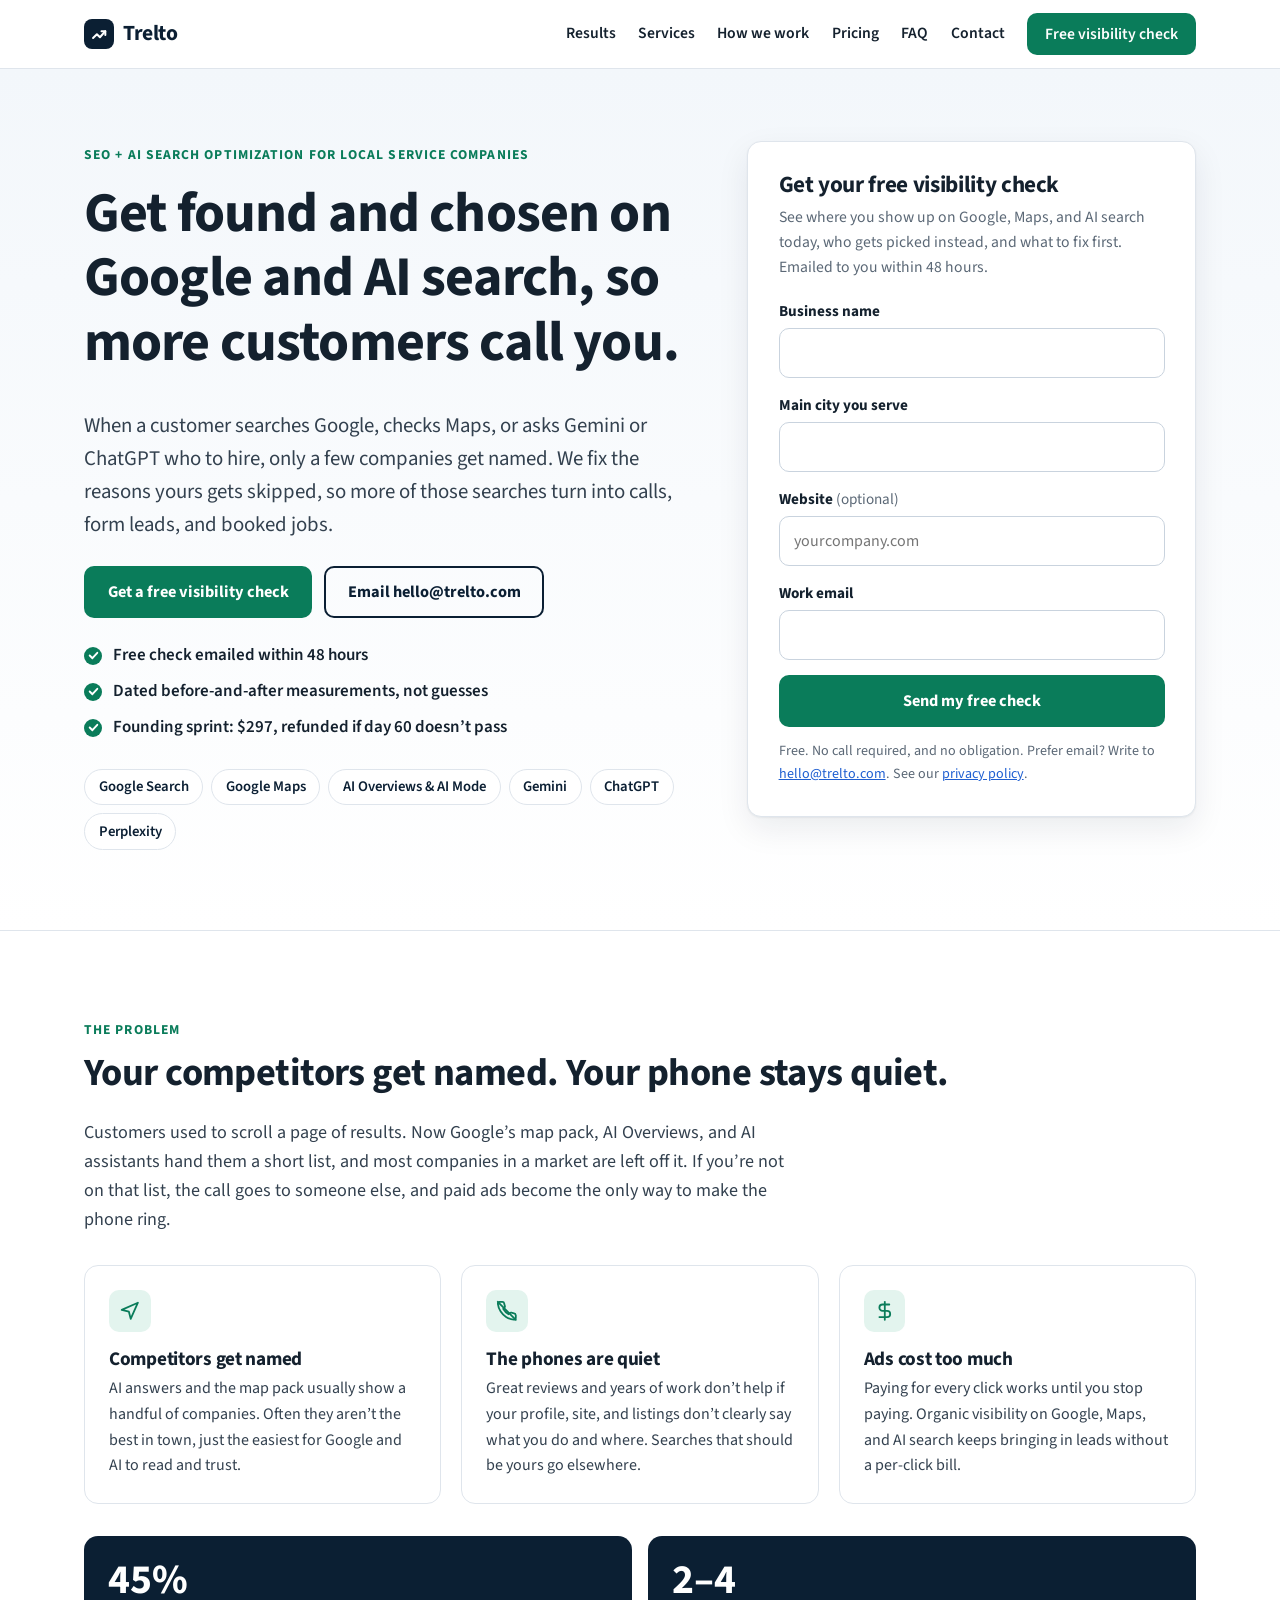
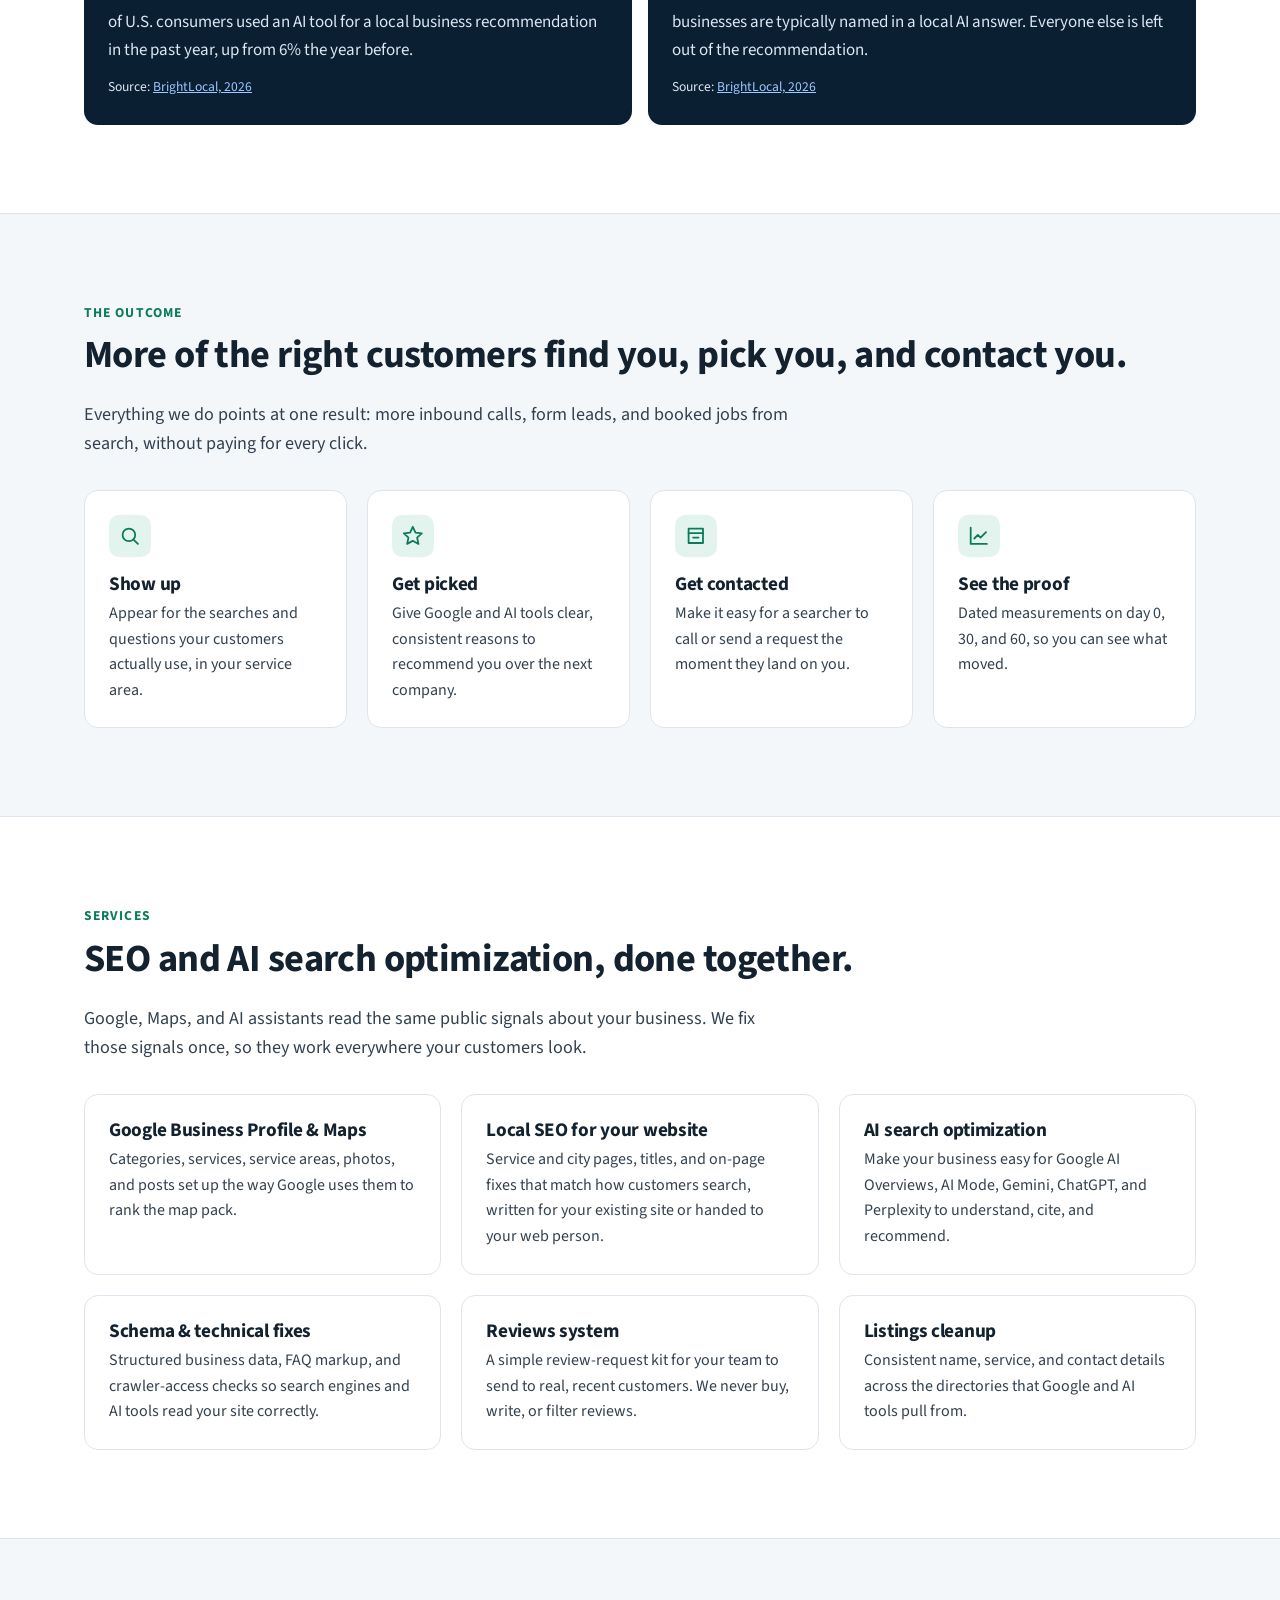
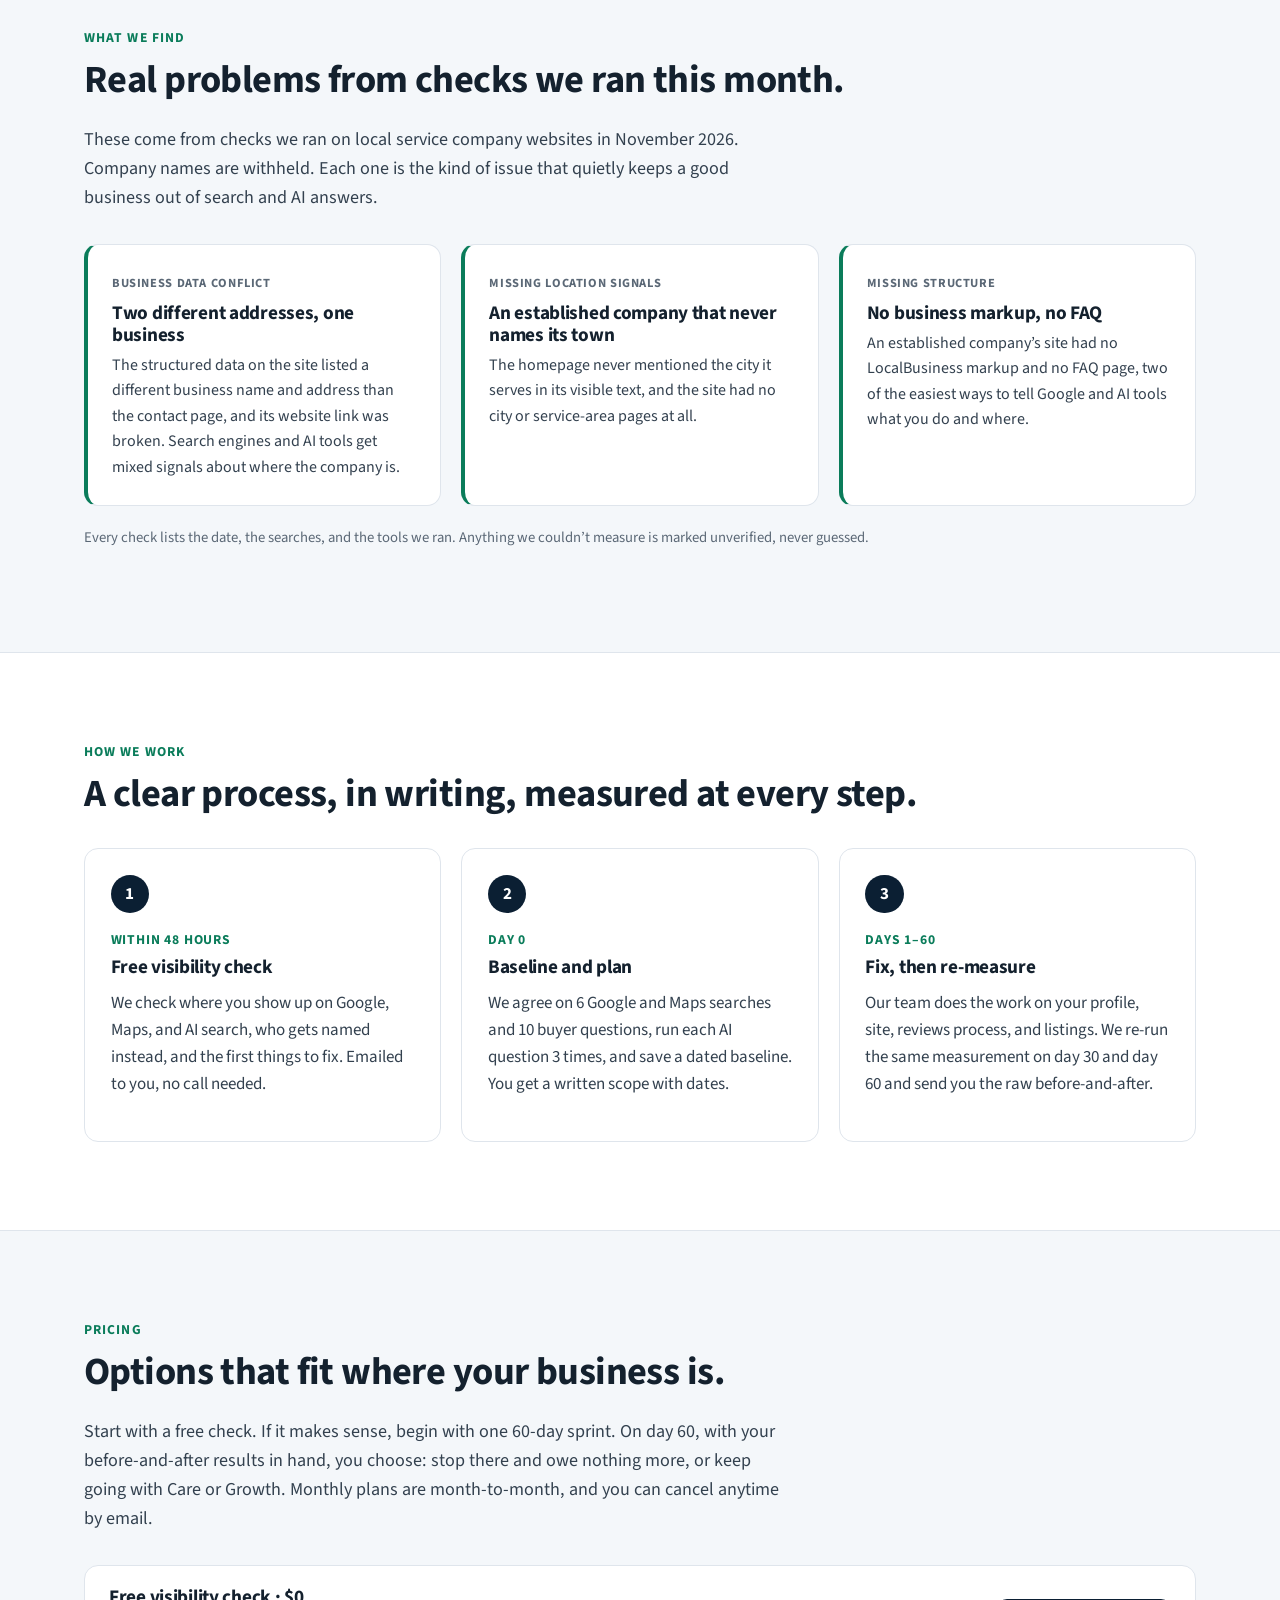
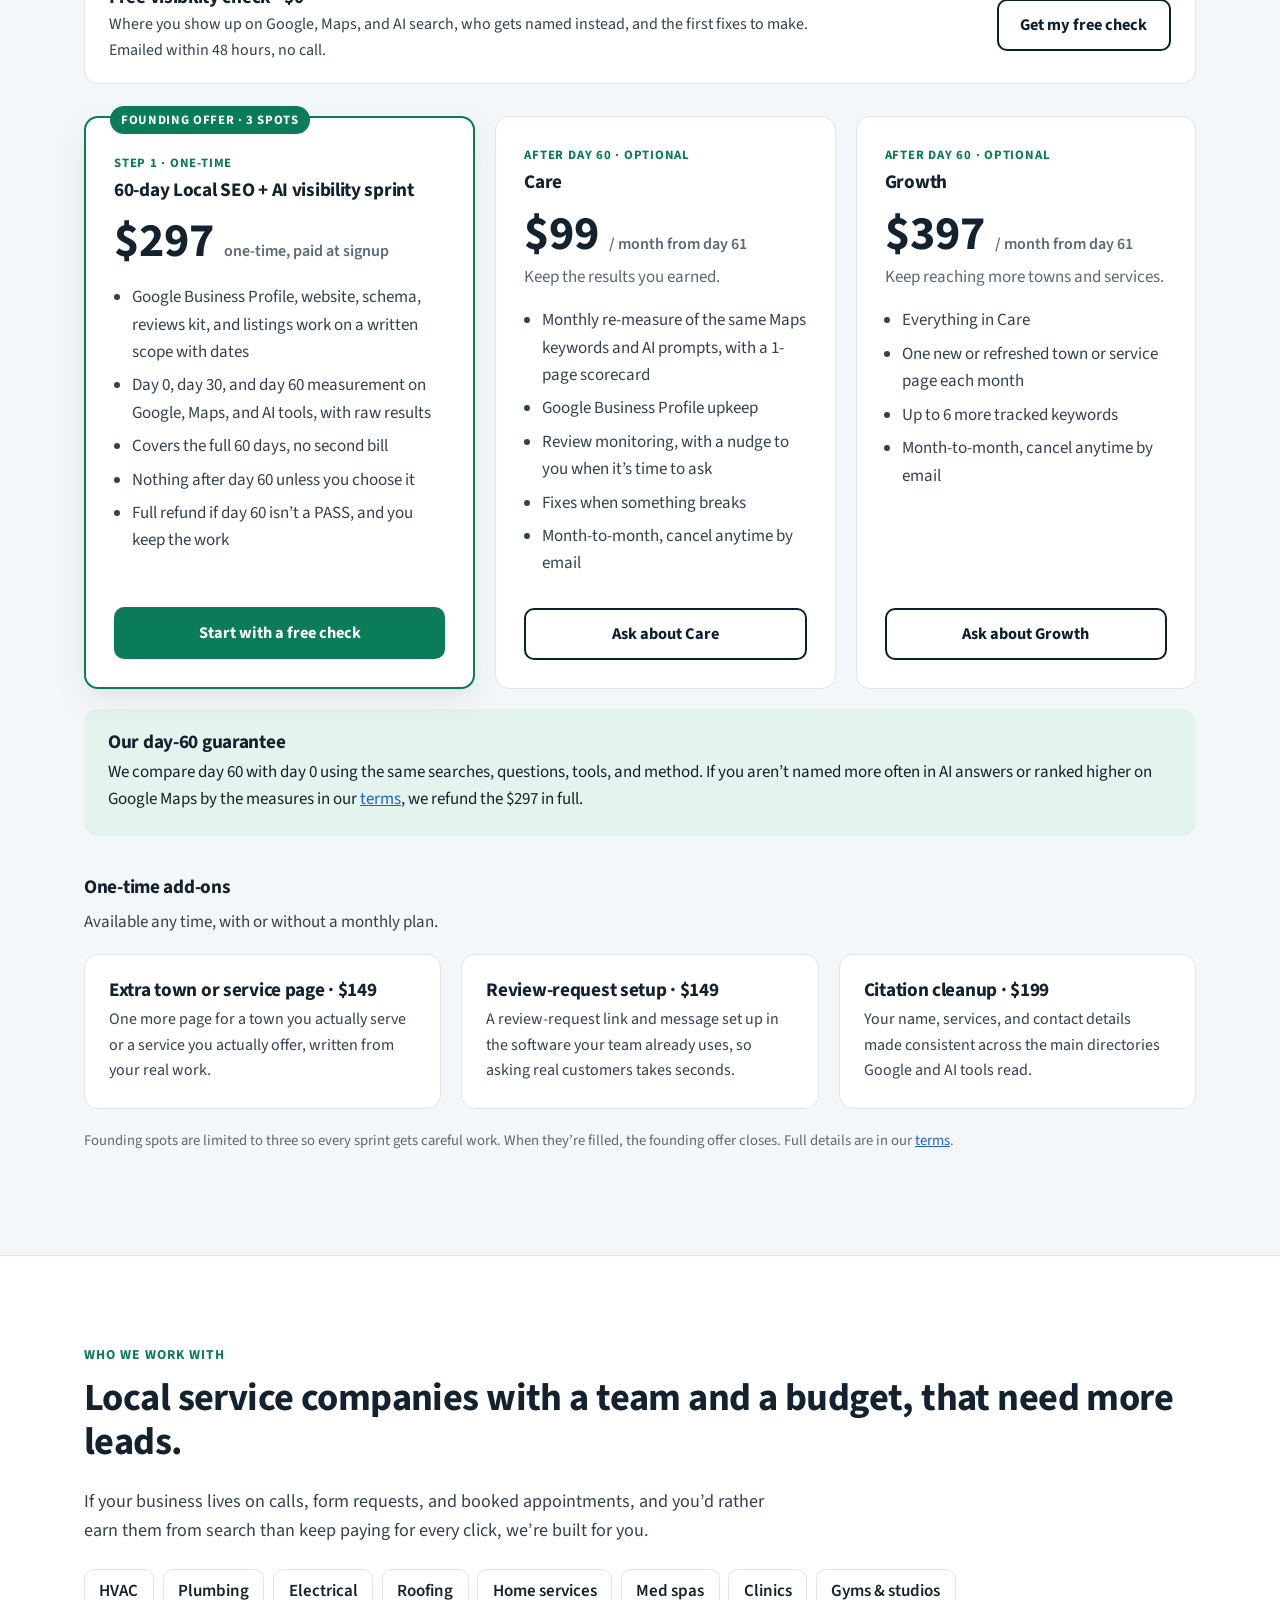
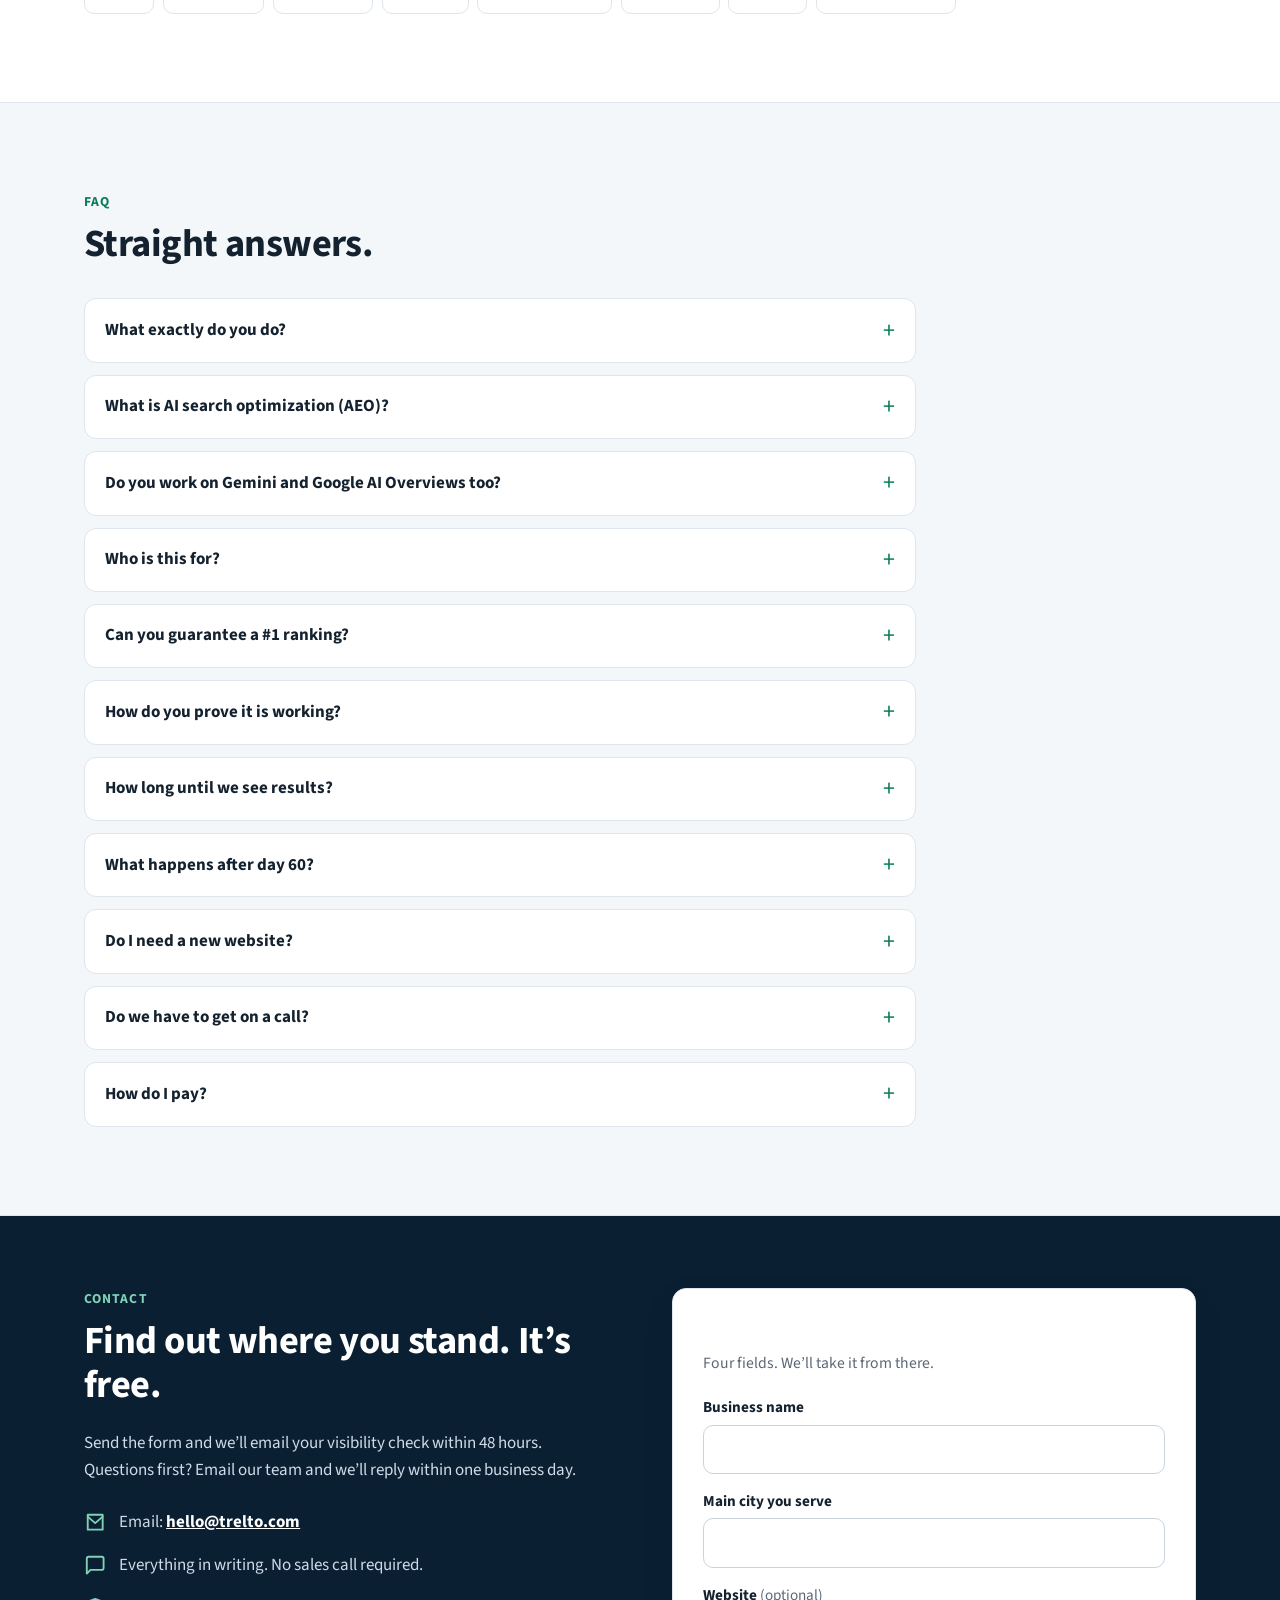
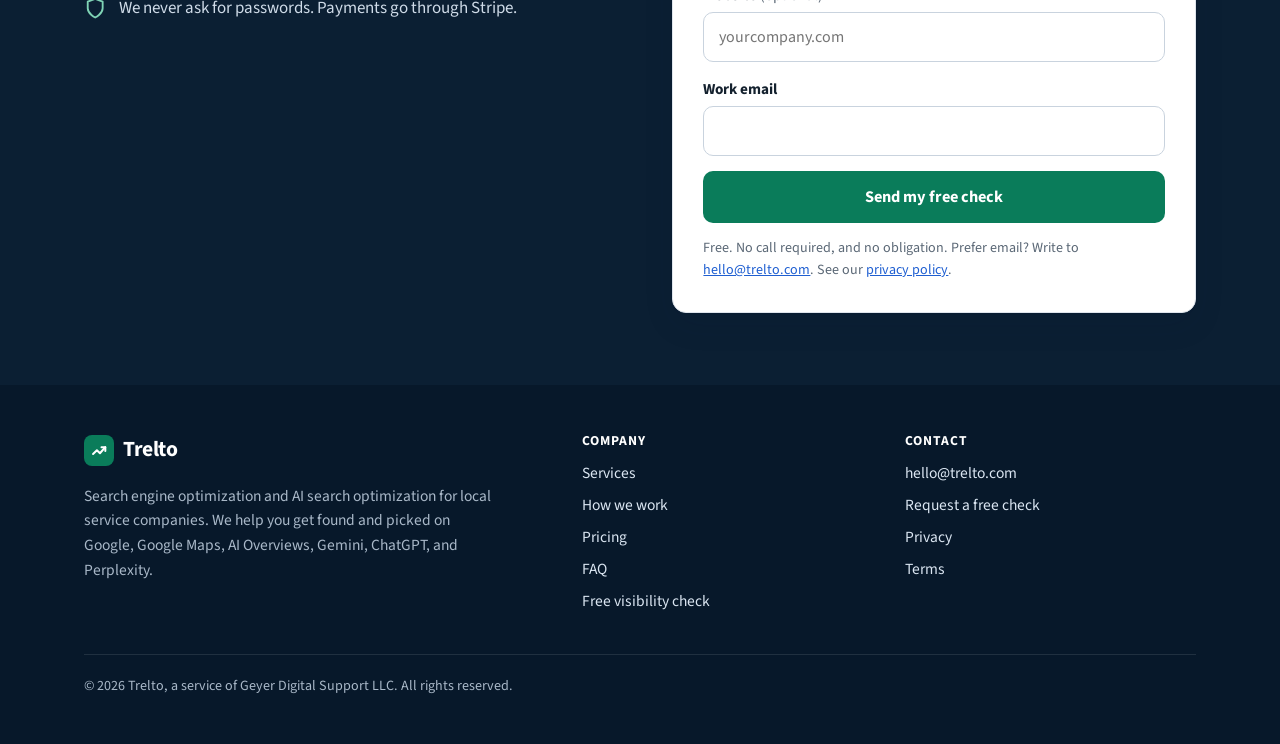
<file: index.html>
<!DOCTYPE html>
<html lang="en">
<head>
  <meta charset="utf-8">
  <meta name="viewport" content="width=device-width, initial-scale=1">
  <title>Trelto | SEO and AI search optimization for local service companies</title>
  <meta name="description" content="More calls and leads from Google Search, Google Maps, AI Overviews, Gemini, ChatGPT, and Perplexity. SEO and AI search optimization for local service companies, measured before and after. Free visibility check.">
  <link rel="canonical" href="https://trelto.com/">
  <meta name="theme-color" content="#0b1f33">
  <meta property="og:type" content="website">
  <meta property="og:site_name" content="Trelto">
  <meta property="og:title" content="Trelto | SEO and AI search optimization for local service companies">
  <meta property="og:description" content="More calls and leads from Google Search, Google Maps, AI Overviews, Gemini, ChatGPT, and Perplexity. SEO and AI search optimization for local service companies, measured before and after. Free visibility check.">
  <meta property="og:url" content="https://trelto.com/">
  <meta property="og:image" content="https://trelto.com/img/og.png">
  <meta property="og:image:width" content="1200">
  <meta property="og:image:height" content="630">
  <meta name="twitter:card" content="summary_large_image">
  <meta name="twitter:title" content="Trelto | SEO and AI search optimization for local service companies">
  <meta name="twitter:description" content="More calls and leads from Google Search, Google Maps, AI Overviews, Gemini, ChatGPT, and Perplexity. SEO and AI search optimization for local service companies, measured before and after. Free visibility check.">
  <meta name="twitter:image" content="https://trelto.com/img/og.png">
  <link rel="icon" href="/img/favicon.svg" type="image/svg+xml">
  <link rel="icon" href="/img/favicon.png" type="image/png" sizes="32x32">
  <link rel="apple-touch-icon" href="/img/apple-touch-icon.png">
  <link rel="preload" href="/fonts/source-sans-3.woff2" as="font" type="font/woff2" crossorigin>
  <link rel="stylesheet" href="/css/site.css">
  <script type="application/ld+json">
{
 "@context": "https://schema.org",
 "@graph": [
  {
   "@type": "ProfessionalService",
   "@id": "https://trelto.com/#org",
   "name": "Trelto",
   "legalName": "Geyer Digital Support LLC",
   "url": "https://trelto.com/",
   "email": "hello@trelto.com",
   "logo": "https://trelto.com/img/apple-touch-icon.png",
   "image": "https://trelto.com/img/og.png",
   "description": "Trelto provides search engine optimization and AI search optimization for local service companies, helping them get found and chosen on Google Search, Google Maps, Google AI Overviews and AI Mode, Gemini, ChatGPT, and Perplexity.",
   "areaServed": {
    "@type": "Country",
    "name": "United States"
   },
   "contactPoint": {
    "@type": "ContactPoint",
    "contactType": "sales",
    "email": "hello@trelto.com",
    "availableLanguage": "English"
   },
   "knowsAbout": [
    "Local SEO",
    "Search engine optimization",
    "Answer engine optimization",
    "Generative engine optimization",
    "Google Business Profile",
    "Google AI Overviews",
    "Gemini",
    "ChatGPT",
    "Perplexity",
    "Schema markup"
   ],
   "hasOfferCatalog": {
    "@type": "OfferCatalog",
    "name": "Services",
    "itemListElement": [
     {
      "@type": "Offer",
      "name": "Free visibility check",
      "price": "0",
      "priceCurrency": "USD",
      "itemOffered": {
       "@type": "Service",
       "name": "Free Google, Maps, and AI search visibility check"
      }
     },
     {
      "@type": "Offer",
      "name": "Founding Sprint",
      "price": "297",
      "priceCurrency": "USD",
      "description": "One-time 60-day local SEO and AI visibility sprint for up to three founding clients, $297 at signup, nothing owed after day 60 unless the client chooses a plan, refunded in full if the day-60 result is not a PASS as defined in the terms.",
      "itemOffered": {
       "@type": "Service",
       "name": "60-day local SEO and AI visibility sprint"
      }
     },
     {
      "@type": "Offer",
      "name": "Care",
      "price": "99",
      "priceCurrency": "USD",
      "description": "Optional, from day 61 after the 60-day sprint, month-to-month: monthly re-measure of the same Maps keywords and AI prompts with a 1-page scorecard, Google Business Profile upkeep, review monitoring and owner nudges, and fixes when something breaks.",
      "priceSpecification": {
       "@type": "UnitPriceSpecification",
       "price": "99",
       "priceCurrency": "USD",
       "unitText": "MONTH"
      },
      "itemOffered": {
       "@type": "Service",
       "name": "Monthly SEO and AI visibility care"
      }
     },
     {
      "@type": "Offer",
      "name": "Growth",
      "price": "397",
      "priceCurrency": "USD",
      "description": "Optional, from day 61, month-to-month: everything in Care plus one new or refreshed town or service page a month and up to 6 more tracked keywords.",
      "priceSpecification": {
       "@type": "UnitPriceSpecification",
       "price": "397",
       "priceCurrency": "USD",
       "unitText": "MONTH"
      },
      "itemOffered": {
       "@type": "Service",
       "name": "Monthly SEO and AI visibility growth"
      }
     },
     {
      "@type": "Offer",
      "name": "Extra town or service page",
      "price": "149",
      "priceCurrency": "USD",
      "itemOffered": {
       "@type": "Service",
       "name": "Additional town or service page (one-time)"
      }
     },
     {
      "@type": "Offer",
      "name": "Review-request setup",
      "price": "149",
      "priceCurrency": "USD",
      "itemOffered": {
       "@type": "Service",
       "name": "Review-request setup (one-time)"
      }
     },
     {
      "@type": "Offer",
      "name": "Citation cleanup",
      "price": "199",
      "priceCurrency": "USD",
      "itemOffered": {
       "@type": "Service",
       "name": "Citation cleanup (one-time)"
      }
     }
    ]
   }
  },
  {
   "@type": "WebSite",
   "@id": "https://trelto.com/#site",
   "url": "https://trelto.com/",
   "name": "Trelto",
   "publisher": {
    "@id": "https://trelto.com/#org"
   }
  },
  {
   "@type": "FAQPage",
   "mainEntity": [
    {
     "@type": "Question",
     "name": "What exactly do you do?",
     "acceptedAnswer": {
      "@type": "Answer",
      "text": "We do search engine optimization (SEO) and AI search optimization for local service companies. That means fixing the things that decide whether you show up and get picked when a customer searches: your Google Business Profile, your website pages and structured data, your reviews process, and the directory listings that Google and AI tools read. The goal is more calls, form leads, and booked jobs."
     }
    },
    {
     "@type": "Question",
     "name": "What is AI search optimization (AEO)?",
     "acceptedAnswer": {
      "@type": "Answer",
      "text": "Customers now ask Google AI Overviews, AI Mode, Gemini, ChatGPT, and Perplexity who to hire. Those tools usually name only a few companies. AI search optimization, also called answer engine optimization (AEO), is the work of making your business easy for those tools to find, trust, and recommend. It builds on the same foundations as local SEO."
     }
    },
    {
     "@type": "Question",
     "name": "Do you work on Gemini and Google AI Overviews too?",
     "acceptedAnswer": {
      "@type": "Answer",
      "text": "Yes. Google Search, Google Maps, AI Overviews, AI Mode, and Gemini all draw on your Google Business Profile, your website, and what the rest of the web says about you. We work on all of them, plus ChatGPT and Perplexity."
     }
    },
    {
     "@type": "Question",
     "name": "Who is this for?",
     "acceptedAnswer": {
      "@type": "Answer",
      "text": "Established local service companies with a team and a marketing budget that want more inbound leads: HVAC, plumbing, electrical, roofing, home services, med spas, clinics, gyms, and similar businesses."
     }
    },
    {
     "@type": "Question",
     "name": "Can you guarantee a #1 ranking?",
     "acceptedAnswer": {
      "@type": "Answer",
      "text": "No, and you should be careful with anyone who does. Google and the AI tools are run by other companies and their answers change. What we do promise is in writing: we measure agreed searches and questions on day 0 and day 60, and if the founding sprint does not pass, you get the $297 back and keep the work. The exact rule is in our terms."
     }
    },
    {
     "@type": "Question",
     "name": "How do you prove it is working?",
     "acceptedAnswer": {
      "@type": "Answer",
      "text": "Before we start, we agree on 6 Google Maps and Google searches and 10 buyer questions. We run each AI question 3 times, on the same tools, on day 0, day 30, and day 60, and send you the dated raw results. You see the before and after yourself."
     }
    },
    {
     "@type": "Question",
     "name": "How long until we see results?",
     "acceptedAnswer": {
      "@type": "Answer",
      "text": "Some fixes, like profile and website corrections, can show up within weeks. Rankings and AI answers usually take longer, and nothing is promised in the first 2 to 3 weeks. That is why the sprint runs 60 days and is measured at day 30 and day 60."
     }
    },
    {
     "@type": "Question",
     "name": "What happens after day 60?",
     "acceptedAnswer": {
      "@type": "Answer",
      "text": "You choose. The sprint is a one-time $297 and nothing is billed after day 60 unless you pick a plan. You can stop there, keep your results maintained with Care at $99 a month, or keep expanding with Growth at $397 a month. Both plans start on day 61, run month-to-month, and can be canceled anytime by email. One-time add-ons are available too."
     }
    },
    {
     "@type": "Question",
     "name": "Do I need a new website?",
     "acceptedAnswer": {
      "@type": "Answer",
      "text": "Usually not. We can make changes on your existing site with editor access, or send ready-to-paste pages and code to your web person. We never ask for passwords."
     }
    },
    {
     "@type": "Question",
     "name": "Do we have to get on a call?",
     "acceptedAnswer": {
      "@type": "Answer",
      "text": "No. Most clients prefer email, so your team is not pulled off jobs. Everything, including reports, is in writing."
     }
    },
    {
     "@type": "Question",
     "name": "How do I pay?",
     "acceptedAnswer": {
      "@type": "Answer",
      "text": "By a secure Stripe payment link we send by email, once you decide to start. There is nothing to buy on this site."
     }
    }
   ]
  }
 ]
}
  </script>
</head>
<body class="has-mcta">
  <a class="skip-link" href="#main">Skip to content</a>
  <header class="hdr">
    <div class="wrap hdr-in">
      <a class="brand" href="/" aria-current="page"><span class="brand-mark" aria-hidden="true"><svg viewBox="0 0 24 24" fill="none" stroke="#fff" stroke-width="2.6" stroke-linecap="round" stroke-linejoin="round"><path d="M4 17l5-5 4 4 7-8"/><path d="M15 8h5v5"/></svg></span>Trelto</a>
      <button class="nav-toggle" type="button" aria-expanded="false" aria-controls="site-nav">Menu</button>
      <nav id="site-nav" class="nav" aria-label="Primary">
        <ul>
          <li><a href="#results">Results</a></li>
          <li><a href="#services">Services</a></li>
          <li><a href="#process">How we work</a></li>
          <li><a href="#pricing">Pricing</a></li>
          <li><a href="#faq">FAQ</a></li>
          <li><a href="#contact">Contact</a></li>
          <li><a class="btn btn-primary btn-sm" href="/check.html">Free visibility check</a></li>
        </ul>
      </nav>
    </div>
  </header>

  <main id="main">
    <section class="hero">
      <div class="wrap hero-grid">
        <div>
          <p class="eyebrow">SEO + AI search optimization for local service companies</p>
          <h1>Get found and chosen on Google and AI search, so more customers call you.</h1>
          <p class="lede">When a customer searches Google, checks Maps, or asks Gemini or ChatGPT who to hire, only a few companies get named. We fix the reasons yours gets skipped, so more of those searches turn into calls, form leads, and booked jobs.</p>
          <div class="btn-row" style="margin-top:1.5rem">
            <a class="btn btn-primary" href="#check">Get a free visibility check</a>
            <a class="btn btn-line" href="mailto:hello@trelto.com">Email hello@trelto.com</a>
          </div>
          <ul class="ticks">
            <li>Free check emailed within 48 hours</li>
            <li>Dated before-and-after measurements, not guesses</li>
            <li>Founding sprint: $297, refunded if day 60 doesn’t pass</li>
          </ul>
          <ul class="surfaces" aria-label="Where we optimize">
            <li>Google Search</li><li>Google Maps</li><li>AI Overviews &amp; AI Mode</li><li>Gemini</li><li>ChatGPT</li><li>Perplexity</li>
          </ul>
        </div>
        <div id="check">
        <div class="card form-card">
          <h2>Get your free visibility check</h2>
          <p class="sub">See where you show up on Google, Maps, and AI search today, who gets picked instead, and what to fix first. Emailed to you within 48 hours.</p>
          <form id="hero-form" class="lead-form" action="https://docs.google.com/forms/d/e/1FAIpQLSfiXb2_5INHkdyZIx4iiaGcBwsXhBwLexnzhgTc-SILpId0uQ/formResponse" method="post" data-entry-business="entry.1043155742" data-entry-city="entry.1770265906" data-entry-website="entry.1858135931" data-entry-email="entry.357266130" novalidate>
            <div class="field"><label for="hero-form-business">Business name</label><input id="hero-form-business" name="business" type="text" required autocomplete="organization"></div>
            <div class="field"><label for="hero-form-city">Main city you serve</label><input id="hero-form-city" name="city" type="text" required autocomplete="address-level2"></div>
            <div class="field"><label for="hero-form-website">Website <span class="hint">(optional)</span></label><input id="hero-form-website" name="website" type="text" inputmode="url" autocomplete="url" placeholder="yourcompany.com"></div>
            <div class="field"><label for="hero-form-email">Work email</label><input id="hero-form-email" name="email" type="email" required autocomplete="email"></div>
            <div class="hp" aria-hidden="true"><label for="hero-form-hp">Leave blank</label><input id="hero-form-hp" name="company_website_confirm" type="text" tabindex="-1" autocomplete="off"></div>
            <button class="btn btn-primary btn-block" type="submit">Send my free check</button>
            <p class="form-status" role="status" aria-live="polite"></p>
            <p class="form-fine">Free. No call required, and no obligation. Prefer email? Write to <a href="mailto:hello@trelto.com?subject=Free%20visibility%20check">hello@trelto.com</a>. See our <a href="/privacy.html">privacy policy</a>.</p>
          </form>
        </div>
        </div>
      </div>
    </section>

    <section id="problem" class="section">
      <div class="wrap">
        <p class="kicker">The problem</p>
        <h2>Your competitors get named. Your phone stays quiet.</h2>
        <p class="intro">Customers used to scroll a page of results. Now Google’s map pack, AI Overviews, and AI assistants hand them a short list, and most companies in a market are left off it. If you’re not on that list, the call goes to someone else, and paid ads become the only way to make the phone ring.</p>
        <div class="grid g3">
          <article class="tile"><span class="icon" aria-hidden="true"><svg viewBox="0 0 24 24" fill="none" stroke-width="2" stroke-linecap="round" stroke-linejoin="round"><path d="M3 11l18-8-8 18-2-8-8-2z"/></svg></span><h3>Competitors get named</h3><p>AI answers and the map pack usually show a handful of companies. Often they aren’t the best in town, just the easiest for Google and AI to read and trust.</p></article>
          <article class="tile"><span class="icon" aria-hidden="true"><svg viewBox="0 0 24 24" fill="none" stroke-width="2" stroke-linecap="round" stroke-linejoin="round"><path d="M22 16.9v3a2 2 0 0 1-2.2 2 19.8 19.8 0 0 1-8.6-3.1 19.5 19.5 0 0 1-6-6A19.8 19.8 0 0 1 2.1 4.2 2 2 0 0 1 4.1 2h3a2 2 0 0 1 2 1.7c.1.9.4 1.8.7 2.7a2 2 0 0 1-.5 2.1L8 9.8a16 16 0 0 0 6 6l1.3-1.3a2 2 0 0 1 2.1-.4c.9.3 1.8.6 2.7.7a2 2 0 0 1 1.7 2z"/><path d="M2 2l20 20"/></svg></span><h3>The phones are quiet</h3><p>Great reviews and years of work don’t help if your profile, site, and listings don’t clearly say what you do and where. Searches that should be yours go elsewhere.</p></article>
          <article class="tile"><span class="icon" aria-hidden="true"><svg viewBox="0 0 24 24" fill="none" stroke-width="2" stroke-linecap="round" stroke-linejoin="round"><path d="M12 2v20"/><path d="M17 5H9.5a3.5 3.5 0 0 0 0 7h5a3.5 3.5 0 0 1 0 7H6"/></svg></span><h3>Ads cost too much</h3><p>Paying for every click works until you stop paying. Organic visibility on Google, Maps, and AI search keeps bringing in leads without a per-click bill.</p></article>
        </div>
        <div class="stats">
          <div class="stat"><b>45%</b><p>of U.S. consumers used an AI tool for a local business recommendation in the past year, up from 6% the year before.</p><cite>Source: <a href="https://www.brightlocal.com/research/lcrs-ai-trust/" rel="noopener">BrightLocal, 2026</a></cite></div>
          <div class="stat"><b>2–4</b><p>businesses are typically named in a local AI answer. Everyone else is left out of the recommendation.</p><cite>Source: <a href="https://www.brightlocal.com/research/local-ai-visibility-study/" rel="noopener">BrightLocal, 2026</a></cite></div>
        </div>
      </div>
    </section>

    <section id="results" class="section soft">
      <div class="wrap">
        <p class="kicker">The outcome</p>
        <h2>More of the right customers find you, pick you, and contact you.</h2>
        <p class="intro">Everything we do points at one result: more inbound calls, form leads, and booked jobs from search, without paying for every click.</p>
        <div class="grid g4">
          <article class="tile"><span class="icon" aria-hidden="true"><svg viewBox="0 0 24 24" fill="none" stroke-width="2" stroke-linecap="round" stroke-linejoin="round"><circle cx="11" cy="11" r="7"/><path d="M21 21l-4.3-4.3"/></svg></span><h3>Show up</h3><p>Appear for the searches and questions your customers actually use, in your service area.</p></article>
          <article class="tile"><span class="icon" aria-hidden="true"><svg viewBox="0 0 24 24" fill="none" stroke-width="2" stroke-linecap="round" stroke-linejoin="round"><path d="M12 2l3 6.5 7 .8-5.2 4.8 1.5 7L12 17.6 5.7 21l1.5-7L2 9.3l7-.8z"/></svg></span><h3>Get picked</h3><p>Give Google and AI tools clear, consistent reasons to recommend you over the next company.</p></article>
          <article class="tile"><span class="icon" aria-hidden="true"><svg viewBox="0 0 24 24" fill="none" stroke-width="2" stroke-linecap="round" stroke-linejoin="round"><path d="M4 4h16v16H4z"/><path d="M4 9h16"/><path d="M9 14h6"/></svg></span><h3>Get contacted</h3><p>Make it easy for a searcher to call or send a request the moment they land on you.</p></article>
          <article class="tile"><span class="icon" aria-hidden="true"><svg viewBox="0 0 24 24" fill="none" stroke-width="2" stroke-linecap="round" stroke-linejoin="round"><path d="M3 3v18h18"/><path d="M7 15l4-4 3 3 6-6"/></svg></span><h3>See the proof</h3><p>Dated measurements on day 0, 30, and 60, so you can see what moved.</p></article>
        </div>
      </div>
    </section>

    <section id="services" class="section">
      <div class="wrap">
        <p class="kicker">Services</p>
        <h2>SEO and AI search optimization, done together.</h2>
        <p class="intro">Google, Maps, and AI assistants read the same public signals about your business. We fix those signals once, so they work everywhere your customers look.</p>
        <div class="grid g3">
          <article class="tile"><h3>Google Business Profile &amp; Maps</h3><p>Categories, services, service areas, photos, and posts set up the way Google uses them to rank the map pack.</p></article>
          <article class="tile"><h3>Local SEO for your website</h3><p>Service and city pages, titles, and on-page fixes that match how customers search, written for your existing site or handed to your web person.</p></article>
          <article class="tile"><h3>AI search optimization</h3><p>Make your business easy for Google AI Overviews, AI Mode, Gemini, ChatGPT, and Perplexity to understand, cite, and recommend.</p></article>
          <article class="tile"><h3>Schema &amp; technical fixes</h3><p>Structured business data, FAQ markup, and crawler-access checks so search engines and AI tools read your site correctly.</p></article>
          <article class="tile"><h3>Reviews system</h3><p>A simple review-request kit for your team to send to real, recent customers. We never buy, write, or filter reviews.</p></article>
          <article class="tile"><h3>Listings cleanup</h3><p>Consistent name, service, and contact details across the directories that Google and AI tools pull from.</p></article>
        </div>
      </div>
    </section>

    <section id="findings" class="section soft">
      <div class="wrap">
        <p class="kicker">What we find</p>
        <h2>Real problems from checks we ran this month.</h2>
        <p class="intro">These come from checks we ran on local service company websites in November 2026. Company names are withheld. Each one is the kind of issue that quietly keeps a good business out of search and AI answers.</p>
        <div class="grid g3">
          <article class="tile finding"><span class="tag">Business data conflict</span><h3>Two different addresses, one business</h3><p>The structured data on the site listed a different business name and address than the contact page, and its website link was broken. Search engines and AI tools get mixed signals about where the company is.</p></article>
          <article class="tile finding"><span class="tag">Missing location signals</span><h3>An established company that never names its town</h3><p>The homepage never mentioned the city it serves in its visible text, and the site had no city or service-area pages at all.</p></article>
          <article class="tile finding"><span class="tag">Missing structure</span><h3>No business markup, no FAQ</h3><p>An established company’s site had no LocalBusiness markup and no FAQ page, two of the easiest ways to tell Google and AI tools what you do and where.</p></article>
        </div>
        <p class="note-line">Every check lists the date, the searches, and the tools we ran. Anything we couldn’t measure is marked unverified, never guessed.</p>
      </div>
    </section>

    <section id="process" class="section">
      <div class="wrap">
        <p class="kicker">How we work</p>
        <h2>A clear process, in writing, measured at every step.</h2>
        <ol class="steps">
          <li><span class="when">Within 48 hours</span><h3>Free visibility check</h3><p>We check where you show up on Google, Maps, and AI search, who gets named instead, and the first things to fix. Emailed to you, no call needed.</p></li>
          <li><span class="when">Day 0</span><h3>Baseline and plan</h3><p>We agree on 6 Google and Maps searches and 10 buyer questions, run each AI question 3 times, and save a dated baseline. You get a written scope with dates.</p></li>
          <li><span class="when">Days 1–60</span><h3>Fix, then re-measure</h3><p>Our team does the work on your profile, site, reviews process, and listings. We re-run the same measurement on day 30 and day 60 and send you the raw before-and-after.</p></li>
        </ol>
      </div>
    </section>

    <section id="pricing" class="section soft">
      <div class="wrap">
        <p class="kicker">Pricing</p>
        <h2>Options that fit where your business is.</h2>
        <p class="intro">Start with a free check. If it makes sense, begin with one 60-day sprint. On day 60, with your before-and-after results in hand, you choose: stop there and owe nothing more, or keep going with Care or Growth. Monthly plans are month-to-month, and you can cancel anytime by email.</p>
        <div class="free-strip">
          <div><h3>Free visibility check · $0</h3><p>Where you show up on Google, Maps, and AI search, who gets named instead, and the first fixes to make. Emailed within 48 hours, no call.</p></div>
          <a class="btn btn-line" href="#check">Get my free check</a>
        </div>
        <div class="plans">
          <div class="price-card feature">
            <span class="badge">Founding offer · 3 spots</span>
            <p class="plan-tag">Step 1 · One-time</p>
            <h3>60-day Local SEO + AI visibility sprint</h3>
            <p class="price">$297 <small>one-time, paid at signup</small></p>
            <ul>
              <li>Google Business Profile, website, schema, reviews kit, and listings work on a written scope with dates</li>
              <li>Day 0, day 30, and day 60 measurement on Google, Maps, and AI tools, with raw results</li>
              <li>Covers the full 60 days, no second bill</li>
              <li>Nothing after day 60 unless you choose it</li>
              <li>Full refund if day 60 isn’t a PASS, and you keep the work</li>
            </ul>
            <a class="btn btn-primary" href="#check">Start with a free check</a>
          </div>
          <div class="price-card">
            <p class="plan-tag">After day 60 · Optional</p>
            <h3>Care</h3>
            <p class="price">$99 <small>/ month from day 61</small></p>
            <p class="plan-sub">Keep the results you earned.</p>
            <ul>
              <li>Monthly re-measure of the same Maps keywords and AI prompts, with a 1-page scorecard</li>
              <li>Google Business Profile upkeep</li>
              <li>Review monitoring, with a nudge to you when it’s time to ask</li>
              <li>Fixes when something breaks</li>
              <li>Month-to-month, cancel anytime by email</li>
            </ul>
            <a class="btn btn-line" href="mailto:hello@trelto.com?subject=Question%20about%20Care">Ask about Care</a>
          </div>
          <div class="price-card">
            <p class="plan-tag">After day 60 · Optional</p>
            <h3>Growth</h3>
            <p class="price">$397 <small>/ month from day 61</small></p>
            <p class="plan-sub">Keep reaching more towns and services.</p>
            <ul>
              <li>Everything in Care</li>
              <li>One new or refreshed town or service page each month</li>
              <li>Up to 6 more tracked keywords</li>
              <li>Month-to-month, cancel anytime by email</li>
            </ul>
            <a class="btn btn-line" href="mailto:hello@trelto.com?subject=Question%20about%20Growth">Ask about Growth</a>
          </div>
        </div>
        <div class="guarantee">
          <h3>Our day-60 guarantee</h3>
          <p>We compare day 60 with day 0 using the same searches, questions, tools, and method. If you aren’t named more often in AI answers or ranked higher on Google Maps by the measures in our <a href="/terms.html">terms</a>, we refund the $297 in full.</p>
        </div>
        <h3 style="margin-top:2.5rem">One-time add-ons</h3>
        <p>Available any time, with or without a monthly plan.</p>
        <div class="grid g3" style="margin-top:1rem">
          <article class="tile"><h3>Extra town or service page · $149</h3><p>One more page for a town you actually serve or a service you actually offer, written from your real work.</p></article>
          <article class="tile"><h3>Review-request setup · $149</h3><p>A review-request link and message set up in the software your team already uses, so asking real customers takes seconds.</p></article>
          <article class="tile"><h3>Citation cleanup · $199</h3><p>Your name, services, and contact details made consistent across the main directories Google and AI tools read.</p></article>
        </div>
        <p class="note-line">Founding spots are limited to three so every sprint gets careful work. When they’re filled, the founding offer closes. Full details are in our <a href="/terms.html">terms</a>.</p>
      </div>
    </section>

    <section id="who" class="section">
      <div class="wrap">
        <p class="kicker">Who we work with</p>
        <h2>Local service companies with a team and a budget, that need more leads.</h2>
        <p class="intro">If your business lives on calls, form requests, and booked appointments, and you’d rather earn them from search than keep paying for every click, we’re built for you.</p>
        <ul class="chips">
          <li>HVAC</li><li>Plumbing</li><li>Electrical</li><li>Roofing</li><li>Home services</li><li>Med spas</li><li>Clinics</li><li>Gyms &amp; studios</li>
        </ul>
      </div>
    </section>

    <section id="faq" class="section soft">
      <div class="wrap">
        <p class="kicker">FAQ</p>
        <h2>Straight answers.</h2>
        <div class="faq">
          <details><summary>What exactly do you do?</summary><p>We do search engine optimization (SEO) and AI search optimization for local service companies. That means fixing the things that decide whether you show up and get picked when a customer searches: your Google Business Profile, your website pages and structured data, your reviews process, and the directory listings that Google and AI tools read. The goal is more calls, form leads, and booked jobs.</p></details>
          <details><summary>What is AI search optimization (AEO)?</summary><p>Customers now ask Google AI Overviews, AI Mode, Gemini, ChatGPT, and Perplexity who to hire. Those tools usually name only a few companies. AI search optimization, also called answer engine optimization (AEO), is the work of making your business easy for those tools to find, trust, and recommend. It builds on the same foundations as local SEO.</p></details>
          <details><summary>Do you work on Gemini and Google AI Overviews too?</summary><p>Yes. Google Search, Google Maps, AI Overviews, AI Mode, and Gemini all draw on your Google Business Profile, your website, and what the rest of the web says about you. We work on all of them, plus ChatGPT and Perplexity.</p></details>
          <details><summary>Who is this for?</summary><p>Established local service companies with a team and a marketing budget that want more inbound leads: HVAC, plumbing, electrical, roofing, home services, med spas, clinics, gyms, and similar businesses.</p></details>
          <details><summary>Can you guarantee a #1 ranking?</summary><p>No, and you should be careful with anyone who does. Google and the AI tools are run by other companies and their answers change. What we do promise is in writing: we measure agreed searches and questions on day 0 and day 60, and if the founding sprint does not pass, you get the $297 back and keep the work. The exact rule is in our terms.</p></details>
          <details><summary>How do you prove it is working?</summary><p>Before we start, we agree on 6 Google Maps and Google searches and 10 buyer questions. We run each AI question 3 times, on the same tools, on day 0, day 30, and day 60, and send you the dated raw results. You see the before and after yourself.</p></details>
          <details><summary>How long until we see results?</summary><p>Some fixes, like profile and website corrections, can show up within weeks. Rankings and AI answers usually take longer, and nothing is promised in the first 2 to 3 weeks. That is why the sprint runs 60 days and is measured at day 30 and day 60.</p></details>
          <details><summary>What happens after day 60?</summary><p>You choose. The sprint is a one-time $297 and nothing is billed after day 60 unless you pick a plan. You can stop there, keep your results maintained with Care at $99 a month, or keep expanding with Growth at $397 a month. Both plans start on day 61, run month-to-month, and can be canceled anytime by email. One-time add-ons are available too.</p></details>
          <details><summary>Do I need a new website?</summary><p>Usually not. We can make changes on your existing site with editor access, or send ready-to-paste pages and code to your web person. We never ask for passwords.</p></details>
          <details><summary>Do we have to get on a call?</summary><p>No. Most clients prefer email, so your team is not pulled off jobs. Everything, including reports, is in writing.</p></details>
          <details><summary>How do I pay?</summary><p>By a secure Stripe payment link we send by email, once you decide to start. There is nothing to buy on this site.</p></details>
        </div>
      </div>
    </section>

    <section id="contact" class="cta" aria-labelledby="contact-title">
      <div class="wrap cta-grid">
        <div>
          <p class="kicker" style="color:#7fd3b5">Contact</p>
          <h2 id="contact-title">Find out where you stand. It’s free.</h2>
          <p>Send the form and we’ll email your visibility check within 48 hours. Questions first? Email our team and we’ll reply within one business day.</p>
          <ul class="contact-list">
            <li><svg viewBox="0 0 24 24" fill="none" stroke-width="2" stroke-linecap="round" stroke-linejoin="round" aria-hidden="true"><path d="M4 4h16v16H4z"/><path d="M4 6l8 7 8-7"/></svg><span>Email: <a href="mailto:hello@trelto.com">hello@trelto.com</a></span></li>
            <li><svg viewBox="0 0 24 24" fill="none" stroke-width="2" stroke-linecap="round" stroke-linejoin="round" aria-hidden="true"><path d="M21 15a2 2 0 0 1-2 2H7l-4 4V5a2 2 0 0 1 2-2h14a2 2 0 0 1 2 2z"/></svg><span>Everything in writing. No sales call required.</span></li>
            <li><svg viewBox="0 0 24 24" fill="none" stroke-width="2" stroke-linecap="round" stroke-linejoin="round" aria-hidden="true"><path d="M12 22s8-4 8-10V5l-8-3-8 3v7c0 6 8 10 8 10z"/></svg><span>We never ask for passwords. Payments go through Stripe.</span></li>
          </ul>
        </div>
        <div class="card form-card">
          <h2>Request your free check</h2>
          <p class="sub">Four fields. We’ll take it from there.</p>
          <form id="contact-form" class="lead-form" action="https://docs.google.com/forms/d/e/1FAIpQLSfiXb2_5INHkdyZIx4iiaGcBwsXhBwLexnzhgTc-SILpId0uQ/formResponse" method="post" data-entry-business="entry.1043155742" data-entry-city="entry.1770265906" data-entry-website="entry.1858135931" data-entry-email="entry.357266130" novalidate>
            <div class="field"><label for="contact-form-business">Business name</label><input id="contact-form-business" name="business" type="text" required autocomplete="organization"></div>
            <div class="field"><label for="contact-form-city">Main city you serve</label><input id="contact-form-city" name="city" type="text" required autocomplete="address-level2"></div>
            <div class="field"><label for="contact-form-website">Website <span class="hint">(optional)</span></label><input id="contact-form-website" name="website" type="text" inputmode="url" autocomplete="url" placeholder="yourcompany.com"></div>
            <div class="field"><label for="contact-form-email">Work email</label><input id="contact-form-email" name="email" type="email" required autocomplete="email"></div>
            <div class="hp" aria-hidden="true"><label for="contact-form-hp">Leave blank</label><input id="contact-form-hp" name="company_website_confirm" type="text" tabindex="-1" autocomplete="off"></div>
            <button class="btn btn-primary btn-block" type="submit">Send my free check</button>
            <p class="form-status" role="status" aria-live="polite"></p>
            <p class="form-fine">Free. No call required, and no obligation. Prefer email? Write to <a href="mailto:hello@trelto.com?subject=Free%20visibility%20check">hello@trelto.com</a>. See our <a href="/privacy.html">privacy policy</a>.</p>
          </form>
        </div>
      </div>
    </section>
  </main>
  <footer class="ftr">
    <div class="wrap">
      <div class="ftr-grid">
        <div>
          <a class="brand" href="/"><span class="brand-mark" aria-hidden="true"><svg viewBox="0 0 24 24" fill="none" stroke="#fff" stroke-width="2.6" stroke-linecap="round" stroke-linejoin="round"><path d="M4 17l5-5 4 4 7-8"/><path d="M15 8h5v5"/></svg></span>Trelto</a>
          <p style="margin-top:1rem;max-width:26rem">Search engine optimization and AI search optimization for local service companies. We help you get found and picked on Google, Google Maps, AI Overviews, Gemini, ChatGPT, and Perplexity.</p>
        </div>
        <div>
          <h2>Company</h2>
          <ul>
            <li><a href="/#services">Services</a></li>
            <li><a href="/#process">How we work</a></li>
            <li><a href="/#pricing">Pricing</a></li>
            <li><a href="/#faq">FAQ</a></li>
            <li><a href="/check.html">Free visibility check</a></li>
          </ul>
        </div>
        <div>
          <h2>Contact</h2>
          <ul>
            <li><a href="mailto:hello@trelto.com">hello@trelto.com</a></li>
            <li><a href="/check.html">Request a free check</a></li>
            <li><a href="/privacy.html">Privacy</a></li>
            <li><a href="/terms.html">Terms</a></li>
          </ul>
        </div>
      </div>
      <p class="ftr-legal">© 2026 Trelto, a service of Geyer Digital Support LLC. All rights reserved.</p>
    </div>
  </footer>
  <div class="mobile-cta">
    <a class="btn btn-primary" href="/check.html">Free check</a>
    <a class="btn btn-line" href="mailto:hello@trelto.com">Email us</a>
  </div>
  <script src="/js/site.js" defer></script>
</body>
</html>
</file>
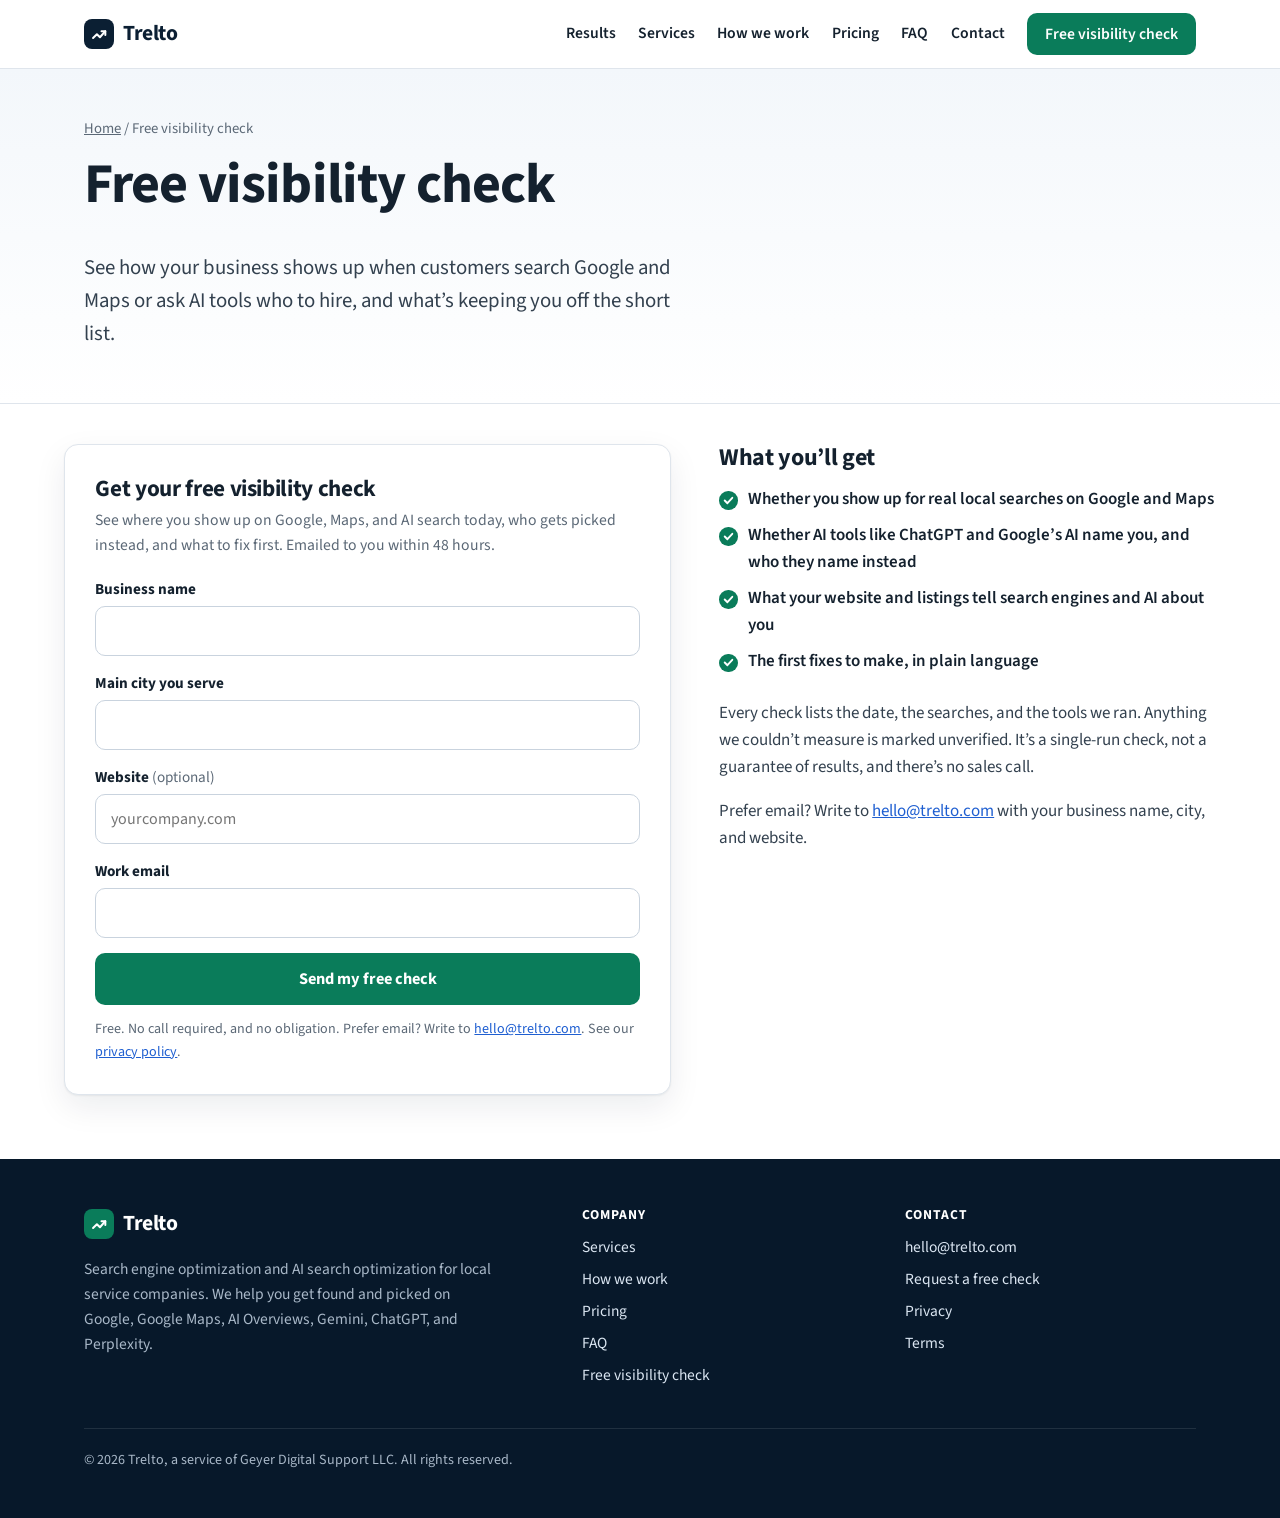
<file: check.html>
<!DOCTYPE html>
<html lang="en">
<head>
  <meta charset="utf-8">
  <meta name="viewport" content="width=device-width, initial-scale=1">
  <title>Free Google and AI search visibility check | Trelto</title>
  <meta name="description" content="Free check for local service companies: where you show up on Google, Google Maps, AI Overviews, Gemini, ChatGPT, and Perplexity, who gets named instead, and what to fix first. Emailed within 48 hours.">
  <link rel="canonical" href="https://trelto.com/check.html">
  <meta name="theme-color" content="#0b1f33">
  <meta property="og:type" content="website">
  <meta property="og:site_name" content="Trelto">
  <meta property="og:title" content="Free Google and AI search visibility check | Trelto">
  <meta property="og:description" content="Free check for local service companies: where you show up on Google, Google Maps, AI Overviews, Gemini, ChatGPT, and Perplexity, who gets named instead, and what to fix first. Emailed within 48 hours.">
  <meta property="og:url" content="https://trelto.com/check.html">
  <meta property="og:image" content="https://trelto.com/img/og.png">
  <meta property="og:image:width" content="1200">
  <meta property="og:image:height" content="630">
  <meta name="twitter:card" content="summary_large_image">
  <meta name="twitter:title" content="Free Google and AI search visibility check | Trelto">
  <meta name="twitter:description" content="Free check for local service companies: where you show up on Google, Google Maps, AI Overviews, Gemini, ChatGPT, and Perplexity, who gets named instead, and what to fix first. Emailed within 48 hours.">
  <meta name="twitter:image" content="https://trelto.com/img/og.png">
  <link rel="icon" href="/img/favicon.svg" type="image/svg+xml">
  <link rel="icon" href="/img/favicon.png" type="image/png" sizes="32x32">
  <link rel="apple-touch-icon" href="/img/apple-touch-icon.png">
  <link rel="preload" href="/fonts/source-sans-3.woff2" as="font" type="font/woff2" crossorigin>
  <link rel="stylesheet" href="/css/site.css">
  <script type="application/ld+json">
{
 "@context": "https://schema.org",
 "@graph": [
  {
   "@type": "ProfessionalService",
   "@id": "https://trelto.com/#org",
   "name": "Trelto",
   "legalName": "Geyer Digital Support LLC",
   "url": "https://trelto.com/",
   "email": "hello@trelto.com",
   "logo": "https://trelto.com/img/apple-touch-icon.png",
   "image": "https://trelto.com/img/og.png",
   "description": "Trelto provides search engine optimization and AI search optimization for local service companies, helping them get found and chosen on Google Search, Google Maps, Google AI Overviews and AI Mode, Gemini, ChatGPT, and Perplexity.",
   "areaServed": {
    "@type": "Country",
    "name": "United States"
   },
   "contactPoint": {
    "@type": "ContactPoint",
    "contactType": "sales",
    "email": "hello@trelto.com",
    "availableLanguage": "English"
   },
   "knowsAbout": [
    "Local SEO",
    "Search engine optimization",
    "Answer engine optimization",
    "Generative engine optimization",
    "Google Business Profile",
    "Google AI Overviews",
    "Gemini",
    "ChatGPT",
    "Perplexity",
    "Schema markup"
   ],
   "hasOfferCatalog": {
    "@type": "OfferCatalog",
    "name": "Services",
    "itemListElement": [
     {
      "@type": "Offer",
      "name": "Free visibility check",
      "price": "0",
      "priceCurrency": "USD",
      "itemOffered": {
       "@type": "Service",
       "name": "Free Google, Maps, and AI search visibility check"
      }
     },
     {
      "@type": "Offer",
      "name": "Founding Sprint",
      "price": "297",
      "priceCurrency": "USD",
      "description": "One-time 60-day local SEO and AI visibility sprint for up to three founding clients, $297 at signup, nothing owed after day 60 unless the client chooses a plan, refunded in full if the day-60 result is not a PASS as defined in the terms.",
      "itemOffered": {
       "@type": "Service",
       "name": "60-day local SEO and AI visibility sprint"
      }
     },
     {
      "@type": "Offer",
      "name": "Care",
      "price": "99",
      "priceCurrency": "USD",
      "description": "Optional, from day 61 after the 60-day sprint, month-to-month: monthly re-measure of the same Maps keywords and AI prompts with a 1-page scorecard, Google Business Profile upkeep, review monitoring and owner nudges, and fixes when something breaks.",
      "priceSpecification": {
       "@type": "UnitPriceSpecification",
       "price": "99",
       "priceCurrency": "USD",
       "unitText": "MONTH"
      },
      "itemOffered": {
       "@type": "Service",
       "name": "Monthly SEO and AI visibility care"
      }
     },
     {
      "@type": "Offer",
      "name": "Growth",
      "price": "397",
      "priceCurrency": "USD",
      "description": "Optional, from day 61, month-to-month: everything in Care plus one new or refreshed town or service page a month and up to 6 more tracked keywords.",
      "priceSpecification": {
       "@type": "UnitPriceSpecification",
       "price": "397",
       "priceCurrency": "USD",
       "unitText": "MONTH"
      },
      "itemOffered": {
       "@type": "Service",
       "name": "Monthly SEO and AI visibility growth"
      }
     },
     {
      "@type": "Offer",
      "name": "Extra town or service page",
      "price": "149",
      "priceCurrency": "USD",
      "itemOffered": {
       "@type": "Service",
       "name": "Additional town or service page (one-time)"
      }
     },
     {
      "@type": "Offer",
      "name": "Review-request setup",
      "price": "149",
      "priceCurrency": "USD",
      "itemOffered": {
       "@type": "Service",
       "name": "Review-request setup (one-time)"
      }
     },
     {
      "@type": "Offer",
      "name": "Citation cleanup",
      "price": "199",
      "priceCurrency": "USD",
      "itemOffered": {
       "@type": "Service",
       "name": "Citation cleanup (one-time)"
      }
     }
    ]
   }
  }
 ]
}
  </script>
</head>
<body class="has-mcta">
  <a class="skip-link" href="#main">Skip to content</a>
  <header class="hdr">
    <div class="wrap hdr-in">
      <a class="brand" href="/"><span class="brand-mark" aria-hidden="true"><svg viewBox="0 0 24 24" fill="none" stroke="#fff" stroke-width="2.6" stroke-linecap="round" stroke-linejoin="round"><path d="M4 17l5-5 4 4 7-8"/><path d="M15 8h5v5"/></svg></span>Trelto</a>
      <button class="nav-toggle" type="button" aria-expanded="false" aria-controls="site-nav">Menu</button>
      <nav id="site-nav" class="nav" aria-label="Primary">
        <ul>
          <li><a href="/#results">Results</a></li>
          <li><a href="/#services">Services</a></li>
          <li><a href="/#process">How we work</a></li>
          <li><a href="/#pricing">Pricing</a></li>
          <li><a href="/#faq">FAQ</a></li>
          <li><a href="/#contact">Contact</a></li>
          <li><a class="btn btn-primary btn-sm" href="/check.html">Free visibility check</a></li>
        </ul>
      </nav>
    </div>
  </header>

  <main id="main">
    <header class="page-hero">
      <div class="wrap">
        <p class="crumb"><a href="/">Home</a> / Free visibility check</p>
        <h1>Free visibility check</h1>
        <p class="lede">See how your business shows up when customers search Google and Maps or ask AI tools who to hire, and what’s keeping you off the short list.</p>
      </div>
    </header>
    <div class="wrap two-col">
      <div id="check">
        <div class="card form-card">
          <h2>Get your free visibility check</h2>
          <p class="sub">See where you show up on Google, Maps, and AI search today, who gets picked instead, and what to fix first. Emailed to you within 48 hours.</p>
          <form id="check-form" class="lead-form" action="https://docs.google.com/forms/d/e/1FAIpQLSfiXb2_5INHkdyZIx4iiaGcBwsXhBwLexnzhgTc-SILpId0uQ/formResponse" method="post" data-entry-business="entry.1043155742" data-entry-city="entry.1770265906" data-entry-website="entry.1858135931" data-entry-email="entry.357266130" novalidate>
            <div class="field"><label for="check-form-business">Business name</label><input id="check-form-business" name="business" type="text" required autocomplete="organization"></div>
            <div class="field"><label for="check-form-city">Main city you serve</label><input id="check-form-city" name="city" type="text" required autocomplete="address-level2"></div>
            <div class="field"><label for="check-form-website">Website <span class="hint">(optional)</span></label><input id="check-form-website" name="website" type="text" inputmode="url" autocomplete="url" placeholder="yourcompany.com"></div>
            <div class="field"><label for="check-form-email">Work email</label><input id="check-form-email" name="email" type="email" required autocomplete="email"></div>
            <div class="hp" aria-hidden="true"><label for="check-form-hp">Leave blank</label><input id="check-form-hp" name="company_website_confirm" type="text" tabindex="-1" autocomplete="off"></div>
            <button class="btn btn-primary btn-block" type="submit">Send my free check</button>
            <p class="form-status" role="status" aria-live="polite"></p>
            <p class="form-fine">Free. No call required, and no obligation. Prefer email? Write to <a href="mailto:hello@trelto.com?subject=Free%20visibility%20check">hello@trelto.com</a>. See our <a href="/privacy.html">privacy policy</a>.</p>
          </form>
        </div>
      </div>
      <div>
        <h2 style="font-size:1.5rem">What you’ll get</h2>
        <ul class="ticks" style="margin-top:0">
          <li>Whether you show up for real local searches on Google and Maps</li>
          <li>Whether AI tools like ChatGPT and Google’s AI name you, and who they name instead</li>
          <li>What your website and listings tell search engines and AI about you</li>
          <li>The first fixes to make, in plain language</li>
        </ul>
        <p style="margin-top:1.5rem">Every check lists the date, the searches, and the tools we ran. Anything we couldn’t measure is marked unverified. It’s a single-run check, not a guarantee of results, and there’s no sales call.</p>
        <p>Prefer email? Write to <a href="mailto:hello@trelto.com?subject=Free%20visibility%20check">hello@trelto.com</a> with your business name, city, and website.</p>
      </div>
    </div>
  </main>
  <footer class="ftr">
    <div class="wrap">
      <div class="ftr-grid">
        <div>
          <a class="brand" href="/"><span class="brand-mark" aria-hidden="true"><svg viewBox="0 0 24 24" fill="none" stroke="#fff" stroke-width="2.6" stroke-linecap="round" stroke-linejoin="round"><path d="M4 17l5-5 4 4 7-8"/><path d="M15 8h5v5"/></svg></span>Trelto</a>
          <p style="margin-top:1rem;max-width:26rem">Search engine optimization and AI search optimization for local service companies. We help you get found and picked on Google, Google Maps, AI Overviews, Gemini, ChatGPT, and Perplexity.</p>
        </div>
        <div>
          <h2>Company</h2>
          <ul>
            <li><a href="/#services">Services</a></li>
            <li><a href="/#process">How we work</a></li>
            <li><a href="/#pricing">Pricing</a></li>
            <li><a href="/#faq">FAQ</a></li>
            <li><a href="/check.html">Free visibility check</a></li>
          </ul>
        </div>
        <div>
          <h2>Contact</h2>
          <ul>
            <li><a href="mailto:hello@trelto.com">hello@trelto.com</a></li>
            <li><a href="/check.html">Request a free check</a></li>
            <li><a href="/privacy.html">Privacy</a></li>
            <li><a href="/terms.html">Terms</a></li>
          </ul>
        </div>
      </div>
      <p class="ftr-legal">© 2026 Trelto, a service of Geyer Digital Support LLC. All rights reserved.</p>
    </div>
  </footer>
  <div class="mobile-cta">
    <a class="btn btn-primary" href="/check.html">Free check</a>
    <a class="btn btn-line" href="mailto:hello@trelto.com">Email us</a>
  </div>
  <script src="/js/site.js" defer></script>
</body>
</html>
</file>
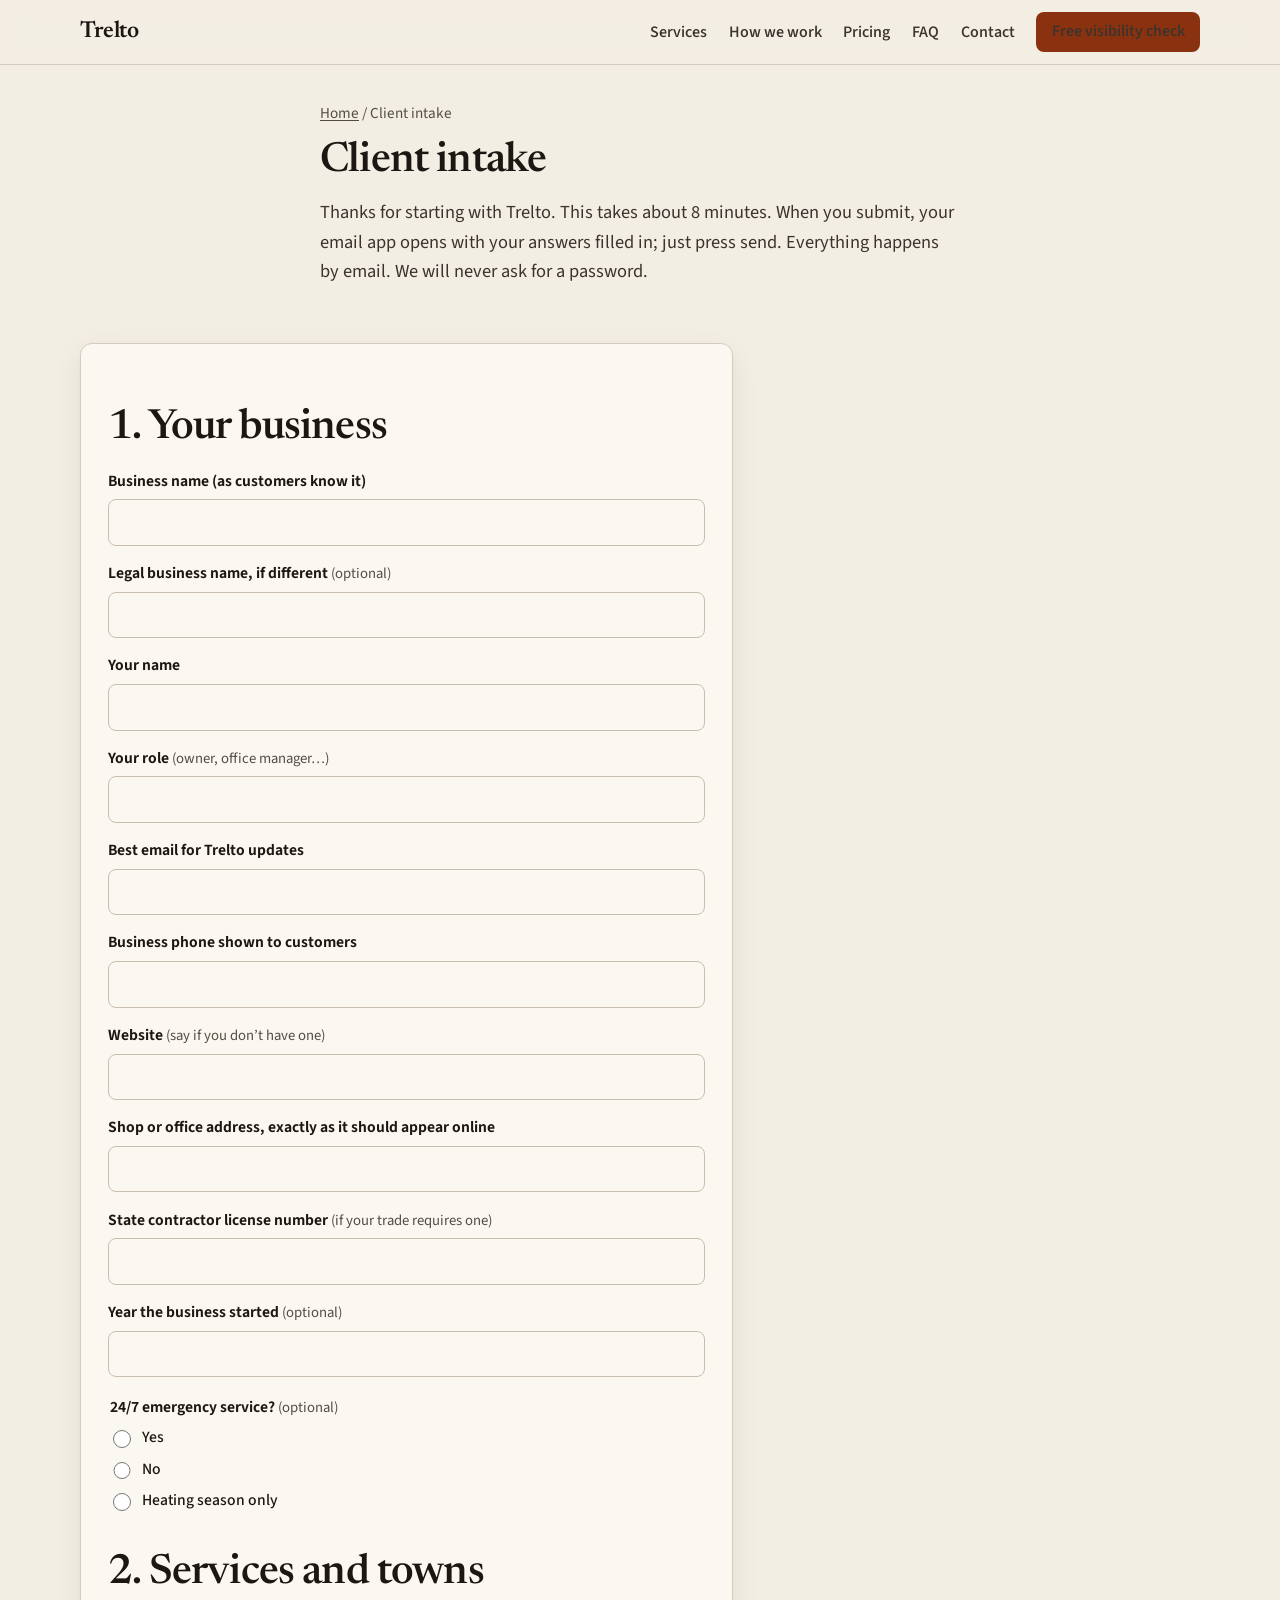
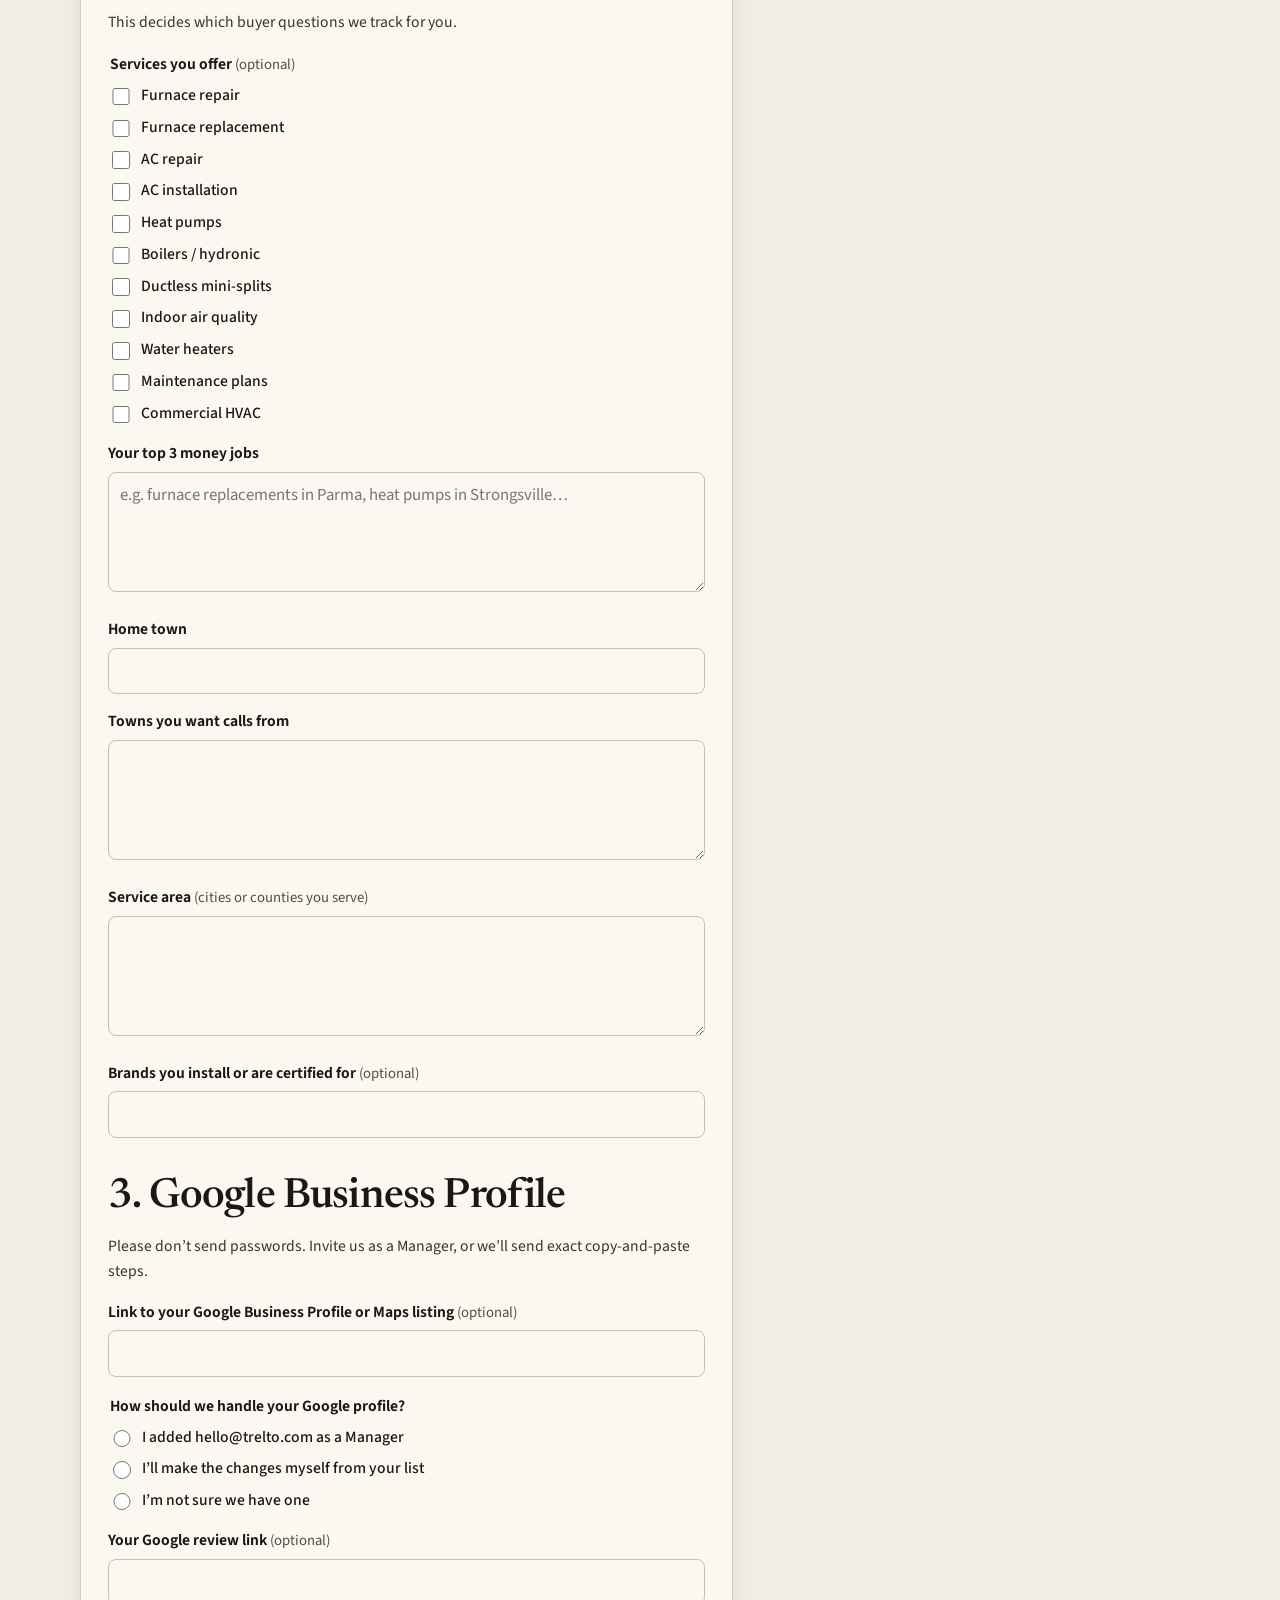
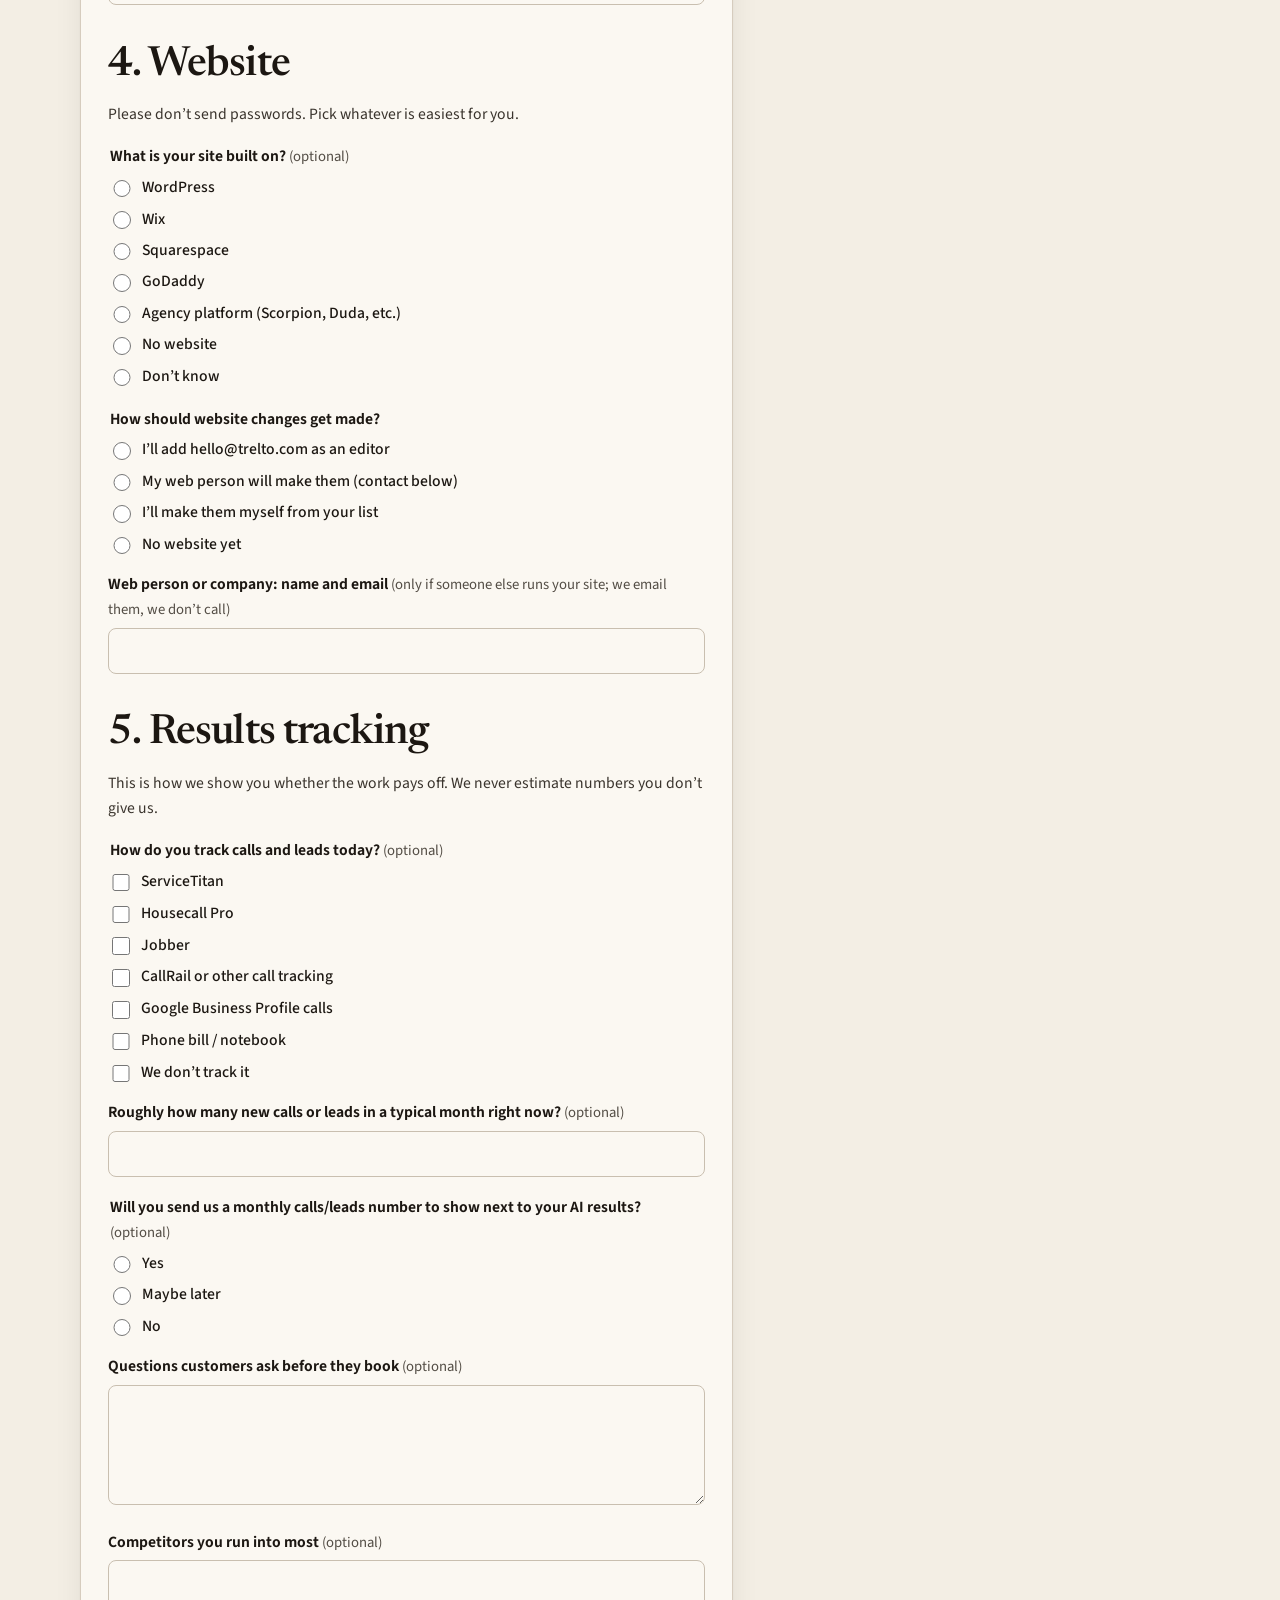
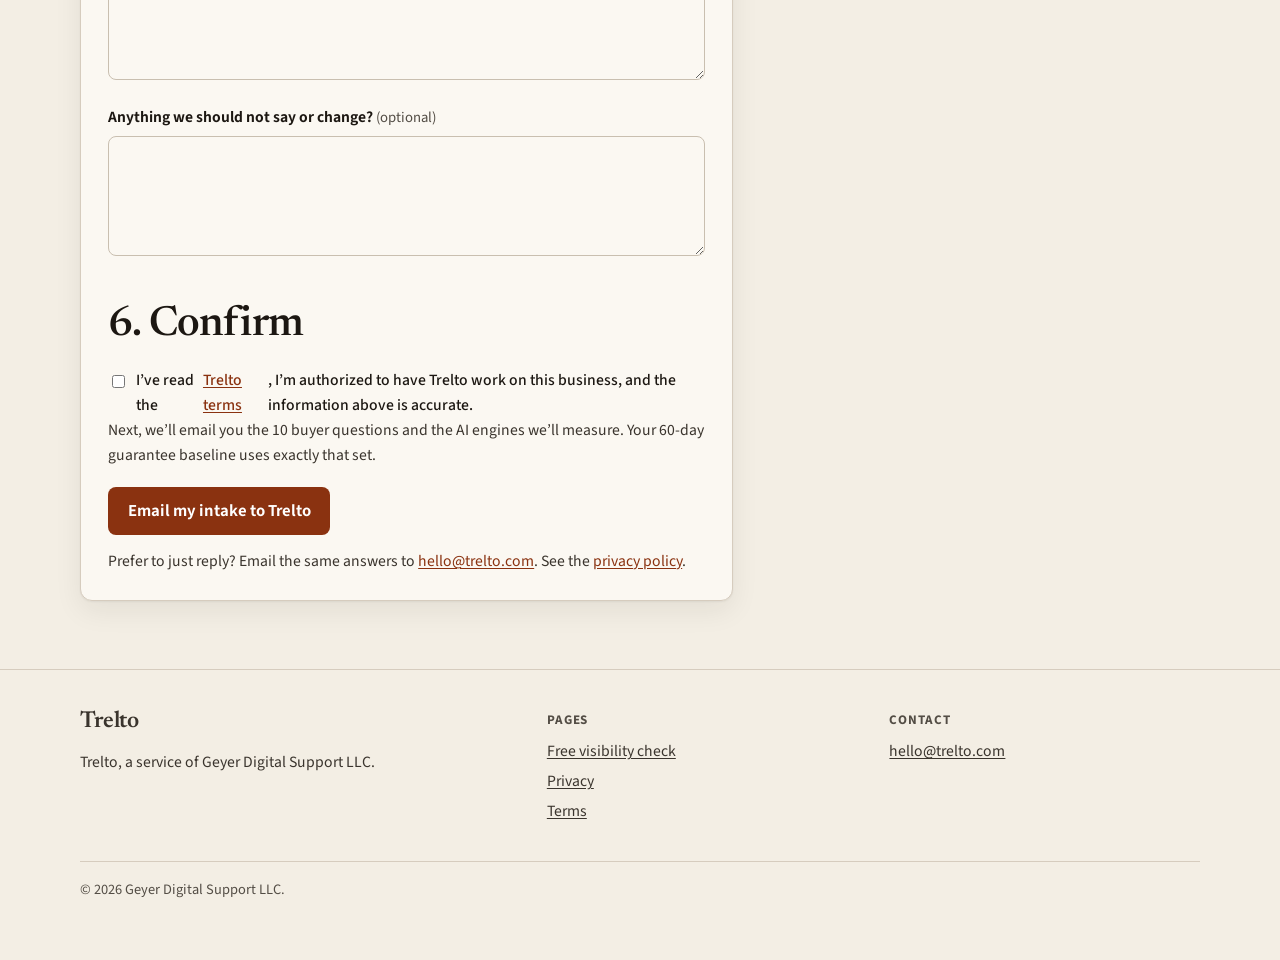
<file: intake.html>
<!DOCTYPE html>
<html lang="en">
<head>
  <meta charset="utf-8">
  <meta name="viewport" content="width=device-width, initial-scale=1">
  <title>Client intake — Trelto</title>
  <meta name="description" content="Trelto client intake form for paid clients.">
  <meta name="robots" content="noindex,nofollow">
  <link rel="canonical" href="https://trelto.com/intake.html">
  <meta name="theme-color" content="#f3eee4">
  <link rel="icon" href="/img/favicon.svg" type="image/svg+xml">
  <link rel="icon" href="/img/favicon.png" type="image/png" sizes="32x32">
  <link rel="apple-touch-icon" href="/img/apple-touch-icon.png">
  <link rel="stylesheet" href="/css/styles.css">
</head>
<body>
  <a class="skip-link" href="#main">Skip to content</a>
  <header class="site-header">
    <div class="wrap header-inner">
      <a class="wordmark" href="/">Trelto</a>
      <button class="nav-toggle" type="button" aria-expanded="false" aria-controls="site-nav">Menu</button>
      <nav id="site-nav" class="site-nav" aria-label="Primary">
        <ul>
          <li><a href="/#services">Services</a></li>
          <li><a href="/#process">How we work</a></li>
          <li><a href="/#pricing">Pricing</a></li>
          <li><a href="/#faq">FAQ</a></li>
          <li><a href="/#contact">Contact</a></li>
          <li><a class="btn btn-sm btn-primary" href="/check.html">Free visibility check</a></li>
        </ul>
      </nav>
    </div>
  </header>

    <main id="main">
    <header class="page-hero">
      <div class="wrap-prose">
        <p class="crumb"><a href="/">Home</a> / Client intake</p>
        <h1>Client intake</h1>
        <p class="intro">Thanks for starting with Trelto. This takes about 8 minutes. When you submit, your email app opens with your answers filled in; just press send. Everything happens by email. We will never ask for a password.</p>
      </div>
    </header>
    <section class="section" style="padding-top:0;">
      <div class="wrap page-grid">
        <div class="form" style="max-width:44rem;">
          <form id="intake-form" action="mailto:hello@trelto.com" method="post" enctype="text/plain">
            <h2 style="margin-top:2.2rem;">1. Your business</h2>
            <div class="form-row" style="margin-top:0.95rem;"><div>
              <label for="f1">Business name (as customers know it)</label>
              <input id="f1" name="business" data-label="Business name (as customers know it)" type="text" required placeholder="">
            </div></div>
            <div class="form-row" style="margin-top:0.95rem;"><div>
              <label for="f2">Legal business name, if different <span class="hint">(optional)</span></label>
              <input id="f2" name="legal_name" data-label="Legal business name, if different" type="text" placeholder="">
            </div></div>
            <div class="form-row" style="margin-top:0.95rem;"><div>
              <label for="f3">Your name</label>
              <input id="f3" name="name" data-label="Your name" type="text" required placeholder="">
            </div></div>
            <div class="form-row" style="margin-top:0.95rem;"><div>
              <label for="f4">Your role <span class="hint">(owner, office manager…)</span></label>
              <input id="f4" name="role" data-label="Your role" type="text" placeholder="">
            </div></div>
            <div class="form-row" style="margin-top:0.95rem;"><div>
              <label for="f5">Best email for Trelto updates</label>
              <input id="f5" name="email" data-label="Best email for Trelto updates" type="email" required placeholder="">
            </div></div>
            <div class="form-row" style="margin-top:0.95rem;"><div>
              <label for="f6">Business phone shown to customers</label>
              <input id="f6" name="phone" data-label="Business phone shown to customers" type="tel" required placeholder="">
            </div></div>
            <div class="form-row" style="margin-top:0.95rem;"><div>
              <label for="f7">Website <span class="hint">(say if you don’t have one)</span></label>
              <input id="f7" name="website" data-label="Website" type="text" placeholder="">
            </div></div>
            <div class="form-row" style="margin-top:0.95rem;"><div>
              <label for="f8">Shop or office address, exactly as it should appear online</label>
              <input id="f8" name="address" data-label="Shop or office address, exactly as it should appear online" type="text" required placeholder="">
            </div></div>
            <div class="form-row" style="margin-top:0.95rem;"><div>
              <label for="f9">State contractor license number <span class="hint">(if your trade requires one)</span></label>
              <input id="f9" name="license" data-label="State contractor license number" type="text" placeholder="">
            </div></div>
            <div class="form-row" style="margin-top:0.95rem;"><div>
              <label for="f10">Year the business started <span class="hint">(optional)</span></label>
              <input id="f10" name="since" data-label="Year the business started" type="text" placeholder="">
            </div></div>
            <fieldset style="border:0;margin:1.1rem 0 0;padding:0;" data-label="24/7 emergency service?" data-name="emergency">
              <legend class="legend-like">24/7 emergency service? <span class="hint">(optional)</span></legend>
              <div class="checks">
                <label><input type="radio" name="emergency" value="Yes"> Yes</label>
                <label><input type="radio" name="emergency" value="No"> No</label>
                <label><input type="radio" name="emergency" value="Heating season only"> Heating season only</label>
              </div>
            </fieldset>
            <h2 style="margin-top:2.2rem;">2. Services and towns</h2>
            <p class="form-note">This decides which buyer questions we track for you.</p>
            <fieldset style="border:0;margin:1.1rem 0 0;padding:0;" data-label="Services you offer" data-name="services">
              <legend class="legend-like">Services you offer <span class="hint">(optional)</span></legend>
              <div class="checks">
                <label><input type="checkbox" name="services" value="Furnace repair"> Furnace repair</label>
                <label><input type="checkbox" name="services" value="Furnace replacement"> Furnace replacement</label>
                <label><input type="checkbox" name="services" value="AC repair"> AC repair</label>
                <label><input type="checkbox" name="services" value="AC installation"> AC installation</label>
                <label><input type="checkbox" name="services" value="Heat pumps"> Heat pumps</label>
                <label><input type="checkbox" name="services" value="Boilers / hydronic"> Boilers / hydronic</label>
                <label><input type="checkbox" name="services" value="Ductless mini-splits"> Ductless mini-splits</label>
                <label><input type="checkbox" name="services" value="Indoor air quality"> Indoor air quality</label>
                <label><input type="checkbox" name="services" value="Water heaters"> Water heaters</label>
                <label><input type="checkbox" name="services" value="Maintenance plans"> Maintenance plans</label>
                <label><input type="checkbox" name="services" value="Commercial HVAC"> Commercial HVAC</label>
              </div>
            </fieldset>
            <div class="form-row" style="margin-top:0.95rem;"><div>
              <label for="f11">Your top 3 money jobs</label>
              <textarea id="f11" name="money_jobs" data-label="Your top 3 money jobs" maxlength="3000" required placeholder="e.g. furnace replacements in Parma, heat pumps in Strongsville…"></textarea>
            </div></div>
            <div class="form-row" style="margin-top:0.95rem;"><div>
              <label for="f12">Home town</label>
              <input id="f12" name="town" data-label="Home town" type="text" required placeholder="">
            </div></div>
            <div class="form-row" style="margin-top:0.95rem;"><div>
              <label for="f13">Towns you want calls from</label>
              <textarea id="f13" name="towns" data-label="Towns you want calls from" maxlength="3000" required placeholder=""></textarea>
            </div></div>
            <div class="form-row" style="margin-top:0.95rem;"><div>
              <label for="f13b">Service area <span class="hint">(cities or counties you serve)</span></label>
              <textarea id="f13b" name="service_area" data-label="Service area (cities or counties you serve)" maxlength="3000" placeholder=""></textarea>
            </div></div>
            <div class="form-row" style="margin-top:0.95rem;"><div>
              <label for="f14">Brands you install or are certified for <span class="hint">(optional)</span></label>
              <input id="f14" name="brands" data-label="Brands you install or are certified for" type="text" placeholder="">
            </div></div>
            <h2 style="margin-top:2.2rem;">3. Google Business Profile</h2>
            <p class="form-note">Please don’t send passwords. Invite us as a Manager, or we’ll send exact copy-and-paste steps.</p>
            <div class="form-row" style="margin-top:0.95rem;"><div>
              <label for="f15">Link to your Google Business Profile or Maps listing <span class="hint">(optional)</span></label>
              <input id="f15" name="gbp_link" data-label="Link to your Google Business Profile or Maps listing" type="text" placeholder="">
            </div></div>
            <fieldset style="border:0;margin:1.1rem 0 0;padding:0;" data-label="How should we handle your Google profile?" data-name="gbp_access">
              <legend class="legend-like">How should we handle your Google profile?</legend>
              <div class="checks">
                <label><input type="radio" name="gbp_access" value="I added hello@trelto.com as a Manager" required> I added hello@trelto.com as a Manager</label>
                <label><input type="radio" name="gbp_access" value="I’ll make the changes myself from your list" required> I’ll make the changes myself from your list</label>
                <label><input type="radio" name="gbp_access" value="I’m not sure we have one" required> I’m not sure we have one</label>
              </div>
            </fieldset>
            <div class="form-row" style="margin-top:0.95rem;"><div>
              <label for="f16">Your Google review link <span class="hint">(optional)</span></label>
              <input id="f16" name="review_link" data-label="Your Google review link" type="text" placeholder="">
            </div></div>
            <h2 style="margin-top:2.2rem;">4. Website</h2>
            <p class="form-note">Please don’t send passwords. Pick whatever is easiest for you.</p>
            <fieldset style="border:0;margin:1.1rem 0 0;padding:0;" data-label="What is your site built on?" data-name="platform">
              <legend class="legend-like">What is your site built on? <span class="hint">(optional)</span></legend>
              <div class="checks">
                <label><input type="radio" name="platform" value="WordPress"> WordPress</label>
                <label><input type="radio" name="platform" value="Wix"> Wix</label>
                <label><input type="radio" name="platform" value="Squarespace"> Squarespace</label>
                <label><input type="radio" name="platform" value="GoDaddy"> GoDaddy</label>
                <label><input type="radio" name="platform" value="Agency platform (Scorpion, Duda, etc.)"> Agency platform (Scorpion, Duda, etc.)</label>
                <label><input type="radio" name="platform" value="No website"> No website</label>
                <label><input type="radio" name="platform" value="Don’t know"> Don’t know</label>
              </div>
            </fieldset>
            <fieldset style="border:0;margin:1.1rem 0 0;padding:0;" data-label="How should website changes get made?" data-name="site_access">
              <legend class="legend-like">How should website changes get made?</legend>
              <div class="checks">
                <label><input type="radio" name="site_access" value="I’ll add hello@trelto.com as an editor" required> I’ll add hello@trelto.com as an editor</label>
                <label><input type="radio" name="site_access" value="My web person will make them (contact below)" required> My web person will make them (contact below)</label>
                <label><input type="radio" name="site_access" value="I’ll make them myself from your list" required> I’ll make them myself from your list</label>
                <label><input type="radio" name="site_access" value="No website yet" required> No website yet</label>
              </div>
            </fieldset>
            <div class="form-row" style="margin-top:0.95rem;"><div>
              <label for="f17">Web person or company: name and email <span class="hint">(only if someone else runs your site; we email them, we don’t call)</span></label>
              <input id="f17" name="web_contact" data-label="Web person or company: name and email" type="text" placeholder="">
            </div></div>
            <h2 style="margin-top:2.2rem;">5. Results tracking</h2>
            <p class="form-note">This is how we show you whether the work pays off. We never estimate numbers you don’t give us.</p>
            <fieldset style="border:0;margin:1.1rem 0 0;padding:0;" data-label="How do you track calls and leads today?" data-name="lead_tracking">
              <legend class="legend-like">How do you track calls and leads today? <span class="hint">(optional)</span></legend>
              <div class="checks">
                <label><input type="checkbox" name="lead_tracking" value="ServiceTitan"> ServiceTitan</label>
                <label><input type="checkbox" name="lead_tracking" value="Housecall Pro"> Housecall Pro</label>
                <label><input type="checkbox" name="lead_tracking" value="Jobber"> Jobber</label>
                <label><input type="checkbox" name="lead_tracking" value="CallRail or other call tracking"> CallRail or other call tracking</label>
                <label><input type="checkbox" name="lead_tracking" value="Google Business Profile calls"> Google Business Profile calls</label>
                <label><input type="checkbox" name="lead_tracking" value="Phone bill / notebook"> Phone bill / notebook</label>
                <label><input type="checkbox" name="lead_tracking" value="We don’t track it"> We don’t track it</label>
              </div>
            </fieldset>
            <div class="form-row" style="margin-top:0.95rem;"><div>
              <label for="f18">Roughly how many new calls or leads in a typical month right now? <span class="hint">(optional)</span></label>
              <input id="f18" name="leads_baseline" data-label="Roughly how many new calls or leads in a typical month right now?" type="text" placeholder="">
            </div></div>
            <fieldset style="border:0;margin:1.1rem 0 0;padding:0;" data-label="Will you send us a monthly calls/leads number to show next to your AI results?" data-name="share_leads">
              <legend class="legend-like">Will you send us a monthly calls/leads number to show next to your AI results? <span class="hint">(optional)</span></legend>
              <div class="checks">
                <label><input type="radio" name="share_leads" value="Yes"> Yes</label>
                <label><input type="radio" name="share_leads" value="Maybe later"> Maybe later</label>
                <label><input type="radio" name="share_leads" value="No"> No</label>
              </div>
            </fieldset>
            <div class="form-row" style="margin-top:0.95rem;"><div>
              <label for="f19">Questions customers ask before they book <span class="hint">(optional)</span></label>
              <textarea id="f19" name="faq" data-label="Questions customers ask before they book" maxlength="3000" placeholder=""></textarea>
            </div></div>
            <div class="form-row" style="margin-top:0.95rem;"><div>
              <label for="f20">Competitors you run into most <span class="hint">(optional)</span></label>
              <textarea id="f20" name="competitors" data-label="Competitors you run into most" maxlength="3000" placeholder=""></textarea>
            </div></div>
            <div class="form-row" style="margin-top:0.95rem;"><div>
              <label for="f21">Anything we should not say or change? <span class="hint">(optional)</span></label>
              <textarea id="f21" name="dont" data-label="Anything we should not say or change?" maxlength="3000" placeholder=""></textarea>
            </div></div>
            <h2 style="margin-top:2.2rem;">6. Confirm</h2>
            <fieldset style="border:0;margin:1.1rem 0 0;padding:0;" data-label="Agreement" data-name="agree">
              <div class="checks"><label><input type="checkbox" name="agree" value="Yes" required> I’ve read the <a href="/terms.html">Trelto terms</a>, I’m authorized to have Trelto work on this business, and the information above is accurate.</label></div>
            </fieldset>
            <p class="form-note">Next, we’ll email you the 10 buyer questions and the AI engines we’ll measure. Your 60-day guarantee baseline uses exactly that set.</p>
            <div class="hp" aria-hidden="true">
              <label for="company_website_confirm">Leave blank</label>
              <input id="company_website_confirm" name="company_website_confirm" type="text" tabindex="-1" autocomplete="off">
            </div>
            <div class="form-actions">
              <button class="btn btn-primary" type="submit">Email my intake to Trelto</button>
              <p class="form-note">Prefer to just reply? Email the same answers to <a href="mailto:hello@trelto.com">hello@trelto.com</a>. See the <a href="/privacy.html">privacy policy</a>.</p>
            </div>
            <p id="form-status" class="form-status" role="status" aria-live="polite"></p>
            <div id="intake-copy" hidden style="margin-top:1rem;">
              <label for="intake-text">If your email app cut anything off, copy this and email it to hello@trelto.com:</label>
              <textarea id="intake-text" readonly rows="10"></textarea>
            </div>
          </form>
        </div>
      </div>
    </section>
  </main>

<footer class="site-footer">
    <div class="wrap">
      <div class="footer-grid">
        <div>
          <a class="wordmark" href="/">Trelto</a>
          <p>Trelto, a service of Geyer Digital Support LLC.</p>
        </div>
        <div>
          <h2>Pages</h2>
          <ul>
            <li><a href="/check.html">Free visibility check</a></li>
            <li><a href="/privacy.html">Privacy</a></li>
            <li><a href="/terms.html">Terms</a></li>
          </ul>
        </div>
        <div>
          <h2>Contact</h2>
          <ul>
            <li><a href="mailto:hello@trelto.com">hello@trelto.com</a></li>
          </ul>
        </div>
      </div>
      <p class="legal-line">© 2026 Geyer Digital Support LLC.</p>
    </div>
  </footer>
  <script src="/js/main.js" defer></script>
  <script src="/js/main.js" defer></script>
  <script src="/js/intake.js" defer></script>
</body>
</html>
</file>
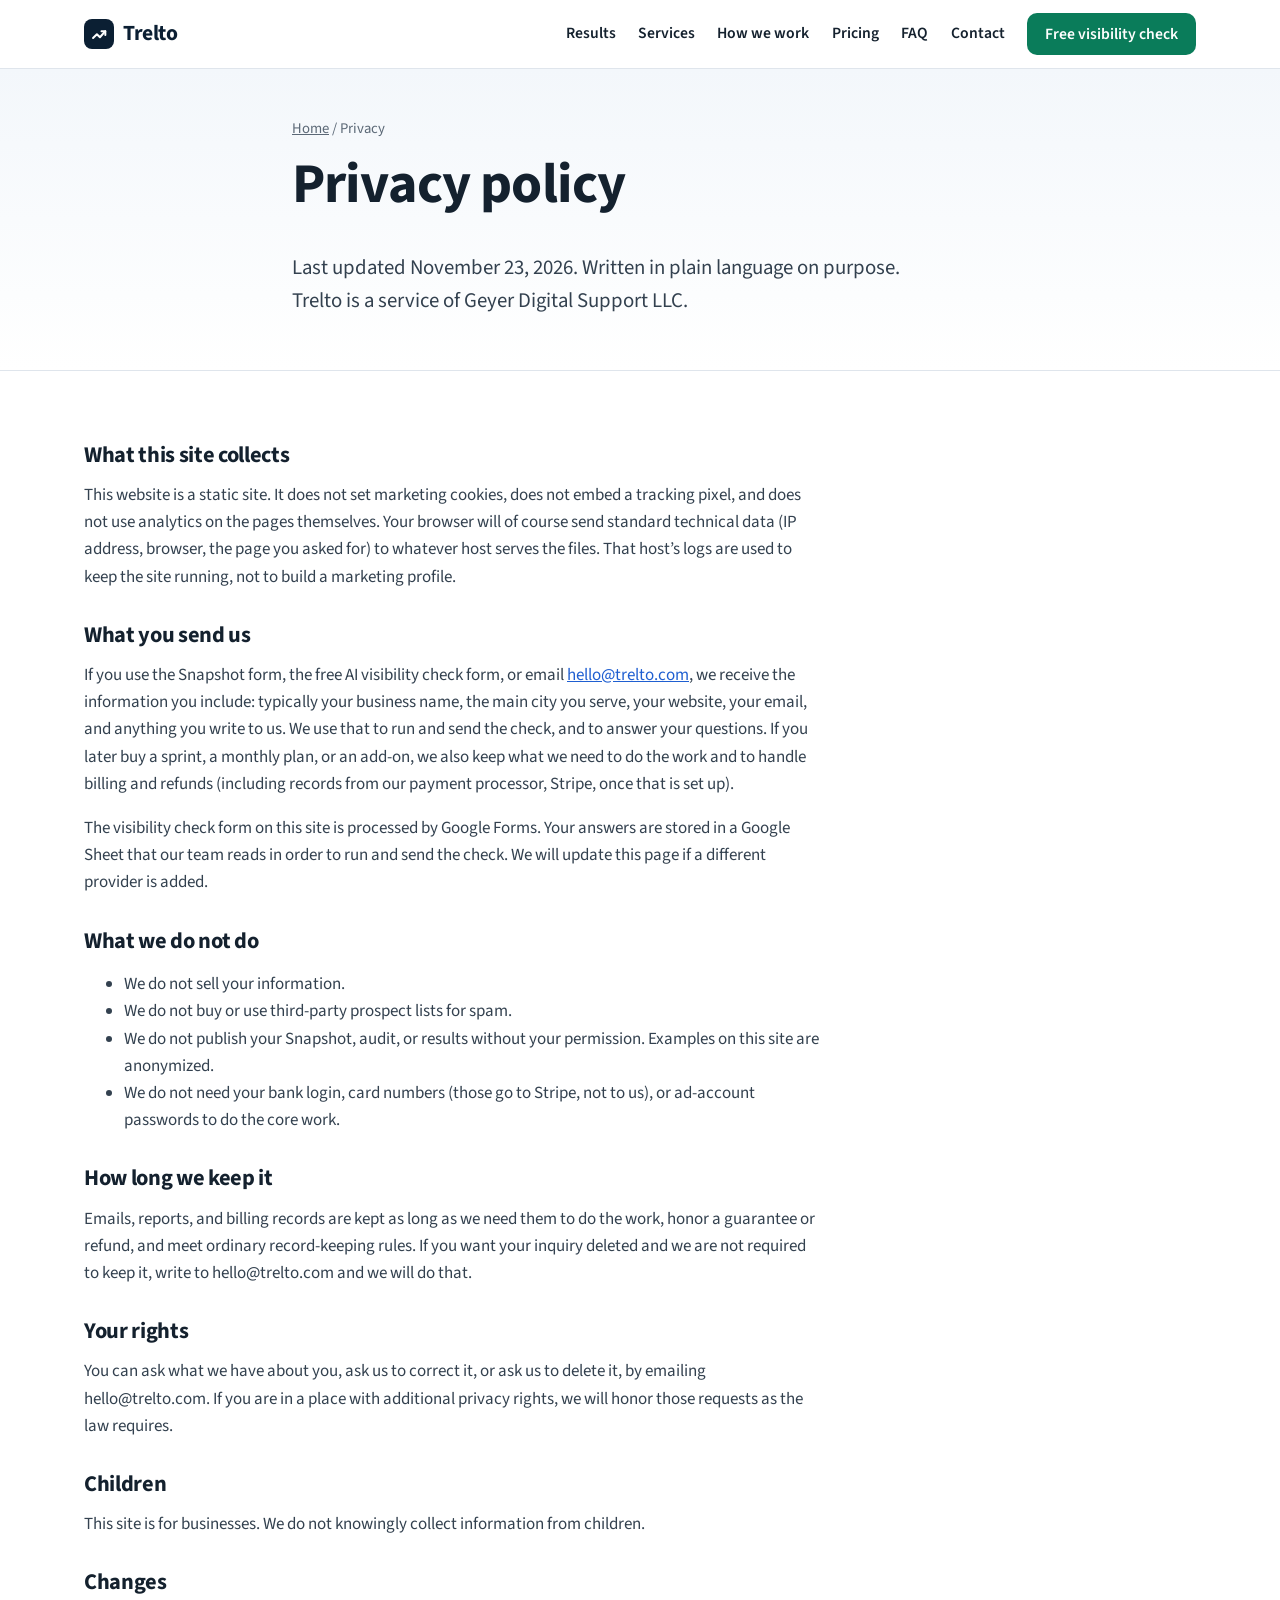
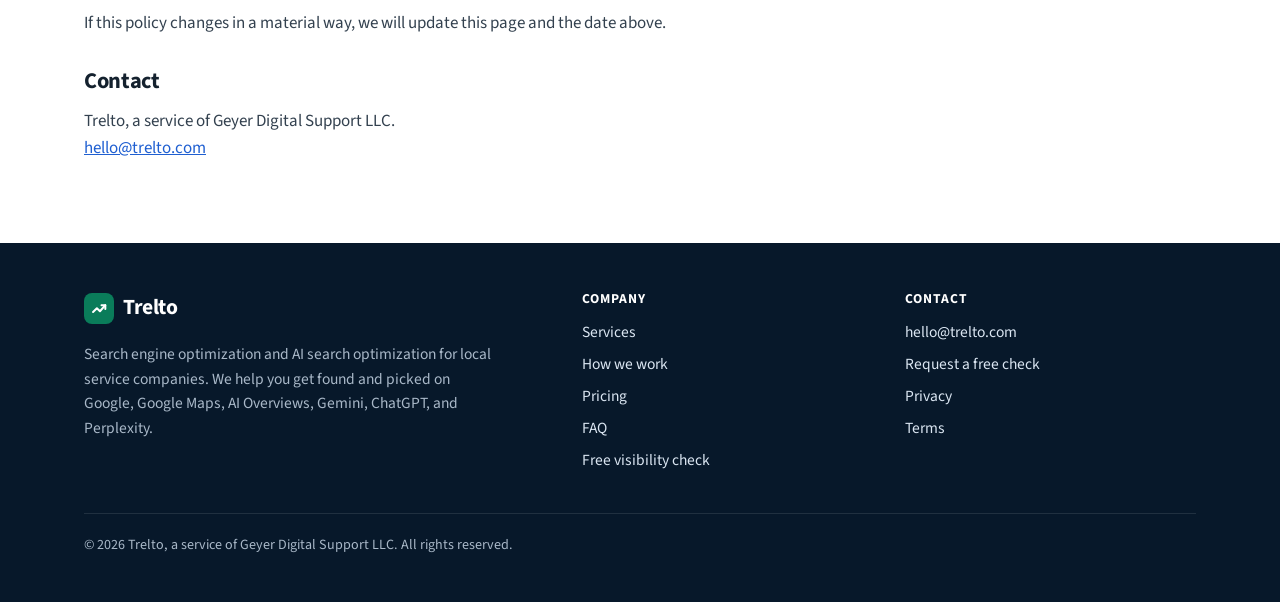
<file: privacy.html>
<!DOCTYPE html>
<html lang="en">
<head>
  <meta charset="utf-8">
  <meta name="viewport" content="width=device-width, initial-scale=1">
  <title>Privacy policy | Trelto</title>
  <meta name="description" content="How Trelto handles information you send through this site or by email.">
  <link rel="canonical" href="https://trelto.com/privacy.html">
  <meta name="theme-color" content="#0b1f33">
  <meta property="og:type" content="website">
  <meta property="og:site_name" content="Trelto">
  <meta property="og:title" content="Privacy policy | Trelto">
  <meta property="og:description" content="How Trelto handles information you send through this site or by email.">
  <meta property="og:url" content="https://trelto.com/privacy.html">
  <meta property="og:image" content="https://trelto.com/img/og.png">
  <meta property="og:image:width" content="1200">
  <meta property="og:image:height" content="630">
  <meta name="twitter:card" content="summary_large_image">
  <meta name="twitter:title" content="Privacy policy | Trelto">
  <meta name="twitter:description" content="How Trelto handles information you send through this site or by email.">
  <meta name="twitter:image" content="https://trelto.com/img/og.png">
  <link rel="icon" href="/img/favicon.svg" type="image/svg+xml">
  <link rel="icon" href="/img/favicon.png" type="image/png" sizes="32x32">
  <link rel="apple-touch-icon" href="/img/apple-touch-icon.png">
  <link rel="preload" href="/fonts/source-sans-3.woff2" as="font" type="font/woff2" crossorigin>
  <link rel="stylesheet" href="/css/site.css">
</head>
<body class="has-mcta">
  <a class="skip-link" href="#main">Skip to content</a>
  <header class="hdr">
    <div class="wrap hdr-in">
      <a class="brand" href="/"><span class="brand-mark" aria-hidden="true"><svg viewBox="0 0 24 24" fill="none" stroke="#fff" stroke-width="2.6" stroke-linecap="round" stroke-linejoin="round"><path d="M4 17l5-5 4 4 7-8"/><path d="M15 8h5v5"/></svg></span>Trelto</a>
      <button class="nav-toggle" type="button" aria-expanded="false" aria-controls="site-nav">Menu</button>
      <nav id="site-nav" class="nav" aria-label="Primary">
        <ul>
          <li><a href="/#results">Results</a></li>
          <li><a href="/#services">Services</a></li>
          <li><a href="/#process">How we work</a></li>
          <li><a href="/#pricing">Pricing</a></li>
          <li><a href="/#faq">FAQ</a></li>
          <li><a href="/#contact">Contact</a></li>
          <li><a class="btn btn-primary btn-sm" href="/check.html">Free visibility check</a></li>
        </ul>
      </nav>
    </div>
  </header>

  <main id="main">
    <header class="page-hero">
      <div class="wrap narrow">
        <p class="crumb"><a href="/">Home</a> / Privacy</p>
        <h1>Privacy policy</h1>
        <p class="lede">Last updated November 23, 2026. Written in plain language on purpose. Trelto is a service of Geyer Digital Support LLC.</p>
      </div>
    </header>
    <div class="wrap"><div class="prose">
      <h2>What this site collects</h2>
      <p>This website is a static site. It does not set marketing cookies, does not embed a tracking pixel, and does not use analytics on the pages themselves. Your browser will of course send standard technical data (IP address, browser, the page you asked for) to whatever host serves the files. That host’s logs are used to keep the site running, not to build a marketing profile.</p>

      <h2>What you send us</h2>
      <p>If you use the Snapshot form, the free AI visibility check form, or email <a href="mailto:hello@trelto.com">hello@trelto.com</a>, we receive the information you include: typically your business name, the main city you serve, your website, your email, and anything you write to us. We use that to run and send the check, and to answer your questions. If you later buy a sprint, a monthly plan, or an add-on, we also keep what we need to do the work and to handle billing and refunds (including records from our payment processor, Stripe, once that is set up).</p>
      <p>The visibility check form on this site is processed by Google Forms. Your answers are stored in a Google Sheet that our team reads in order to run and send the check. We will update this page if a different provider is added.</p>

      <h2>What we do not do</h2>
      <ul>
        <li>We do not sell your information.</li>
        <li>We do not buy or use third-party prospect lists for spam.</li>
        <li>We do not publish your Snapshot, audit, or results without your permission. Examples on this site are anonymized.</li>
        <li>We do not need your bank login, card numbers (those go to Stripe, not to us), or ad-account passwords to do the core work.</li>
      </ul>

      <h2>How long we keep it</h2>
      <p>Emails, reports, and billing records are kept as long as we need them to do the work, honor a guarantee or refund, and meet ordinary record-keeping rules. If you want your inquiry deleted and we are not required to keep it, write to hello@trelto.com and we will do that.</p>

      <h2>Your rights</h2>
      <p>You can ask what we have about you, ask us to correct it, or ask us to delete it, by emailing hello@trelto.com. If you are in a place with additional privacy rights, we will honor those requests as the law requires.</p>

      <h2>Children</h2>
      <p>This site is for businesses. We do not knowingly collect information from children.</p>

      <h2>Changes</h2>
      <p>If this policy changes in a material way, we will update this page and the date above.</p>

      <h2>Contact</h2>
      <p>Trelto, a service of Geyer Digital Support LLC.<br><a href="mailto:hello@trelto.com">hello@trelto.com</a></p>
    
    </div></div>
  </main>
  <footer class="ftr">
    <div class="wrap">
      <div class="ftr-grid">
        <div>
          <a class="brand" href="/"><span class="brand-mark" aria-hidden="true"><svg viewBox="0 0 24 24" fill="none" stroke="#fff" stroke-width="2.6" stroke-linecap="round" stroke-linejoin="round"><path d="M4 17l5-5 4 4 7-8"/><path d="M15 8h5v5"/></svg></span>Trelto</a>
          <p style="margin-top:1rem;max-width:26rem">Search engine optimization and AI search optimization for local service companies. We help you get found and picked on Google, Google Maps, AI Overviews, Gemini, ChatGPT, and Perplexity.</p>
        </div>
        <div>
          <h2>Company</h2>
          <ul>
            <li><a href="/#services">Services</a></li>
            <li><a href="/#process">How we work</a></li>
            <li><a href="/#pricing">Pricing</a></li>
            <li><a href="/#faq">FAQ</a></li>
            <li><a href="/check.html">Free visibility check</a></li>
          </ul>
        </div>
        <div>
          <h2>Contact</h2>
          <ul>
            <li><a href="mailto:hello@trelto.com">hello@trelto.com</a></li>
            <li><a href="/check.html">Request a free check</a></li>
            <li><a href="/privacy.html">Privacy</a></li>
            <li><a href="/terms.html">Terms</a></li>
          </ul>
        </div>
      </div>
      <p class="ftr-legal">© 2026 Trelto, a service of Geyer Digital Support LLC. All rights reserved.</p>
    </div>
  </footer>
  <div class="mobile-cta">
    <a class="btn btn-primary" href="/check.html">Free check</a>
    <a class="btn btn-line" href="mailto:hello@trelto.com">Email us</a>
  </div>
  <script src="/js/site.js" defer></script>
</body>
</html>
</file>
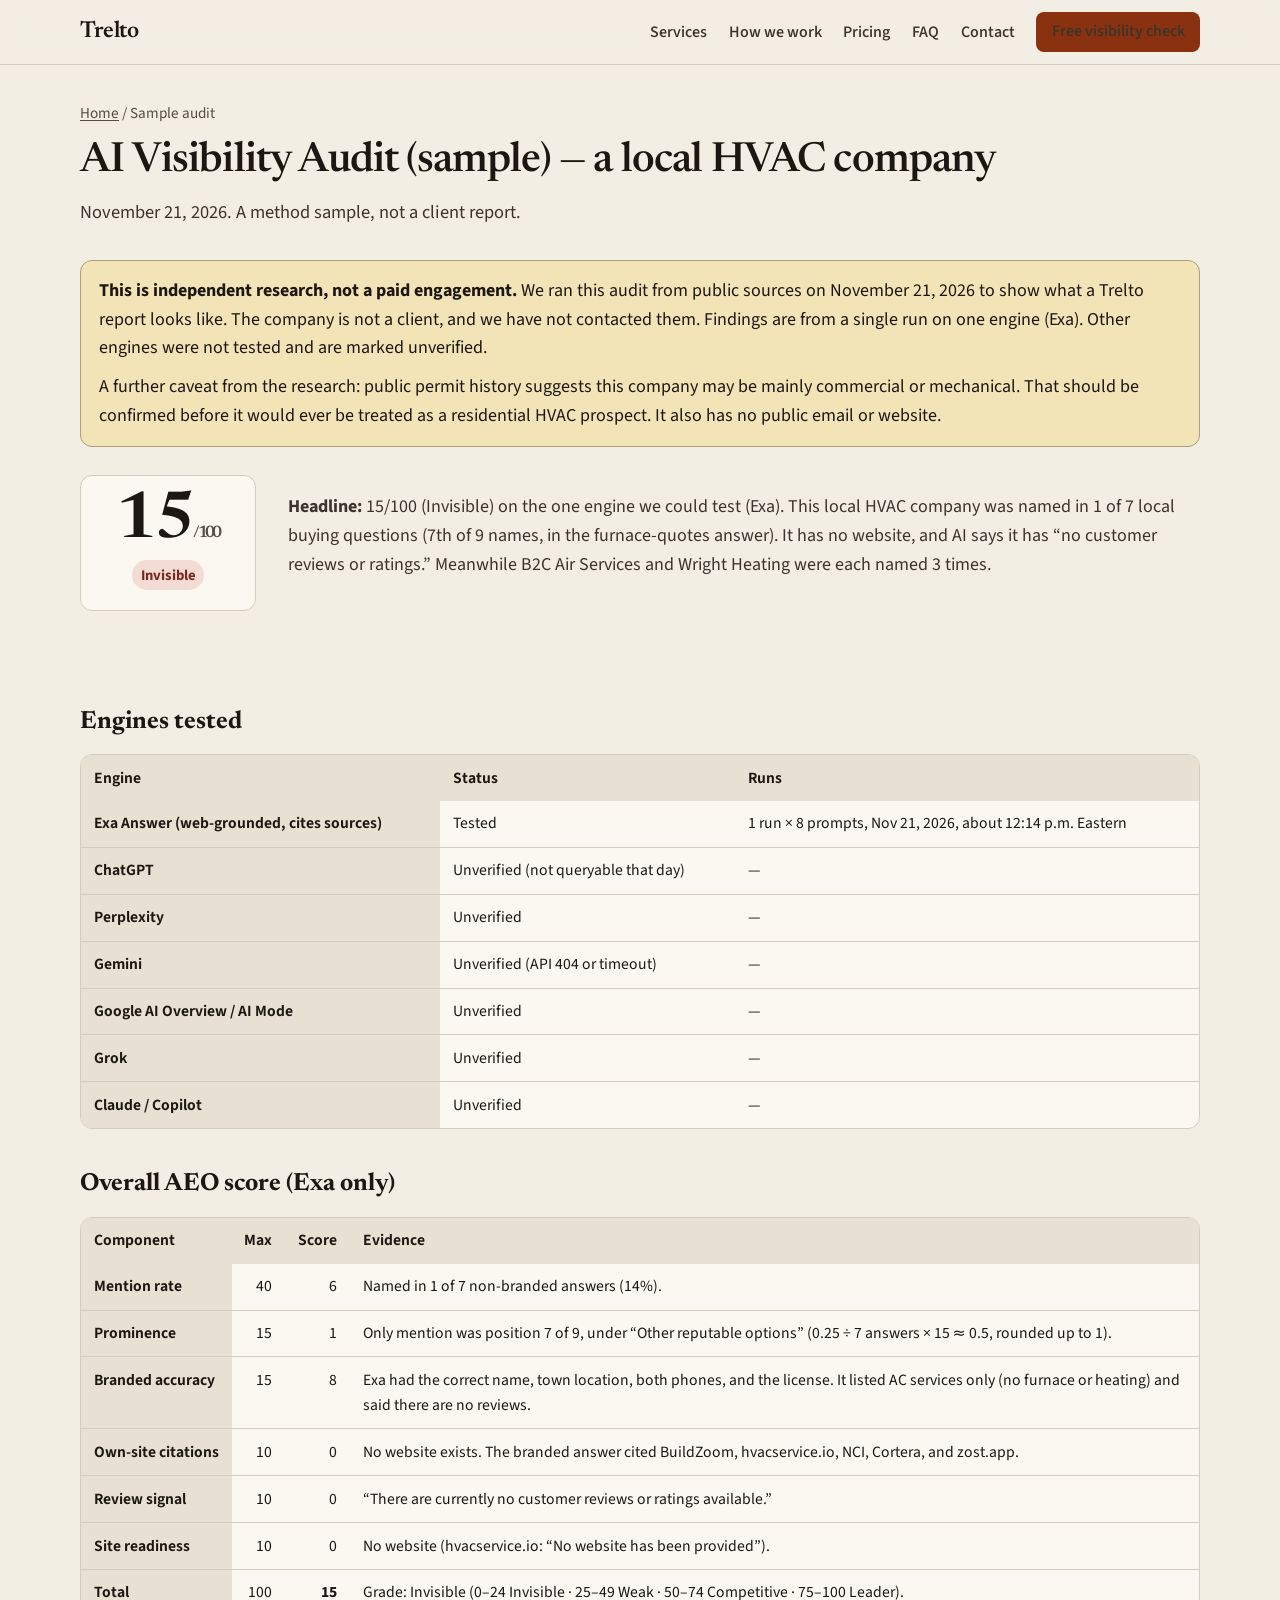
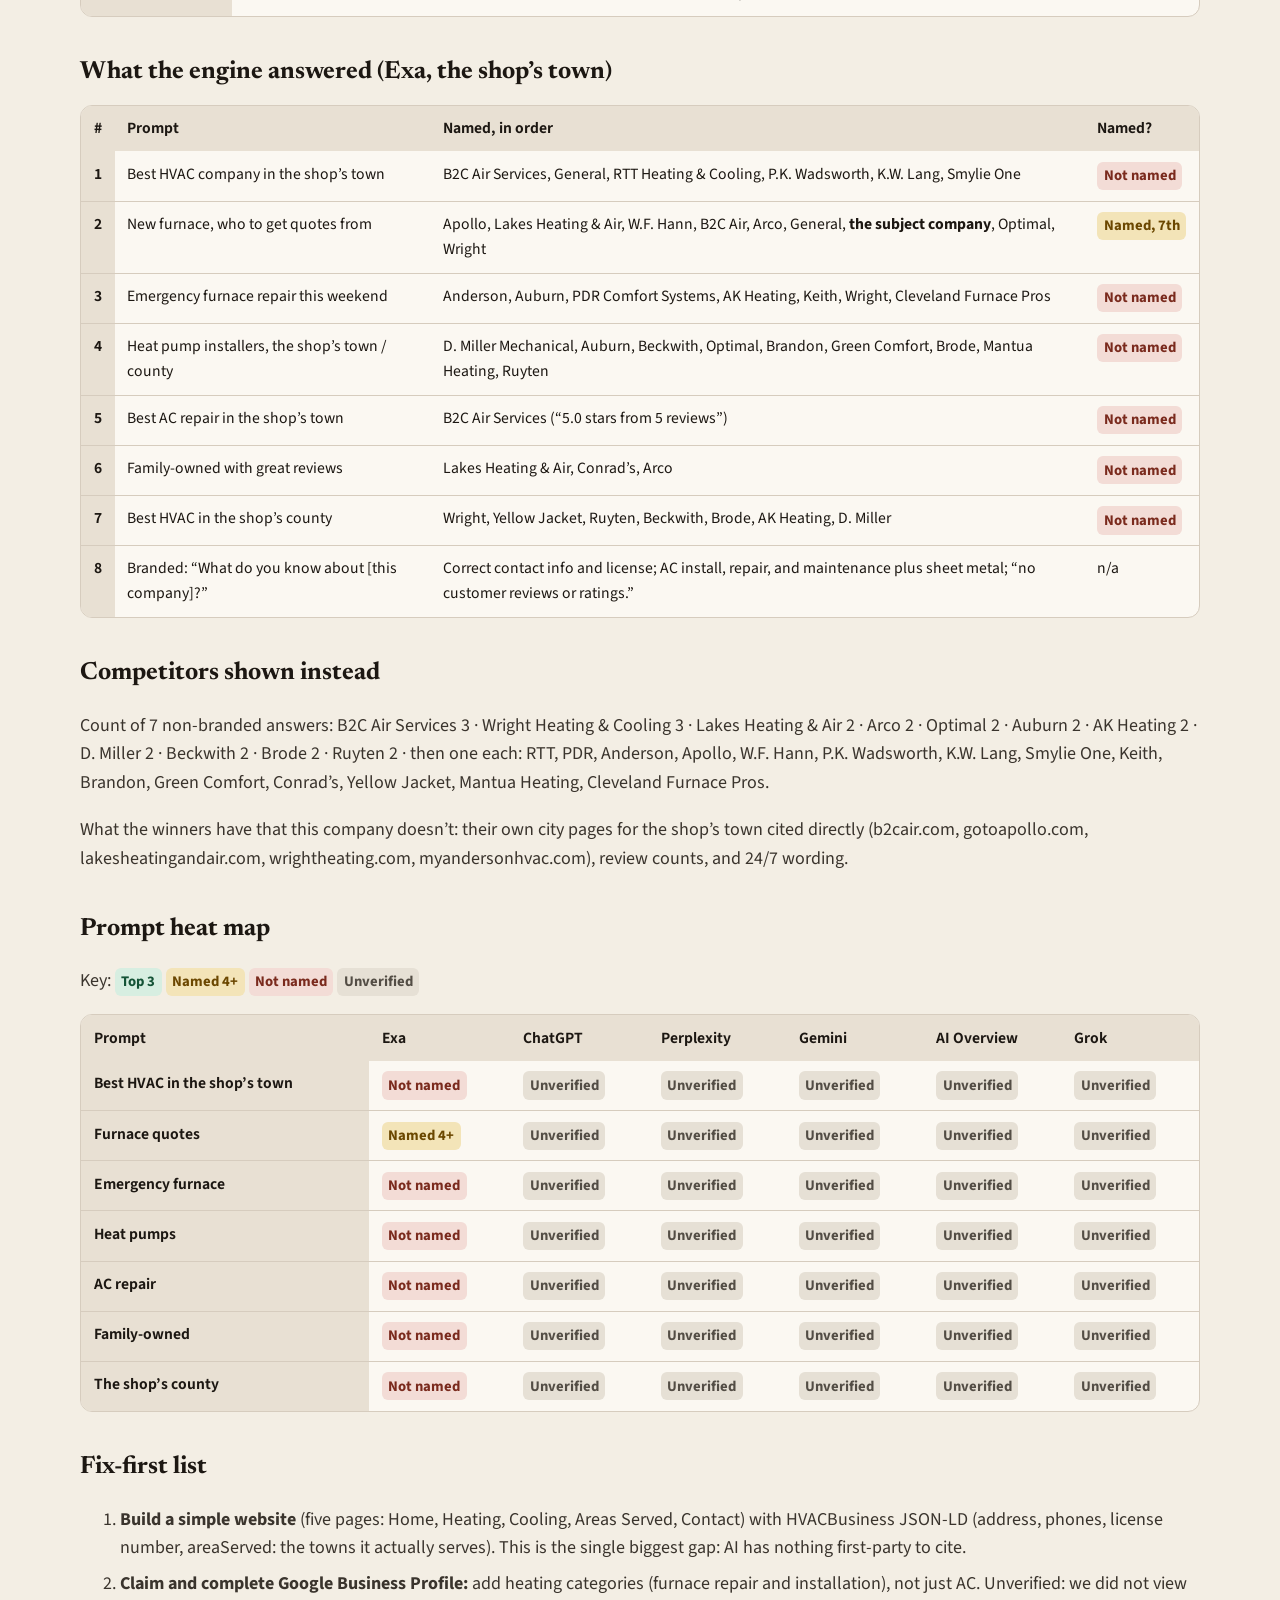
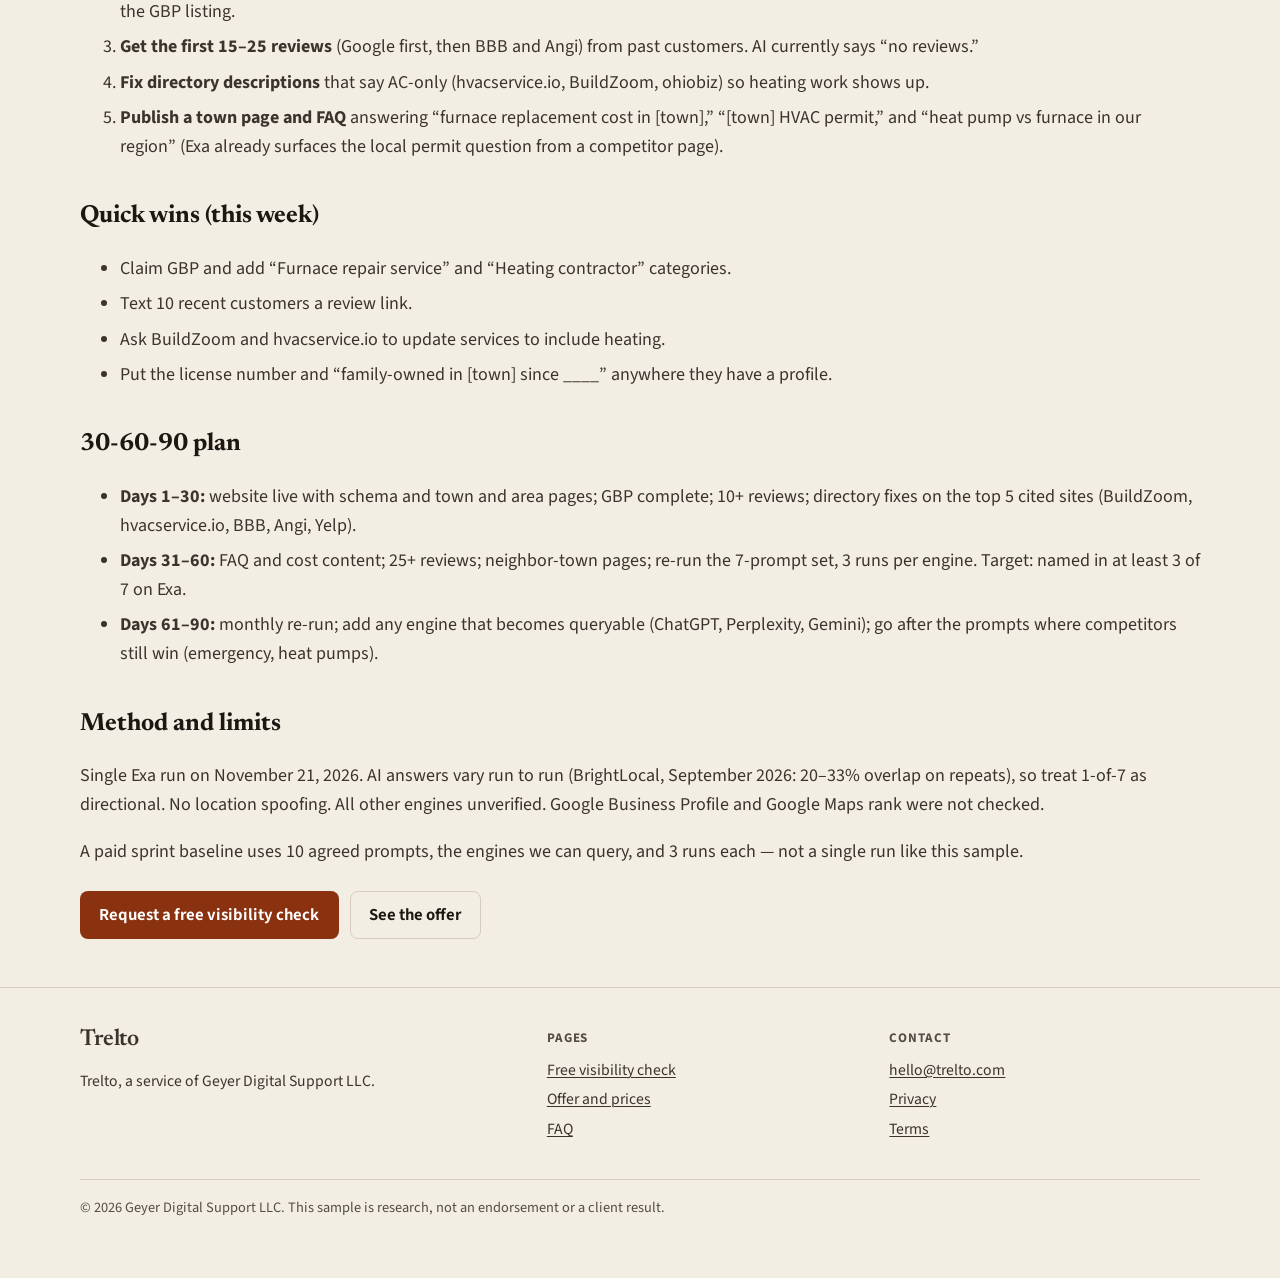
<file: sample-audit.html>
<!DOCTYPE html>
<html lang="en">
<head>
  <meta charset="utf-8">
  <meta name="viewport" content="width=device-width, initial-scale=1">
  <title>Sample AI Visibility Audit — Trelto</title>
  <meta name="description" content="A method sample: an AI visibility audit of a local HVAC company, run on November 21, 2026. This was independent research, not a client engagement.">
  <link rel="canonical" href="https://trelto.com/sample-audit.html">
  <meta name="theme-color" content="#f3eee4">
  <meta name="robots" content="noindex,follow">
  <meta property="og:type" content="article">
  <meta property="og:site_name" content="Trelto">
  <meta property="og:title" content="Sample AI Visibility Audit — Trelto">
  <meta property="og:description" content="A public-research sample of a local HVAC company, showing how Trelto scores AI visibility. Not a client engagement.">
  <meta property="og:url" content="https://trelto.com/sample-audit.html">
  <meta property="og:image" content="https://trelto.com/img/og.png">
  <meta property="og:image:width" content="1200">
  <meta property="og:image:height" content="630">
  <meta name="twitter:card" content="summary_large_image">
  <meta name="twitter:title" content="Sample AI Visibility Audit — Trelto">
  <meta name="twitter:description" content="A public-research sample of a local HVAC company, showing how Trelto scores AI visibility.">
  <meta name="twitter:image" content="https://trelto.com/img/og.png">
  <link rel="icon" href="/img/favicon.svg" type="image/svg+xml">
  <link rel="icon" href="/img/favicon.png" type="image/png" sizes="32x32">
  <link rel="apple-touch-icon" href="/img/apple-touch-icon.png">
  <link rel="stylesheet" href="/css/styles.css">
</head>
<body>
  <a class="skip-link" href="#main">Skip to content</a>
  <header class="site-header">
    <div class="wrap header-inner">
      <a class="wordmark" href="/">Trelto</a>
      <button class="nav-toggle" type="button" aria-expanded="false" aria-controls="site-nav">Menu</button>
      <nav id="site-nav" class="site-nav" aria-label="Primary">
        <ul>
          <li><a href="/#services">Services</a></li>
          <li><a href="/#process">How we work</a></li>
          <li><a href="/#pricing">Pricing</a></li>
          <li><a href="/#faq">FAQ</a></li>
          <li><a href="/#contact">Contact</a></li>
          <li><a class="btn btn-sm btn-primary" href="/check.html">Free visibility check</a></li>
        </ul>
      </nav>
    </div>
  </header>

  <main id="main" class="audit">
    <header class="page-hero">
      <div class="wrap">
        <p class="crumb"><a href="/">Home</a> / Sample audit</p>
        <h1>AI Visibility Audit (sample) — a local HVAC company</h1>
        <p class="intro">November 21, 2026. A method sample, not a client report.</p>
        <div class="banner">
          <p><strong>This is independent research, not a paid engagement.</strong> We ran this audit from public sources on November 21, 2026 to show what a Trelto report looks like. The company is not a client, and we have not contacted them. Findings are from a single run on one engine (Exa). Other engines were not tested and are marked unverified.</p>
          <p>A further caveat from the research: public permit history suggests this company may be mainly commercial or mechanical. That should be confirmed before it would ever be treated as a residential HVAC prospect. It also has no public email or website.</p>
        </div>

        <div class="score-block">
          <div class="score-mark">
            <span class="num">15<span class="den">/100</span></span>
            <span class="grade">Invisible</span>
          </div>
          <div>
            <p class="facts"><strong>Headline:</strong> 15/100 (Invisible) on the one engine we could test (Exa). This local HVAC company was named in 1 of 7 local buying questions (7th of 9 names, in the furnace-quotes answer). It has no website, and AI says it has “no customer reviews or ratings.” Meanwhile B2C Air Services and Wright Heating were each named 3 times.</p>
          </div>
        </div>
      </div>
    </header>

    <div class="wrap">
      <h2>Engines tested</h2>
      <div class="table-wrap">
        <table>
          <thead>
            <tr>
              <th scope="col">Engine</th>
              <th scope="col">Status</th>
              <th scope="col">Runs</th>
            </tr>
          </thead>
          <tbody>
            <tr>
              <th scope="row">Exa Answer (web-grounded, cites sources)</th>
              <td>Tested</td>
              <td>1 run × 8 prompts, Nov 21, 2026, about 12:14 p.m. Eastern</td>
            </tr>
            <tr>
              <th scope="row">ChatGPT</th>
              <td>Unverified (not queryable that day)</td>
              <td>—</td>
            </tr>
            <tr>
              <th scope="row">Perplexity</th>
              <td>Unverified</td>
              <td>—</td>
            </tr>
            <tr>
              <th scope="row">Gemini</th>
              <td>Unverified (API 404 or timeout)</td>
              <td>—</td>
            </tr>
            <tr>
              <th scope="row">Google AI Overview / AI Mode</th>
              <td>Unverified</td>
              <td>—</td>
            </tr>
            <tr>
              <th scope="row">Grok</th>
              <td>Unverified</td>
              <td>—</td>
            </tr>
            <tr>
              <th scope="row">Claude / Copilot</th>
              <td>Unverified</td>
              <td>—</td>
            </tr>
          </tbody>
        </table>
      </div>

      <h2>Overall AEO score (Exa only)</h2>
      <div class="table-wrap">
        <table>
          <thead>
            <tr>
              <th scope="col">Component</th>
              <th scope="col" class="num-col">Max</th>
              <th scope="col" class="num-col">Score</th>
              <th scope="col">Evidence</th>
            </tr>
          </thead>
          <tbody>
            <tr>
              <th scope="row">Mention rate</th>
              <td class="num-col">40</td>
              <td class="num-col">6</td>
              <td>Named in 1 of 7 non-branded answers (14%).</td>
            </tr>
            <tr>
              <th scope="row">Prominence</th>
              <td class="num-col">15</td>
              <td class="num-col">1</td>
              <td>Only mention was position 7 of 9, under “Other reputable options” (0.25 ÷ 7 answers × 15 ≈ 0.5, rounded up to 1).</td>
            </tr>
            <tr>
              <th scope="row">Branded accuracy</th>
              <td class="num-col">15</td>
              <td class="num-col">8</td>
              <td>Exa had the correct name, town location, both phones, and the license. It listed AC services only (no furnace or heating) and said there are no reviews.</td>
            </tr>
            <tr>
              <th scope="row">Own-site citations</th>
              <td class="num-col">10</td>
              <td class="num-col">0</td>
              <td>No website exists. The branded answer cited BuildZoom, hvacservice.io, NCI, Cortera, and zost.app.</td>
            </tr>
            <tr>
              <th scope="row">Review signal</th>
              <td class="num-col">10</td>
              <td class="num-col">0</td>
              <td>“There are currently no customer reviews or ratings available.”</td>
            </tr>
            <tr>
              <th scope="row">Site readiness</th>
              <td class="num-col">10</td>
              <td class="num-col">0</td>
              <td>No website (hvacservice.io: “No website has been provided”).</td>
            </tr>
            <tr>
              <th scope="row">Total</th>
              <td class="num-col">100</td>
              <td class="num-col"><strong>15</strong></td>
              <td>Grade: Invisible (0–24 Invisible · 25–49 Weak · 50–74 Competitive · 75–100 Leader).</td>
            </tr>
          </tbody>
        </table>
      </div>

      <h2>What the engine answered (Exa, the shop’s town)</h2>
      <div class="table-wrap">
        <table>
          <thead>
            <tr>
              <th scope="col">#</th>
              <th scope="col">Prompt</th>
              <th scope="col">Named, in order</th>
              <th scope="col">Named?</th>
            </tr>
          </thead>
          <tbody>
            <tr>
              <th scope="row">1</th>
              <td>Best HVAC company in the shop’s town</td>
              <td>B2C Air Services, General, RTT Heating &amp; Cooling, P.K. Wadsworth, K.W. Lang, Smylie One</td>
              <td><span class="heat heat-no" title="Not named">Not named</span></td>
            </tr>
            <tr>
              <th scope="row">2</th>
              <td>New furnace, who to get quotes from</td>
              <td>Apollo, Lakes Heating &amp; Air, W.F. Hann, B2C Air, Arco, General, <strong>the subject company</strong>, Optimal, Wright</td>
              <td><span class="heat heat-mid" title="Named, position 7">Named, 7th</span></td>
            </tr>
            <tr>
              <th scope="row">3</th>
              <td>Emergency furnace repair this weekend</td>
              <td>Anderson, Auburn, PDR Comfort Systems, AK Heating, Keith, Wright, Cleveland Furnace Pros</td>
              <td><span class="heat heat-no" title="Not named">Not named</span></td>
            </tr>
            <tr>
              <th scope="row">4</th>
              <td>Heat pump installers, the shop’s town / county</td>
              <td>D. Miller Mechanical, Auburn, Beckwith, Optimal, Brandon, Green Comfort, Brode, Mantua Heating, Ruyten</td>
              <td><span class="heat heat-no" title="Not named">Not named</span></td>
            </tr>
            <tr>
              <th scope="row">5</th>
              <td>Best AC repair in the shop’s town</td>
              <td>B2C Air Services (“5.0 stars from 5 reviews”)</td>
              <td><span class="heat heat-no" title="Not named">Not named</span></td>
            </tr>
            <tr>
              <th scope="row">6</th>
              <td>Family-owned with great reviews</td>
              <td>Lakes Heating &amp; Air, Conrad’s, Arco</td>
              <td><span class="heat heat-no" title="Not named">Not named</span></td>
            </tr>
            <tr>
              <th scope="row">7</th>
              <td>Best HVAC in the shop’s county</td>
              <td>Wright, Yellow Jacket, Ruyten, Beckwith, Brode, AK Heating, D. Miller</td>
              <td><span class="heat heat-no" title="Not named">Not named</span></td>
            </tr>
            <tr>
              <th scope="row">8</th>
              <td>Branded: “What do you know about [this company]?”</td>
              <td>Correct contact info and license; AC install, repair, and maintenance plus sheet metal; “no customer reviews or ratings.”</td>
              <td>n/a</td>
            </tr>
          </tbody>
        </table>
      </div>

      <h2>Competitors shown instead</h2>
      <p class="facts">Count of 7 non-branded answers: B2C Air Services 3 · Wright Heating &amp; Cooling 3 · Lakes Heating &amp; Air 2 · Arco 2 · Optimal 2 · Auburn 2 · AK Heating 2 · D. Miller 2 · Beckwith 2 · Brode 2 · Ruyten 2 · then one each: RTT, PDR, Anderson, Apollo, W.F. Hann, P.K. Wadsworth, K.W. Lang, Smylie One, Keith, Brandon, Green Comfort, Conrad’s, Yellow Jacket, Mantua Heating, Cleveland Furnace Pros.</p>
      <p class="facts">What the winners have that this company doesn’t: their own city pages for the shop’s town cited directly (b2cair.com, gotoapollo.com, lakesheatingandair.com, wrightheating.com, myandersonhvac.com), review counts, and 24/7 wording.</p>

      <h2>Prompt heat map</h2>
      <p class="facts">Key: <span class="heat heat-yes">Top 3</span> <span class="heat heat-mid">Named 4+</span> <span class="heat heat-no">Not named</span> <span class="heat heat-na">Unverified</span></p>
      <div class="table-wrap">
        <table>
          <thead>
            <tr>
              <th scope="col">Prompt</th>
              <th scope="col">Exa</th>
              <th scope="col">ChatGPT</th>
              <th scope="col">Perplexity</th>
              <th scope="col">Gemini</th>
              <th scope="col">AI Overview</th>
              <th scope="col">Grok</th>
            </tr>
          </thead>
          <tbody>
            <tr>
              <th scope="row">Best HVAC in the shop’s town</th>
              <td><span class="heat heat-no">Not named</span></td>
              <td><span class="heat heat-na">Unverified</span></td>
              <td><span class="heat heat-na">Unverified</span></td>
              <td><span class="heat heat-na">Unverified</span></td>
              <td><span class="heat heat-na">Unverified</span></td>
              <td><span class="heat heat-na">Unverified</span></td>
            </tr>
            <tr>
              <th scope="row">Furnace quotes</th>
              <td><span class="heat heat-mid">Named 4+</span></td>
              <td><span class="heat heat-na">Unverified</span></td>
              <td><span class="heat heat-na">Unverified</span></td>
              <td><span class="heat heat-na">Unverified</span></td>
              <td><span class="heat heat-na">Unverified</span></td>
              <td><span class="heat heat-na">Unverified</span></td>
            </tr>
            <tr>
              <th scope="row">Emergency furnace</th>
              <td><span class="heat heat-no">Not named</span></td>
              <td><span class="heat heat-na">Unverified</span></td>
              <td><span class="heat heat-na">Unverified</span></td>
              <td><span class="heat heat-na">Unverified</span></td>
              <td><span class="heat heat-na">Unverified</span></td>
              <td><span class="heat heat-na">Unverified</span></td>
            </tr>
            <tr>
              <th scope="row">Heat pumps</th>
              <td><span class="heat heat-no">Not named</span></td>
              <td><span class="heat heat-na">Unverified</span></td>
              <td><span class="heat heat-na">Unverified</span></td>
              <td><span class="heat heat-na">Unverified</span></td>
              <td><span class="heat heat-na">Unverified</span></td>
              <td><span class="heat heat-na">Unverified</span></td>
            </tr>
            <tr>
              <th scope="row">AC repair</th>
              <td><span class="heat heat-no">Not named</span></td>
              <td><span class="heat heat-na">Unverified</span></td>
              <td><span class="heat heat-na">Unverified</span></td>
              <td><span class="heat heat-na">Unverified</span></td>
              <td><span class="heat heat-na">Unverified</span></td>
              <td><span class="heat heat-na">Unverified</span></td>
            </tr>
            <tr>
              <th scope="row">Family-owned</th>
              <td><span class="heat heat-no">Not named</span></td>
              <td><span class="heat heat-na">Unverified</span></td>
              <td><span class="heat heat-na">Unverified</span></td>
              <td><span class="heat heat-na">Unverified</span></td>
              <td><span class="heat heat-na">Unverified</span></td>
              <td><span class="heat heat-na">Unverified</span></td>
            </tr>
            <tr>
              <th scope="row">The shop’s county</th>
              <td><span class="heat heat-no">Not named</span></td>
              <td><span class="heat heat-na">Unverified</span></td>
              <td><span class="heat heat-na">Unverified</span></td>
              <td><span class="heat heat-na">Unverified</span></td>
              <td><span class="heat heat-na">Unverified</span></td>
              <td><span class="heat heat-na">Unverified</span></td>
            </tr>
          </tbody>
        </table>
      </div>

      <h2>Fix-first list</h2>
      <ol>
        <li><strong>Build a simple website</strong> (five pages: Home, Heating, Cooling, Areas Served, Contact) with HVACBusiness JSON-LD (address, phones, license number, areaServed: the towns it actually serves). This is the single biggest gap: AI has nothing first-party to cite.</li>
        <li><strong>Claim and complete Google Business Profile:</strong> add heating categories (furnace repair and installation), not just AC. Unverified: we did not view the GBP listing.</li>
        <li><strong>Get the first 15–25 reviews</strong> (Google first, then BBB and Angi) from past customers. AI currently says “no reviews.”</li>
        <li><strong>Fix directory descriptions</strong> that say AC-only (hvacservice.io, BuildZoom, ohiobiz) so heating work shows up.</li>
        <li><strong>Publish a town page and FAQ</strong> answering “furnace replacement cost in [town],” “[town] HVAC permit,” and “heat pump vs furnace in our region” (Exa already surfaces the local permit question from a competitor page).</li>
      </ol>

      <h2>Quick wins (this week)</h2>
      <ul>
        <li>Claim GBP and add “Furnace repair service” and “Heating contractor” categories.</li>
        <li>Text 10 recent customers a review link.</li>
        <li>Ask BuildZoom and hvacservice.io to update services to include heating.</li>
        <li>Put the license number and “family-owned in [town] since ____” anywhere they have a profile.</li>
      </ul>

      <h2>30-60-90 plan</h2>
      <ul>
        <li><strong>Days 1–30:</strong> website live with schema and town and area pages; GBP complete; 10+ reviews; directory fixes on the top 5 cited sites (BuildZoom, hvacservice.io, BBB, Angi, Yelp).</li>
        <li><strong>Days 31–60:</strong> FAQ and cost content; 25+ reviews; neighbor-town pages; re-run the 7-prompt set, 3 runs per engine. Target: named in at least 3 of 7 on Exa.</li>
        <li><strong>Days 61–90:</strong> monthly re-run; add any engine that becomes queryable (ChatGPT, Perplexity, Gemini); go after the prompts where competitors still win (emergency, heat pumps).</li>
      </ul>

      <h2>Method and limits</h2>
      <p class="facts">Single Exa run on November 21, 2026. AI answers vary run to run (BrightLocal, September 2026: 20–33% overlap on repeats), so treat 1-of-7 as directional. No location spoofing. All other engines unverified. Google Business Profile and Google Maps rank were not checked.</p>
      <p class="facts">A paid sprint baseline uses 10 agreed prompts, the engines we can query, and 3 runs each — not a single run like this sample.</p>

      <div class="btn-row" style="margin-bottom:3rem;">
        <a class="btn btn-primary" href="/check.html">Request a free visibility check</a>
        <a class="btn btn-ghost" href="/#offer">See the offer</a>
      </div>
    </div>
  </main>

  <footer class="site-footer">
    <div class="wrap">
      <div class="footer-grid">
        <div>
          <a class="wordmark" href="/">Trelto</a>
          
          <p>Trelto, a service of Geyer Digital Support LLC.</p>
        </div>
        <div>
          <h2>Pages</h2>
          <ul>
            <li><a href="/check.html">Free visibility check</a></li>
            <li><a href="/#offer">Offer and prices</a></li>
            <li><a href="/#faq">FAQ</a></li>
          </ul>
        </div>
        <div>
          <h2>Contact</h2>
          <ul>
            <li><a href="mailto:hello@trelto.com">hello@trelto.com</a></li>
            <li><a href="/privacy.html">Privacy</a></li>
            <li><a href="/terms.html">Terms</a></li>
          </ul>
        </div>
      </div>
      <p class="legal-line">© 2026 Geyer Digital Support LLC. This sample is research, not an endorsement or a client result.</p>
    </div>
  </footer>
  <script src="/js/main.js" defer></script>
</body>
</html>
</file>
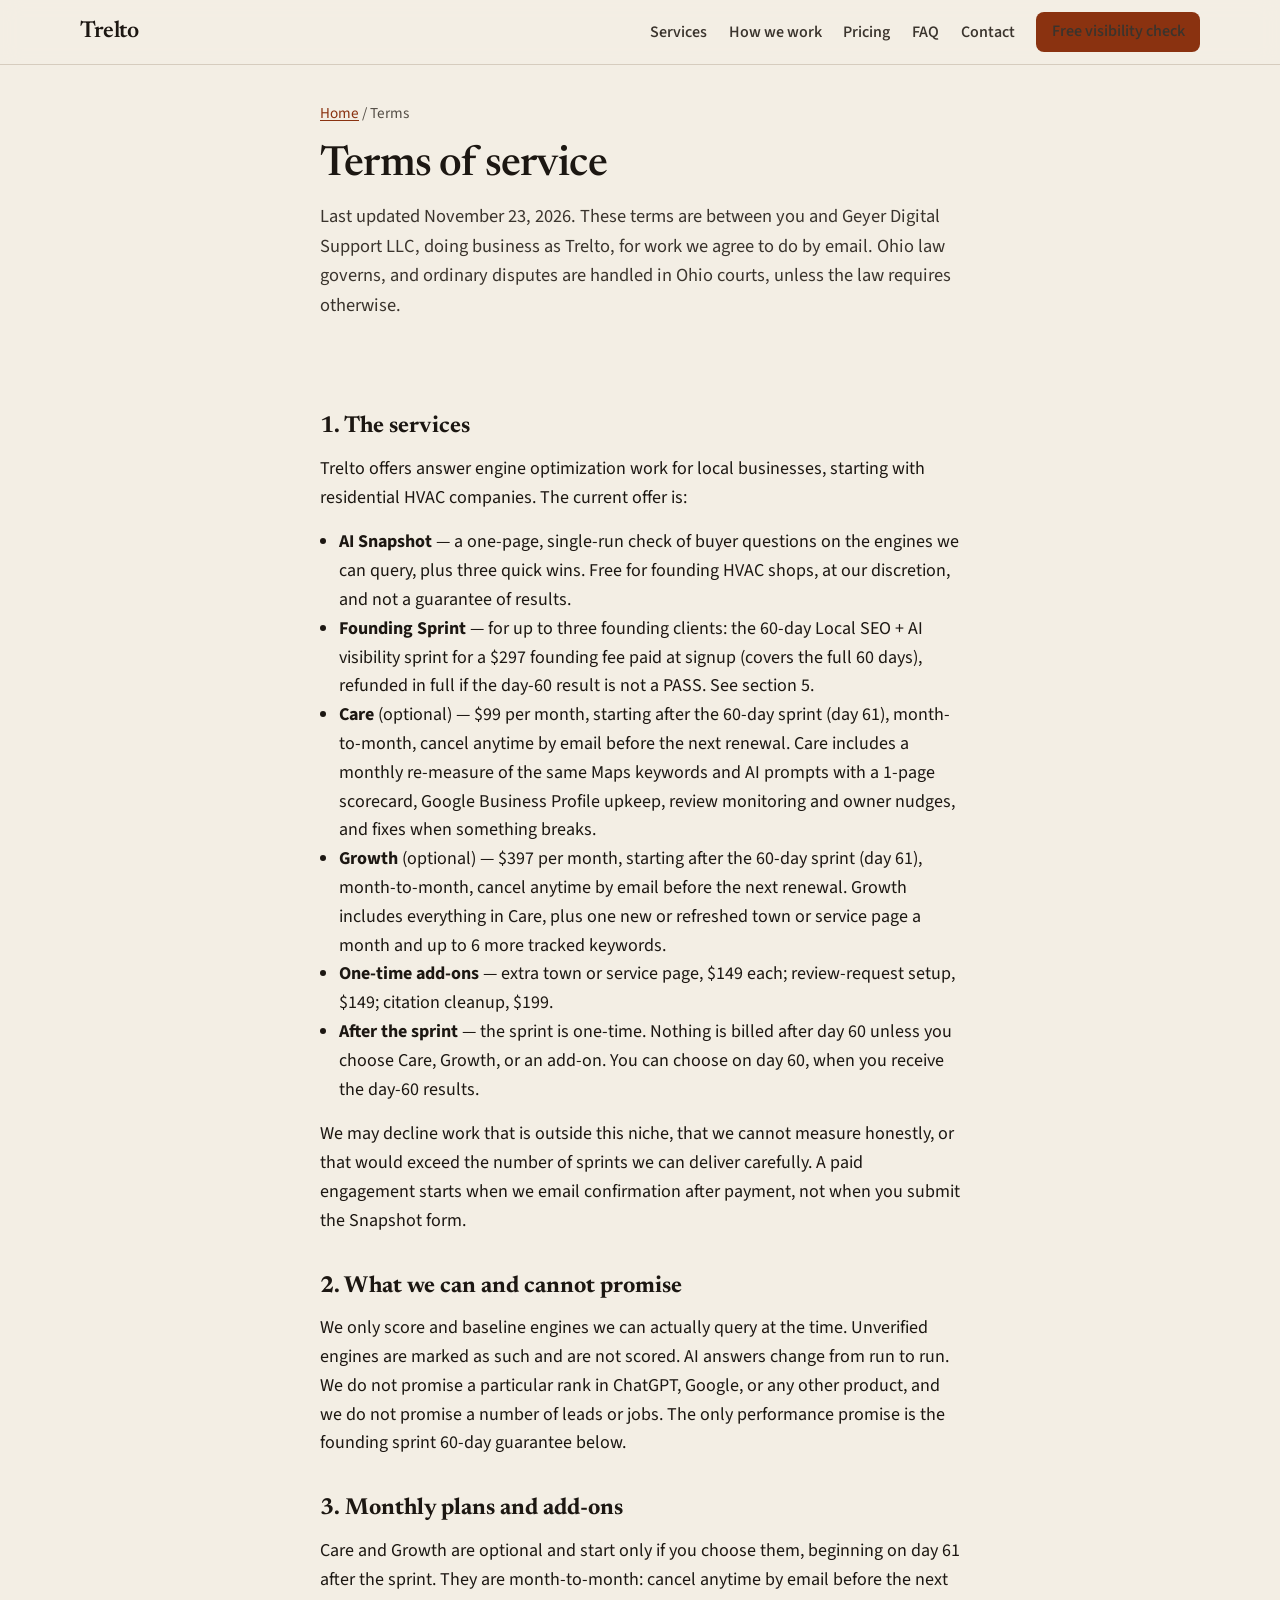
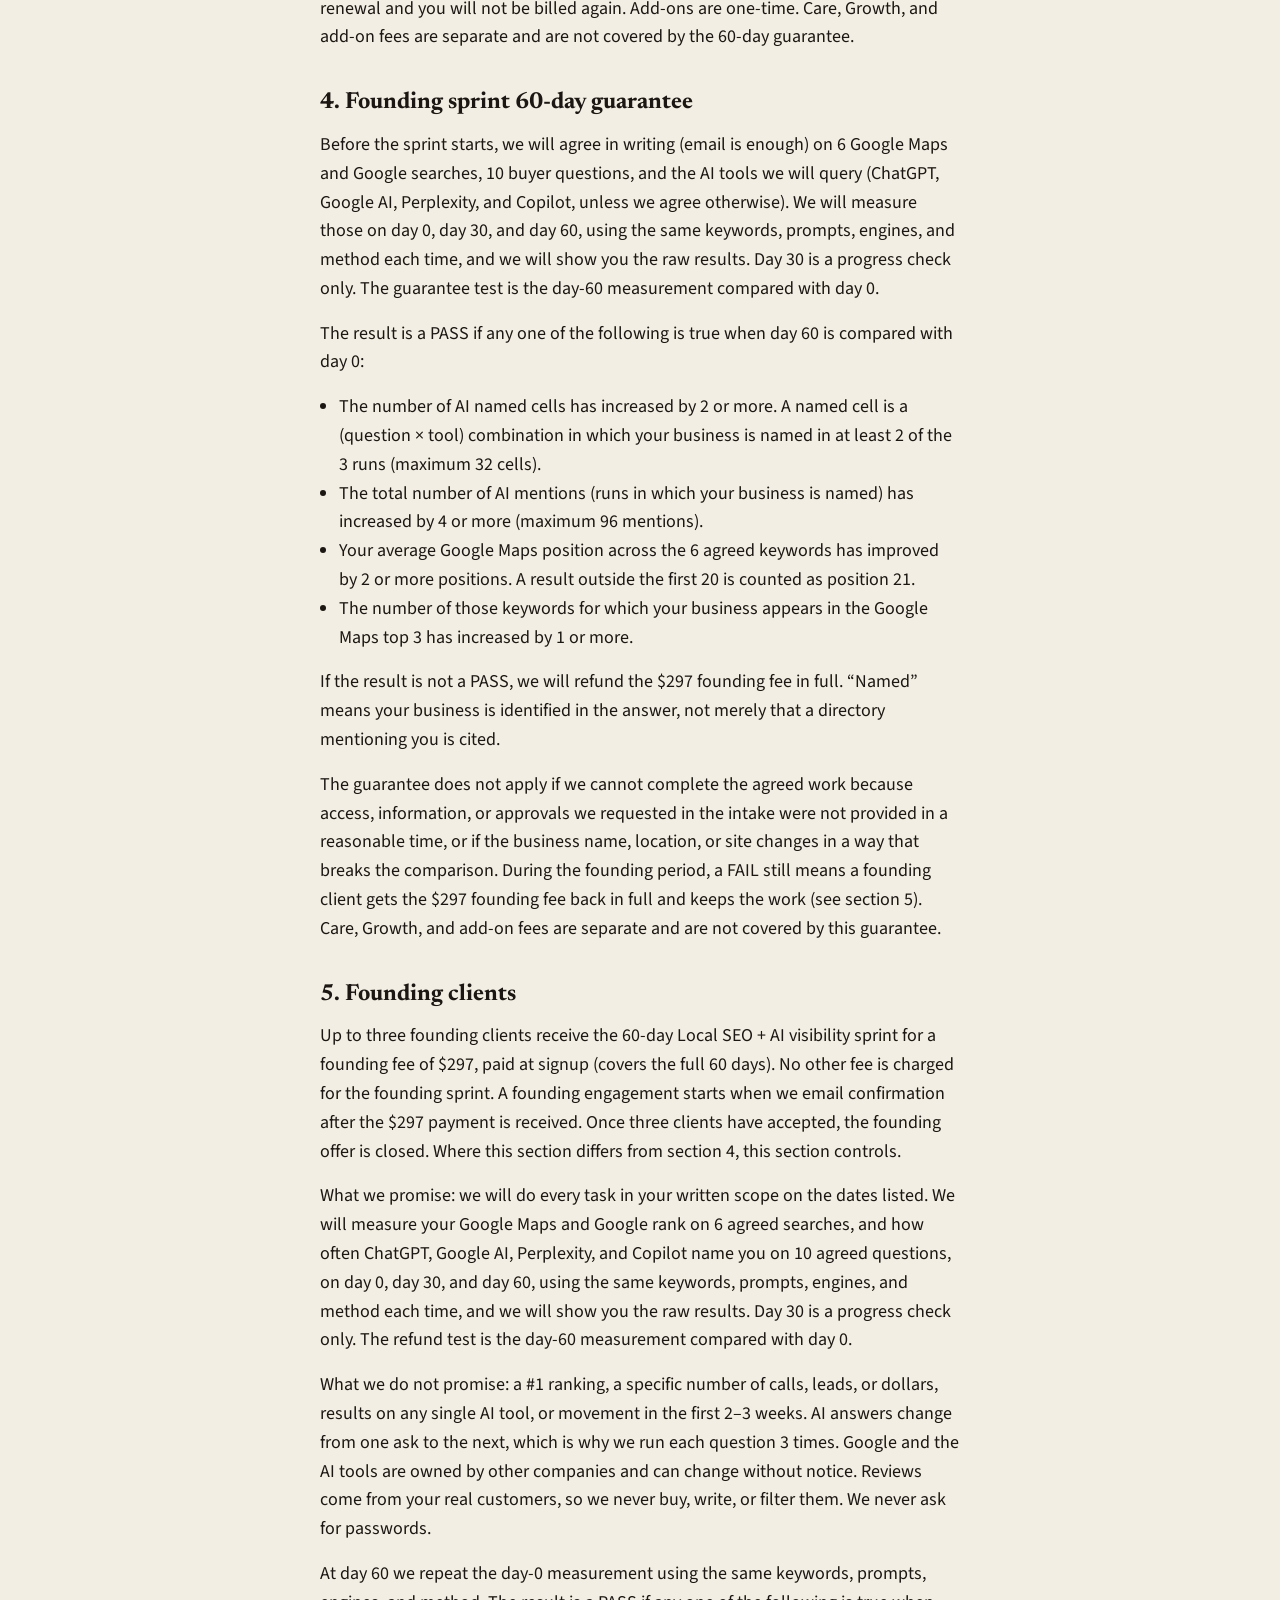
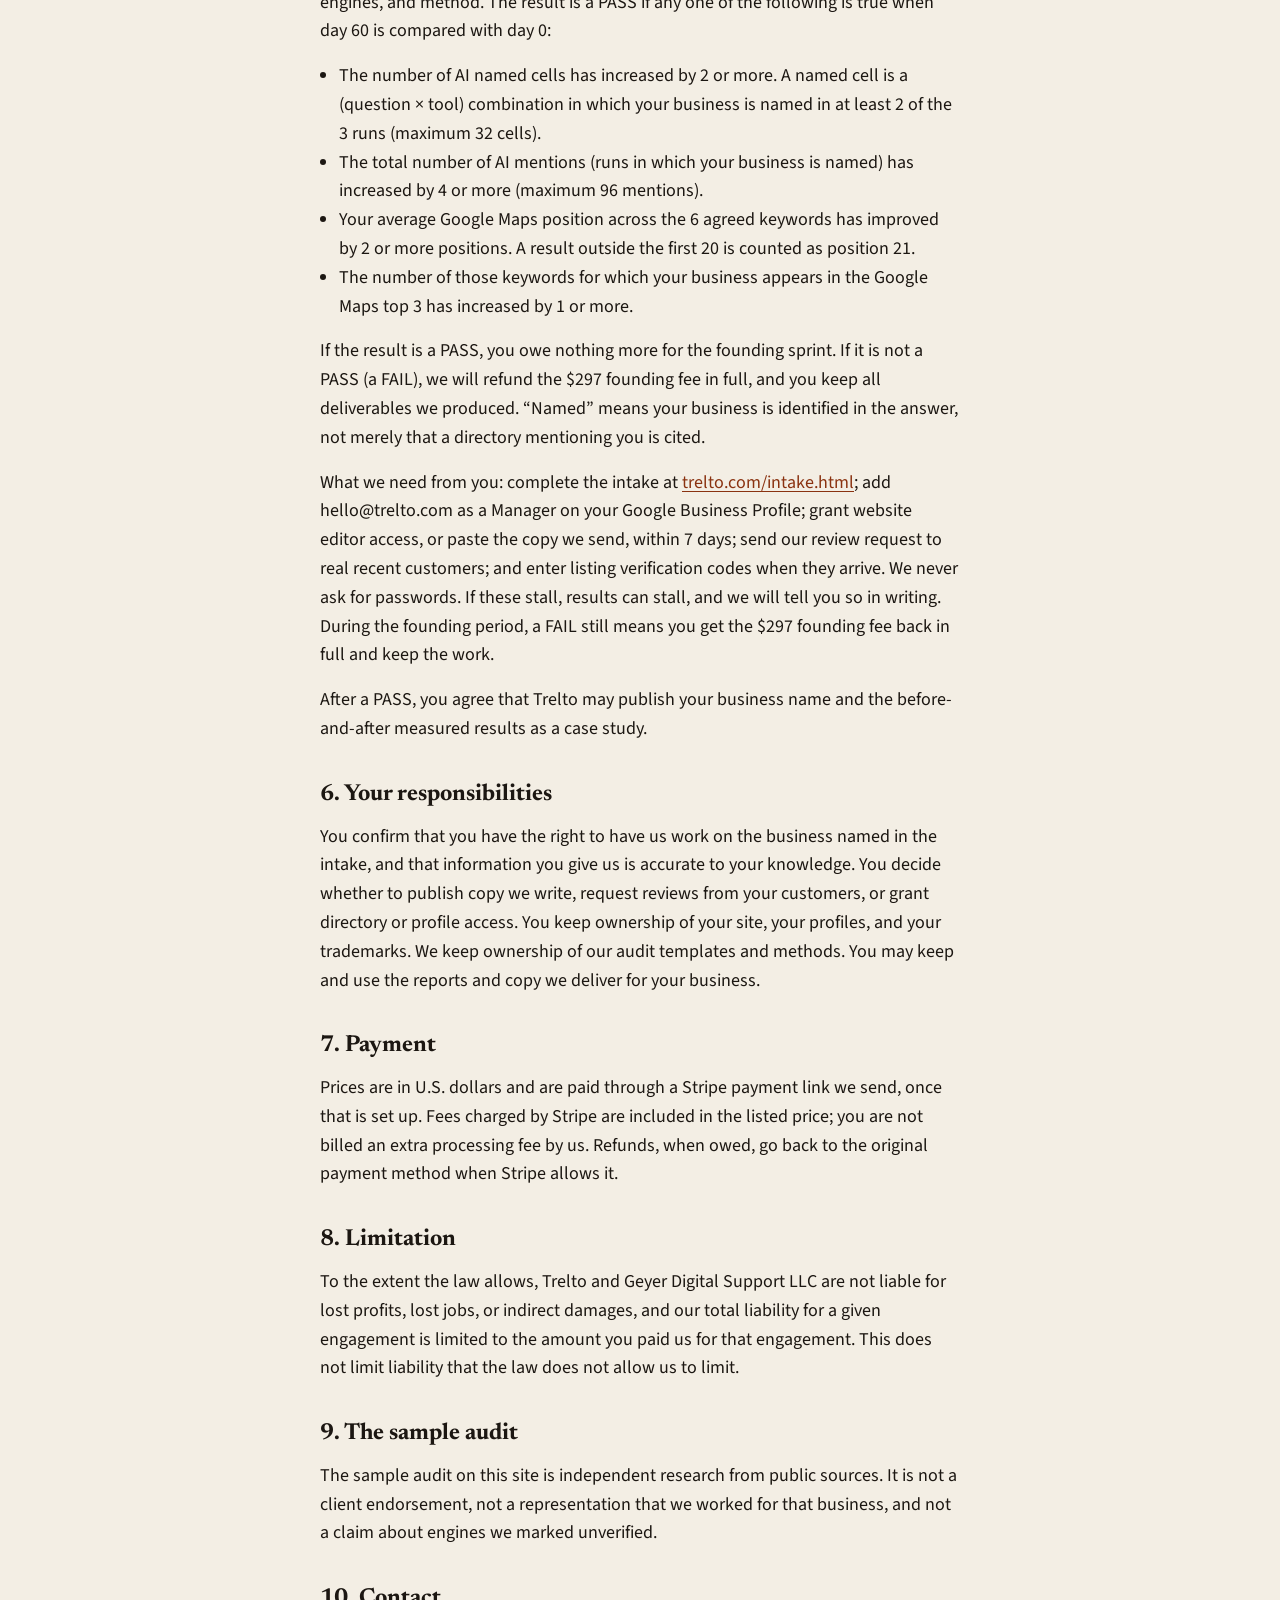
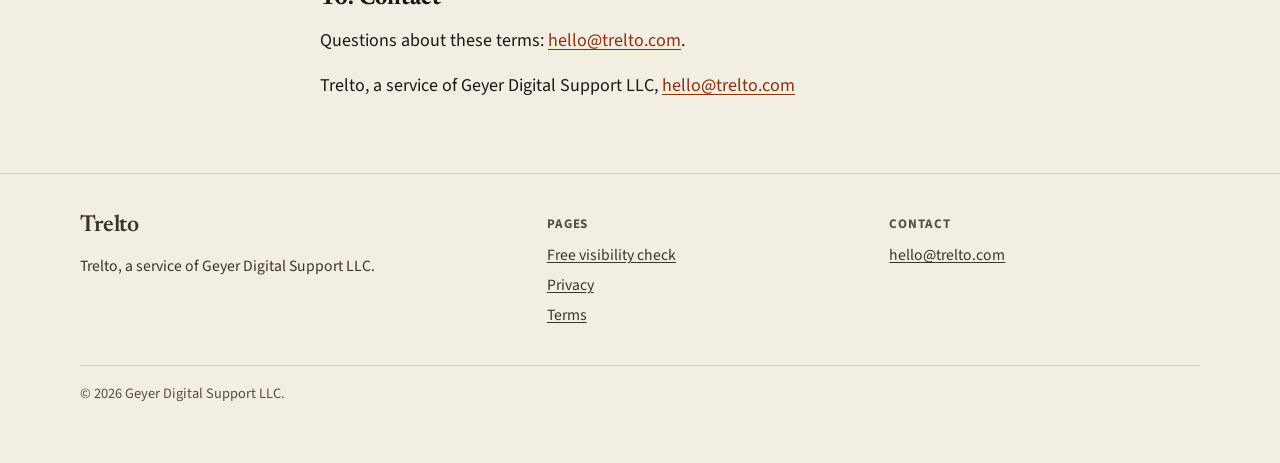
<file: terms.html>
<!DOCTYPE html>
<html lang="en">
<head>
  <meta charset="utf-8">
  <meta name="viewport" content="width=device-width, initial-scale=1">
  <title>Terms — Trelto</title>
  <meta name="description" content="Terms for Trelto services: the $297 founding sprint and its 60-day guarantee, optional Care and Growth plans, and one-time add-ons.">
  <link rel="canonical" href="https://trelto.com/terms.html">
  <meta name="theme-color" content="#f3eee4">
  <meta name="robots" content="index,follow">
  <meta property="og:type" content="website">
  <meta property="og:title" content="Terms — Trelto">
  <meta property="og:description" content="Terms for Trelto services: the $297 founding sprint and its 60-day guarantee, optional monthly plans, and add-ons.">
  <meta property="og:url" content="https://trelto.com/terms.html">
  <meta property="og:image" content="https://trelto.com/img/og.png">
  <meta name="twitter:card" content="summary_large_image">
  <meta name="twitter:image" content="https://trelto.com/img/og.png">
  <link rel="icon" href="/img/favicon.svg" type="image/svg+xml">
  <link rel="icon" href="/img/favicon.png" type="image/png" sizes="32x32">
  <link rel="apple-touch-icon" href="/img/apple-touch-icon.png">
  <link rel="stylesheet" href="/css/styles.css">
</head>
<body>
  <a class="skip-link" href="#main">Skip to content</a>
  <header class="site-header">
    <div class="wrap header-inner">
      <a class="wordmark" href="/">Trelto</a>
      <button class="nav-toggle" type="button" aria-expanded="false" aria-controls="site-nav">Menu</button>
      <nav id="site-nav" class="site-nav" aria-label="Primary">
        <ul>
          <li><a href="/#services">Services</a></li>
          <li><a href="/#process">How we work</a></li>
          <li><a href="/#pricing">Pricing</a></li>
          <li><a href="/#faq">FAQ</a></li>
          <li><a href="/#contact">Contact</a></li>
          <li><a class="btn btn-sm btn-primary" href="/check.html">Free visibility check</a></li>
        </ul>
      </nav>
    </div>
  </header>

  <main id="main" class="legal">
    <header class="page-hero">
      <div class="wrap-prose">
        <p class="crumb"><a href="/">Home</a> / Terms</p>
        <h1>Terms of service</h1>
        <p class="intro">Last updated November 23, 2026. These terms are between you and Geyer Digital Support LLC, doing business as Trelto, for work we agree to do by email. Ohio law governs, and ordinary disputes are handled in Ohio courts, unless the law requires otherwise.</p>
      </div>
    </header>
    <div class="wrap-prose" style="padding-bottom:3.5rem;">
      <h2>1. The services</h2>
      <p>Trelto offers answer engine optimization work for local businesses, starting with residential HVAC companies. The current offer is:</p>
      <ul>
        <li><strong>AI Snapshot</strong> — a one-page, single-run check of buyer questions on the engines we can query, plus three quick wins. Free for founding HVAC shops, at our discretion, and not a guarantee of results.</li>
        <li><strong>Founding Sprint</strong> — for up to three founding clients: the 60-day Local SEO + AI visibility sprint for a $297 founding fee paid at signup (covers the full 60 days), refunded in full if the day-60 result is not a PASS. See section 5.</li>
        <li><strong>Care</strong> (optional) — $99 per month, starting after the 60-day sprint (day 61), month-to-month, cancel anytime by email before the next renewal. Care includes a monthly re-measure of the same Maps keywords and AI prompts with a 1-page scorecard, Google Business Profile upkeep, review monitoring and owner nudges, and fixes when something breaks.</li>
        <li><strong>Growth</strong> (optional) — $397 per month, starting after the 60-day sprint (day 61), month-to-month, cancel anytime by email before the next renewal. Growth includes everything in Care, plus one new or refreshed town or service page a month and up to 6 more tracked keywords.</li>
        <li><strong>One-time add-ons</strong> — extra town or service page, $149 each; review-request setup, $149; citation cleanup, $199.</li>
        <li><strong>After the sprint</strong> — the sprint is one-time. Nothing is billed after day 60 unless you choose Care, Growth, or an add-on. You can choose on day 60, when you receive the day-60 results.</li>
      </ul>
      <p>We may decline work that is outside this niche, that we cannot measure honestly, or that would exceed the number of sprints we can deliver carefully. A paid engagement starts when we email confirmation after payment, not when you submit the Snapshot form.</p>

      <h2>2. What we can and cannot promise</h2>
      <p>We only score and baseline engines we can actually query at the time. Unverified engines are marked as such and are not scored. AI answers change from run to run. We do not promise a particular rank in ChatGPT, Google, or any other product, and we do not promise a number of leads or jobs. The only performance promise is the founding sprint 60-day guarantee below.</p>

      <h2>3. Monthly plans and add-ons</h2>
      <p>Care and Growth are optional and start only if you choose them, beginning on day 61 after the sprint. They are month-to-month: cancel anytime by email before the next renewal and you will not be billed again. Add-ons are one-time. Care, Growth, and add-on fees are separate and are not covered by the 60-day guarantee.</p>

      <h2>4. Founding sprint 60-day guarantee</h2>
      <p>Before the sprint starts, we will agree in writing (email is enough) on 6 Google Maps and Google searches, 10 buyer questions, and the AI tools we will query (ChatGPT, Google AI, Perplexity, and Copilot, unless we agree otherwise). We will measure those on day 0, day 30, and day 60, using the same keywords, prompts, engines, and method each time, and we will show you the raw results. Day 30 is a progress check only. The guarantee test is the day-60 measurement compared with day 0.</p>
      <p>The result is a PASS if any one of the following is true when day 60 is compared with day 0:</p>
      <ul>
        <li>The number of AI named cells has increased by 2 or more. A named cell is a (question × tool) combination in which your business is named in at least 2 of the 3 runs (maximum 32 cells).</li>
        <li>The total number of AI mentions (runs in which your business is named) has increased by 4 or more (maximum 96 mentions).</li>
        <li>Your average Google Maps position across the 6 agreed keywords has improved by 2 or more positions. A result outside the first 20 is counted as position 21.</li>
        <li>The number of those keywords for which your business appears in the Google Maps top 3 has increased by 1 or more.</li>
      </ul>
      <p>If the result is not a PASS, we will refund the $297 founding fee in full. “Named” means your business is identified in the answer, not merely that a directory mentioning you is cited.</p>
      <p>The guarantee does not apply if we cannot complete the agreed work because access, information, or approvals we requested in the intake were not provided in a reasonable time, or if the business name, location, or site changes in a way that breaks the comparison. During the founding period, a FAIL still means a founding client gets the $297 founding fee back in full and keeps the work (see section 5). Care, Growth, and add-on fees are separate and are not covered by this guarantee.</p>

      <h2>5. Founding clients</h2>
      <p>Up to three founding clients receive the 60-day Local SEO + AI visibility sprint for a founding fee of $297, paid at signup (covers the full 60 days). No other fee is charged for the founding sprint. A founding engagement starts when we email confirmation after the $297 payment is received. Once three clients have accepted, the founding offer is closed. Where this section differs from section 4, this section controls.</p>
      <p>What we promise: we will do every task in your written scope on the dates listed. We will measure your Google Maps and Google rank on 6 agreed searches, and how often ChatGPT, Google AI, Perplexity, and Copilot name you on 10 agreed questions, on day 0, day 30, and day 60, using the same keywords, prompts, engines, and method each time, and we will show you the raw results. Day 30 is a progress check only. The refund test is the day-60 measurement compared with day 0.</p>
      <p>What we do not promise: a #1 ranking, a specific number of calls, leads, or dollars, results on any single AI tool, or movement in the first 2–3 weeks. AI answers change from one ask to the next, which is why we run each question 3 times. Google and the AI tools are owned by other companies and can change without notice. Reviews come from your real customers, so we never buy, write, or filter them. We never ask for passwords.</p>
      <p>At day 60 we repeat the day-0 measurement using the same keywords, prompts, engines, and method. The result is a PASS if any one of the following is true when day 60 is compared with day 0:</p>
      <ul>
        <li>The number of AI named cells has increased by 2 or more. A named cell is a (question × tool) combination in which your business is named in at least 2 of the 3 runs (maximum 32 cells).</li>
        <li>The total number of AI mentions (runs in which your business is named) has increased by 4 or more (maximum 96 mentions).</li>
        <li>Your average Google Maps position across the 6 agreed keywords has improved by 2 or more positions. A result outside the first 20 is counted as position 21.</li>
        <li>The number of those keywords for which your business appears in the Google Maps top 3 has increased by 1 or more.</li>
      </ul>
      <p>If the result is a PASS, you owe nothing more for the founding sprint. If it is not a PASS (a FAIL), we will refund the $297 founding fee in full, and you keep all deliverables we produced. “Named” means your business is identified in the answer, not merely that a directory mentioning you is cited.</p>
      <p>What we need from you: complete the intake at <a href="https://trelto.com/intake.html">trelto.com/intake.html</a>; add hello@trelto.com as a Manager on your Google Business Profile; grant website editor access, or paste the copy we send, within 7 days; send our review request to real recent customers; and enter listing verification codes when they arrive. We never ask for passwords. If these stall, results can stall, and we will tell you so in writing. During the founding period, a FAIL still means you get the $297 founding fee back in full and keep the work.</p>
      <p>After a PASS, you agree that Trelto may publish your business name and the before-and-after measured results as a case study.</p>

      <h2>6. Your responsibilities</h2>
      <p>You confirm that you have the right to have us work on the business named in the intake, and that information you give us is accurate to your knowledge. You decide whether to publish copy we write, request reviews from your customers, or grant directory or profile access. You keep ownership of your site, your profiles, and your trademarks. We keep ownership of our audit templates and methods. You may keep and use the reports and copy we deliver for your business.</p>

      <h2>7. Payment</h2>
      <p>Prices are in U.S. dollars and are paid through a Stripe payment link we send, once that is set up. Fees charged by Stripe are included in the listed price; you are not billed an extra processing fee by us. Refunds, when owed, go back to the original payment method when Stripe allows it.</p>

      <h2>8. Limitation</h2>
      <p>To the extent the law allows, Trelto and Geyer Digital Support LLC are not liable for lost profits, lost jobs, or indirect damages, and our total liability for a given engagement is limited to the amount you paid us for that engagement. This does not limit liability that the law does not allow us to limit.</p>

      <h2>9. The sample audit</h2>
      <p>The sample audit on this site is independent research from public sources. It is not a client endorsement, not a representation that we worked for that business, and not a claim about engines we marked unverified.</p>

      <h2>10. Contact</h2>
      <p>Questions about these terms: <a href="mailto:hello@trelto.com">hello@trelto.com</a>.</p>
      <p>Trelto, a service of Geyer Digital Support LLC, <a href="mailto:hello@trelto.com">hello@trelto.com</a></p>
    </div>
  </main>

  <footer class="site-footer">
    <div class="wrap">
      <div class="footer-grid">
        <div>
          <a class="wordmark" href="/">Trelto</a>
          <p>Trelto, a service of Geyer Digital Support LLC.</p>
        </div>
        <div>
          <h2>Pages</h2>
          <ul>
            <li><a href="/check.html">Free visibility check</a></li>
            <li><a href="/privacy.html">Privacy</a></li>
            <li><a href="/terms.html" aria-current="page">Terms</a></li>
          </ul>
        </div>
        <div>
          <h2>Contact</h2>
          <ul>
            <li><a href="mailto:hello@trelto.com">hello@trelto.com</a></li>
          </ul>
        </div>
      </div>
      <p class="legal-line">© 2026 Geyer Digital Support LLC.</p>
    </div>
  </footer>
  <script src="/js/main.js" defer></script>
</body>
</html>
</file>
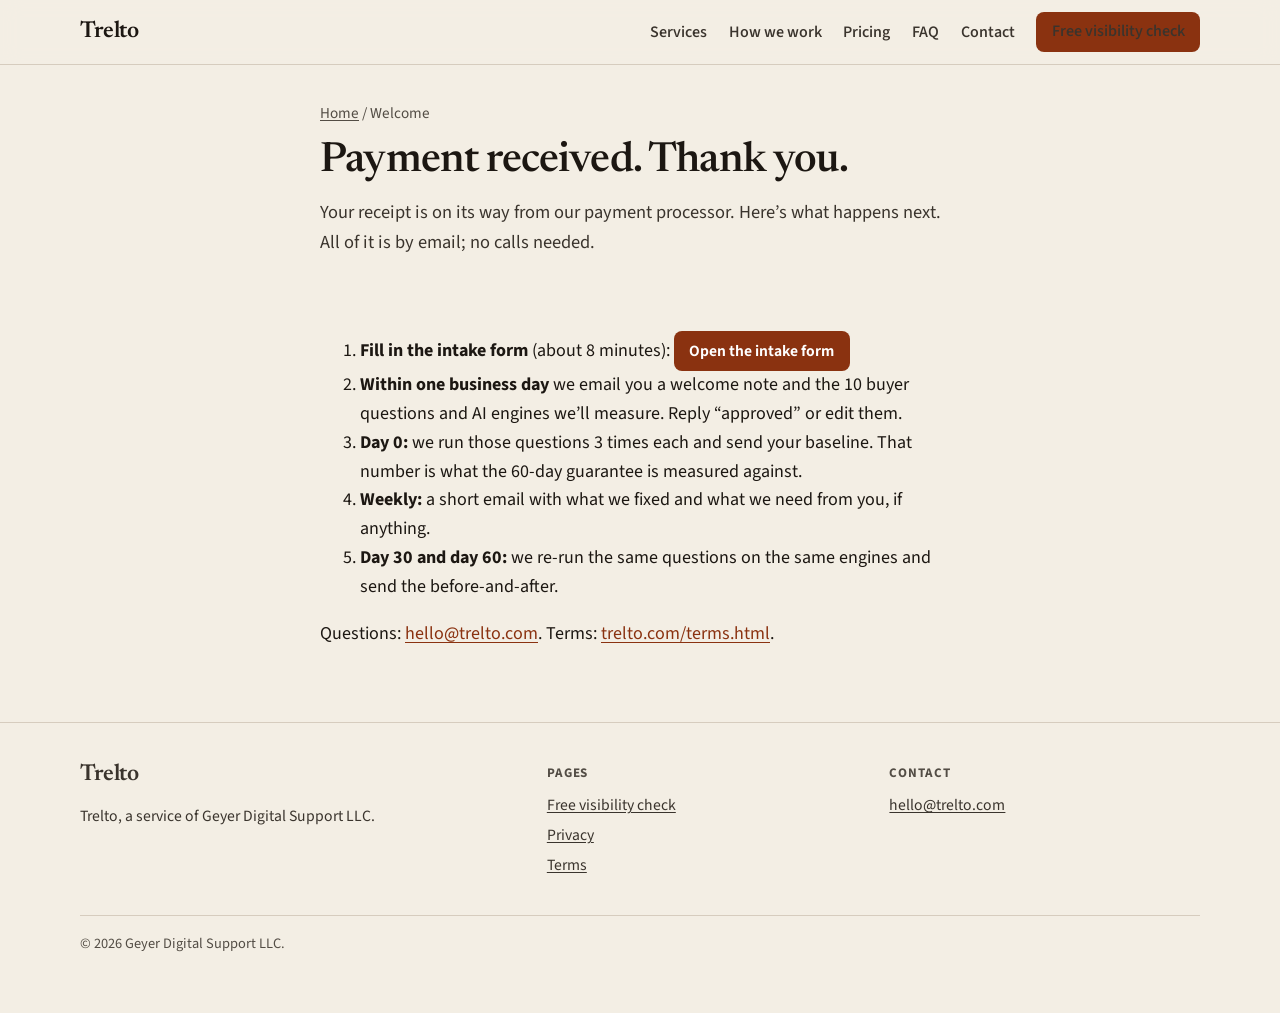
<file: welcome.html>
<!DOCTYPE html>
<html lang="en">
<head>
  <meta charset="utf-8">
  <meta name="viewport" content="width=device-width, initial-scale=1">
  <title>You're in — Trelto</title>
  <meta name="description" content="Payment received. Next steps for new Trelto clients.">
  <meta name="robots" content="noindex,nofollow">
  <link rel="canonical" href="https://trelto.com/welcome.html">
  <meta name="theme-color" content="#f3eee4">
  <link rel="icon" href="/img/favicon.svg" type="image/svg+xml">
  <link rel="icon" href="/img/favicon.png" type="image/png" sizes="32x32">
  <link rel="apple-touch-icon" href="/img/apple-touch-icon.png">
  <link rel="stylesheet" href="/css/styles.css">
</head>
<body>
  <a class="skip-link" href="#main">Skip to content</a>
  <header class="site-header">
    <div class="wrap header-inner">
      <a class="wordmark" href="/">Trelto</a>
      <button class="nav-toggle" type="button" aria-expanded="false" aria-controls="site-nav">Menu</button>
      <nav id="site-nav" class="site-nav" aria-label="Primary">
        <ul>
          <li><a href="/#services">Services</a></li>
          <li><a href="/#process">How we work</a></li>
          <li><a href="/#pricing">Pricing</a></li>
          <li><a href="/#faq">FAQ</a></li>
          <li><a href="/#contact">Contact</a></li>
          <li><a class="btn btn-sm btn-primary" href="/check.html">Free visibility check</a></li>
        </ul>
      </nav>
    </div>
  </header>

    <main id="main">
    <header class="page-hero">
      <div class="wrap-prose">
        <p class="crumb"><a href="/">Home</a> / Welcome</p>
        <h1>Payment received. Thank you.</h1>
        <p class="intro">Your receipt is on its way from our payment processor. Here’s what happens next. All of it is by email; no calls needed.</p>
      </div>
    </header>
    <div class="wrap-prose" style="padding-bottom:3.5rem;">
      <ol>
        <li><strong>Fill in the intake form</strong> (about 8 minutes): <a class="btn btn-sm btn-primary" href="/intake.html">Open the intake form</a></li>
        <li><strong>Within one business day</strong> we email you a welcome note and the 10 buyer questions and AI engines we’ll measure. Reply “approved” or edit them.</li>
        <li><strong>Day 0:</strong> we run those questions 3 times each and send your baseline. That number is what the 60-day guarantee is measured against.</li>
        <li><strong>Weekly:</strong> a short email with what we fixed and what we need from you, if anything.</li>
        <li><strong>Day 30 and day 60:</strong> we re-run the same questions on the same engines and send the before-and-after.</li>
      </ol>
      <p>Questions: <a href="mailto:hello@trelto.com">hello@trelto.com</a>. Terms: <a href="/terms.html">trelto.com/terms.html</a>.</p>
    </div>
  </main>

<footer class="site-footer">
    <div class="wrap">
      <div class="footer-grid">
        <div>
          <a class="wordmark" href="/">Trelto</a>
          <p>Trelto, a service of Geyer Digital Support LLC.</p>
        </div>
        <div>
          <h2>Pages</h2>
          <ul>
            <li><a href="/check.html">Free visibility check</a></li>
            <li><a href="/privacy.html">Privacy</a></li>
            <li><a href="/terms.html">Terms</a></li>
          </ul>
        </div>
        <div>
          <h2>Contact</h2>
          <ul>
            <li><a href="mailto:hello@trelto.com">hello@trelto.com</a></li>
          </ul>
        </div>
      </div>
      <p class="legal-line">© 2026 Geyer Digital Support LLC.</p>
    </div>
  </footer>
  <script src="/js/main.js" defer></script>
  <script src="/js/main.js" defer></script>
</body>
</html>
</file>
<file: css/site.css>
/* Trelto v2 — mobile-first, self-hosted fonts, no trackers. */
@font-face{font-family:"Source Sans 3";src:url("/fonts/source-sans-3.woff2") format("woff2");font-weight:400 700;font-style:normal;font-display:swap}
@font-face{font-family:"Source Sans 3";src:url("/fonts/source-sans-3-italic.woff2") format("woff2");font-weight:400 700;font-style:italic;font-display:swap}
:root{
  --navy:#0b1f33;--navy-2:#132d48;--ink:#14212e;--body:#33414f;--muted:#5b6876;
  --line:#dfe5ec;--bg:#ffffff;--soft:#f4f7fa;--accent:#0a7c5a;--accent-h:#07664a;--accent-soft:#e3f4ee;
  --blue:#1f5fd1;--warn:#9a3412;--radius:14px;--wrap:72rem;
  --shadow:0 1px 2px rgba(11,31,51,.06),0 12px 32px rgba(11,31,51,.08);
  --font:"Source Sans 3",system-ui,-apple-system,"Segoe UI",Roboto,Arial,sans-serif;
}
*,*::before,*::after{box-sizing:border-box}
html{-webkit-text-size-adjust:100%;scroll-behavior:smooth;scroll-padding-top:5rem}
body{margin:0;font-family:var(--font);font-size:1.0625rem;line-height:1.6;color:var(--body);background:var(--bg)}
img{max-width:100%;height:auto}
a{color:var(--blue)}
a:hover{color:var(--navy)}
:focus-visible{outline:3px solid var(--blue);outline-offset:2px;border-radius:4px}
h1,h2,h3{color:var(--ink);line-height:1.15;letter-spacing:-.015em;margin:0 0 .6em}
h1{font-size:clamp(2.1rem,6.2vw,3.5rem);font-weight:700}
h2{font-size:clamp(1.65rem,4.2vw,2.4rem);font-weight:700}
h3{font-size:1.2rem;font-weight:700}
p{margin:0 0 1em}
.wrap{max-width:var(--wrap);margin:0 auto;padding:0 1.25rem}
.narrow{max-width:46rem}
.skip-link{position:absolute;left:-999px;top:0;background:#fff;padding:.5rem 1rem;z-index:100}
.skip-link:focus{left:1rem}
/* header */
.hdr{position:sticky;top:0;z-index:50;background:rgba(255,255,255,.94);backdrop-filter:saturate(1.4) blur(8px);border-bottom:1px solid var(--line)}
.hdr-in{display:flex;align-items:center;justify-content:space-between;height:4.25rem;gap:1rem}
.brand{display:inline-flex;align-items:center;gap:.55rem;font-weight:700;font-size:1.35rem;color:var(--navy);text-decoration:none;letter-spacing:-.02em}
.brand-mark{width:1.9rem;height:1.9rem;border-radius:8px;background:var(--navy);display:grid;place-items:center}
.brand-mark svg{width:1.15rem;height:1.15rem}
.nav{display:none}
.nav ul{list-style:none;margin:0;padding:0;display:flex;align-items:center;gap:1.4rem}
.nav a{color:var(--ink);text-decoration:none;font-weight:600;font-size:.98rem}
.nav a:hover{color:var(--accent)}
.nav-toggle{display:inline-flex;align-items:center;gap:.4rem;border:1px solid var(--line);background:#fff;border-radius:10px;padding:.5rem .8rem;font:600 .95rem var(--font);color:var(--ink);cursor:pointer}
.nav.is-open{display:block;position:absolute;top:4.25rem;left:0;right:0;background:#fff;border-bottom:1px solid var(--line);box-shadow:var(--shadow)}
.nav.is-open ul{flex-direction:column;align-items:stretch;gap:0;padding:.5rem 1.25rem 1rem}
.nav.is-open li a{display:block;padding:.8rem 0;border-bottom:1px solid var(--soft)}
.nav.is-open li:last-child a{border:0;margin-top:.6rem;text-align:center}
@media(min-width:900px){.nav{display:block}.nav-toggle{display:none}}
/* buttons */
.btn{display:inline-flex;align-items:center;justify-content:center;gap:.5rem;min-height:3rem;padding:.75rem 1.35rem;border-radius:10px;font:700 1.02rem var(--font);text-decoration:none;border:2px solid transparent;cursor:pointer;transition:background .15s,transform .15s}
.btn-primary{background:var(--accent);color:#fff!important}
.btn-primary:hover{background:var(--accent-h);transform:translateY(-1px)}
.btn-line{background:transparent;color:var(--navy)!important;border-color:var(--navy)}
.btn-line:hover{background:var(--navy);color:#fff!important}
.btn-light{background:#fff;color:var(--navy)!important}
.btn-ghost-light{border-color:rgba(255,255,255,.55);color:#fff!important}
.btn-ghost-light:hover{background:rgba(255,255,255,.1)}
.btn-sm{min-height:2.5rem;padding:.5rem 1rem;font-size:.95rem}
.btn-block{width:100%}
.btn-row{display:flex;flex-wrap:wrap;gap:.75rem}
/* hero */
.hero{background:linear-gradient(180deg,#f3f7fb 0%,#fff 100%);padding:3rem 0 3.5rem;border-bottom:1px solid var(--line)}
.hero-grid{display:grid;gap:2.5rem;align-items:start}
@media(min-width:960px){.hero{padding:4.5rem 0 5rem}.hero-grid{grid-template-columns:1.15fr .85fr;gap:3.5rem}}
.eyebrow{display:inline-block;font-weight:700;font-size:.85rem;letter-spacing:.08em;text-transform:uppercase;color:var(--accent);margin-bottom:1rem}
.lede{font-size:clamp(1.1rem,2.4vw,1.3rem);color:var(--body);max-width:38rem}
.ticks{list-style:none;padding:0;margin:1.5rem 0 0;display:grid;gap:.55rem}
.ticks li{position:relative;padding-left:1.8rem;color:var(--ink);font-weight:600}
.ticks li::before{content:"";position:absolute;left:0;top:.3em;width:1.15rem;height:1.15rem;border-radius:50%;background:var(--accent) url("data:image/svg+xml,%3Csvg xmlns='http://www.w3.org/2000/svg' viewBox='0 0 24 24' fill='none' stroke='white' stroke-width='3.5' stroke-linecap='round' stroke-linejoin='round'%3E%3Cpath d='M5 12l5 5L19 7'/%3E%3C/svg%3E") center/70% no-repeat}
.surfaces{display:flex;flex-wrap:wrap;gap:.5rem;margin:1.75rem 0 0;padding:0;list-style:none}
.surfaces li{background:#fff;border:1px solid var(--line);border-radius:999px;padding:.35rem .85rem;font-size:.92rem;font-weight:600;color:var(--navy)}
/* form card */
.card{background:#fff;border:1px solid var(--line);border-radius:var(--radius);box-shadow:var(--shadow);padding:1.5rem}
@media(min-width:600px){.card{padding:1.9rem}}
.form-card h2{font-size:1.45rem;margin-bottom:.35rem}
.form-card .sub{color:var(--muted);font-size:.98rem;margin-bottom:1.2rem}
.field{margin-bottom:.95rem}
.field label{display:block;font-weight:700;color:var(--ink);font-size:.95rem;margin-bottom:.3rem}
.field .hint{font-weight:400;color:var(--muted)}
.field input,.field textarea{width:100%;font:1rem var(--font);padding:.8rem .9rem;border:1.5px solid #c9d3de;border-radius:10px;background:#fff;color:var(--ink)}
.field input:focus,.field textarea:focus{border-color:var(--blue);outline:none;box-shadow:0 0 0 3px rgba(31,95,209,.15)}
.hp{position:absolute;left:-9999px;width:1px;height:1px;overflow:hidden}
.form-fine{font-size:.88rem;color:var(--muted);margin:.85rem 0 0}
.form-status{margin:.8rem 0 0;font-weight:600}
.form-status[data-state="ok"]{color:var(--accent);background:var(--accent-soft);padding:.8rem 1rem;border-radius:10px}
.form-status[data-state="err"]{color:var(--warn)}
/* sections */
.section{padding:4rem 0}
@media(min-width:900px){.section{padding:5.5rem 0}}
.section.soft{background:var(--soft);border-top:1px solid var(--line);border-bottom:1px solid var(--line)}
.kicker{font-weight:700;font-size:.85rem;letter-spacing:.08em;text-transform:uppercase;color:var(--accent);margin-bottom:.6rem}
.intro{font-size:1.13rem;max-width:44rem;color:var(--body)}
.grid{display:grid;gap:1.25rem;margin-top:2rem}
@media(min-width:700px){.g2{grid-template-columns:1fr 1fr}.g3{grid-template-columns:repeat(3,1fr)}}
@media(min-width:1000px){.g4{grid-template-columns:repeat(4,1fr)}}
@media(min-width:700px) and (max-width:999px){.g4{grid-template-columns:1fr 1fr}}
.tile{background:#fff;border:1px solid var(--line);border-radius:var(--radius);padding:1.5rem}
.tile h3{margin-bottom:.4rem}
.tile p{margin:0;font-size:1rem}
.icon{width:2.6rem;height:2.6rem;border-radius:10px;background:var(--accent-soft);display:grid;place-items:center;margin-bottom:1rem}
.icon svg{width:1.35rem;height:1.35rem;stroke:var(--accent)}
.finding{border-left:4px solid var(--accent)}
.finding .tag{display:inline-block;font-size:.78rem;font-weight:700;letter-spacing:.05em;text-transform:uppercase;color:var(--muted);margin-bottom:.5rem}
.note-line{font-size:.92rem;color:var(--muted);margin-top:1.25rem}
.stats{display:grid;gap:1rem;margin-top:2rem}
@media(min-width:700px){.stats{grid-template-columns:1fr 1fr}}
.stat{background:var(--navy);color:#dbe6f2;border-radius:var(--radius);padding:1.5rem}
.stat b{display:block;font-size:2.6rem;line-height:1;color:#fff;margin-bottom:.5rem}
.stat p{margin:0 0 .6rem}
.stat cite{font-style:normal;font-size:.85rem}
.stat cite a{color:#9cc7ff}
/* steps */
.steps{list-style:none;padding:0;margin:2rem 0 0;display:grid;gap:1.25rem;counter-reset:s}
@media(min-width:900px){.steps{grid-template-columns:repeat(3,1fr)}}
.steps li{counter-increment:s;background:#fff;border:1px solid var(--line);border-radius:var(--radius);padding:1.6rem}
.steps li::before{content:counter(s);display:grid;place-items:center;width:2.4rem;height:2.4rem;border-radius:50%;background:var(--navy);color:#fff;font-weight:700;margin-bottom:1rem}
.steps .when{display:block;font-size:.85rem;font-weight:700;color:var(--accent);text-transform:uppercase;letter-spacing:.06em;margin-bottom:.3rem}
/* offer */
.offer-grid{display:grid;gap:1.25rem;margin-top:2rem}
@media(min-width:900px){.offer-grid{grid-template-columns:1fr 1.3fr}}
.price-card{background:#fff;border:1px solid var(--line);border-radius:var(--radius);padding:1.75rem;display:flex;flex-direction:column}
.price-card.feature{border:2px solid var(--accent);box-shadow:var(--shadow);position:relative}
.badge{position:absolute;top:-.8rem;left:1.5rem;background:var(--accent);color:#fff;font-size:.8rem;font-weight:700;letter-spacing:.05em;text-transform:uppercase;padding:.25rem .7rem;border-radius:999px}
.price{font-size:3rem;font-weight:700;color:var(--ink);line-height:1;margin:.3rem 0 .2rem}
.price small{font-size:1rem;font-weight:600;color:var(--muted)}
.price-card ul{padding-left:1.1rem;margin:1rem 0 1.5rem}
.price-card li{margin-bottom:.4rem}
.price-card .btn{margin-top:auto}
.guarantee{margin-top:1.25rem;background:var(--accent-soft);border-radius:var(--radius);padding:1.4rem 1.5rem;color:var(--ink)}
.guarantee h3{margin-bottom:.35rem}
.guarantee p{margin:0}
/* industries */
.chips{display:flex;flex-wrap:wrap;gap:.55rem;list-style:none;padding:0;margin:1.5rem 0 0}
.chips li{background:#fff;border:1px solid var(--line);border-radius:10px;padding:.5rem .9rem;font-weight:600;color:var(--ink)}
/* faq */
.faq{margin-top:2rem;display:grid;gap:.75rem;max-width:52rem}
.faq details{background:#fff;border:1px solid var(--line);border-radius:12px;padding:0 1.25rem}
.faq summary{cursor:pointer;font-weight:700;color:var(--ink);padding:1.1rem 2rem 1.1rem 0;list-style:none;position:relative}
.faq summary::-webkit-details-marker{display:none}
.faq summary::after{content:"+";position:absolute;right:0;top:50%;transform:translateY(-50%);font-size:1.5rem;color:var(--accent);font-weight:400}
.faq details[open] summary::after{content:"–"}
.faq details p{margin:0 0 1.1rem}
/* cta band */
.cta{background:var(--navy);color:#cfdbe8;padding:4.5rem 0}
.cta h2{color:#fff}
.cta-grid{display:grid;gap:2.5rem;align-items:start}
@media(min-width:960px){.cta-grid{grid-template-columns:1fr 1fr;gap:4rem}}
.contact-list{list-style:none;padding:0;margin:1.5rem 0 0;display:grid;gap:1rem}
.contact-list li{display:flex;gap:.8rem;align-items:flex-start}
.contact-list svg{flex:none;width:1.4rem;height:1.4rem;stroke:#7fd3b5;margin-top:.15rem}
.contact-list a{color:#fff;font-weight:700}
.cta .card{color:var(--body)}
/* page hero */
.page-hero{background:linear-gradient(180deg,#f3f7fb 0%,#fff 100%);padding:3rem 0 2rem;border-bottom:1px solid var(--line)}
.crumb{font-size:.92rem;color:var(--muted);margin-bottom:.75rem}
.crumb a{color:var(--muted)}
.two-col{display:grid;gap:2rem;padding:2.5rem 0 4rem}
@media(min-width:900px){.two-col{grid-template-columns:1.1fr .9fr;gap:3rem}}
.prose{max-width:46rem;padding:2.5rem 0 4rem}
.prose h2{font-size:1.4rem;margin-top:2rem}
/* footer */
.ftr{background:#07182a;color:#a9b8c8;padding:3rem 0 2rem;font-size:.97rem}
.ftr a{color:#dbe6f2;text-decoration:none}
.ftr a:hover{text-decoration:underline}
.ftr-grid{display:grid;gap:2rem}
@media(min-width:800px){.ftr-grid{grid-template-columns:1.6fr 1fr 1fr}}
.ftr h2{font-size:.85rem;letter-spacing:.08em;text-transform:uppercase;color:#fff;margin-bottom:.8rem}
.ftr ul{list-style:none;margin:0;padding:0;display:grid;gap:.45rem}
.ftr .brand{color:#fff}
.ftr .brand-mark{background:var(--accent)}
.ftr-legal{border-top:1px solid rgba(255,255,255,.1);margin-top:2.5rem;padding-top:1.25rem;font-size:.88rem}
/* mobile sticky CTA */
.mobile-cta{position:fixed;left:0;right:0;bottom:0;z-index:40;padding:.6rem .9rem calc(.6rem + env(safe-area-inset-bottom));background:rgba(255,255,255,.97);border-top:1px solid var(--line);display:flex;gap:.6rem}
.mobile-cta .btn{flex:1;min-height:2.85rem}
body.has-mcta{padding-bottom:4.4rem}
@media(min-width:900px){.mobile-cta{display:none}body.has-mcta{padding-bottom:0}}
@media(prefers-reduced-motion:reduce){html{scroll-behavior:auto}.btn{transition:none}}
/* plans menu */
.free-strip{display:flex;flex-wrap:wrap;gap:1rem 2rem;align-items:center;justify-content:space-between;background:#fff;border:1px solid var(--line);border-radius:var(--radius);padding:1.25rem 1.5rem;margin-top:2rem}
.free-strip h3{margin-bottom:.25rem}
.free-strip p{margin:0;max-width:44rem;font-size:1rem}
.plans{display:grid;gap:1.25rem;margin-top:2rem}
@media(min-width:960px){.plans{grid-template-columns:1.15fr 1fr 1fr}}
.plan-tag{font-size:.8rem;font-weight:700;letter-spacing:.06em;text-transform:uppercase;color:var(--accent);margin:0 0 .35rem}
.plan-sub{color:var(--muted);margin:.2rem 0 0}
.price-card.feature .plan-tag{margin-top:.4rem}
</file>
<file: css/styles.css>
/* Trelto — trelto.com
   Self-hosted fonts, mobile-first, no tracking. */

@font-face {
  font-family: "Newsreader";
  src: url("/fonts/newsreader.woff2") format("woff2");
  font-style: normal;
  font-weight: 400 700;
  font-display: swap;
}

@font-face {
  font-family: "Newsreader";
  src: url("/fonts/newsreader-italic.woff2") format("woff2");
  font-style: italic;
  font-weight: 400 700;
  font-display: swap;
}

@font-face {
  font-family: "Source Sans 3";
  src: url("/fonts/source-sans-3.woff2") format("woff2");
  font-style: normal;
  font-weight: 400 700;
  font-display: swap;
}

@font-face {
  font-family: "Source Sans 3";
  src: url("/fonts/source-sans-3-italic.woff2") format("woff2");
  font-style: italic;
  font-weight: 400 700;
  font-display: swap;
}

:root {
  --ink: #1c1712;
  --ink-soft: #3a342d;
  --muted: #534d45;
  --paper: #f3eee4;
  --paper-2: #e8e0d3;
  --white: #fbf8f2;
  --ember: #8a3210;
  --ember-hover: #6e270c;
  --ember-soft: #f1d9cc;
  --line: #d6ccbe;
  --ok: #145336;
  --ok-bg: #d7eee1;
  --mid: #6b4700;
  --mid-bg: #f3e4b8;
  --no: #7a2a1d;
  --no-bg: #f3dcd6;
  --unv: #534d45;
  --unv-bg: #e6e0d5;
  --focus: #0b57d0;
  --shadow: 0 1px 2px rgba(28, 23, 18, 0.05), 0 10px 28px rgba(28, 23, 18, 0.07);
  --radius: 12px;
  --wrap: 70rem;
  --prose: 40rem;
  --font-serif: "Newsreader", "Iowan Old Style", "Palatino Linotype", Palatino, Georgia, serif;
  --font-sans: "Source Sans 3", "Segoe UI", system-ui, -apple-system, sans-serif;
  --header-h: 4rem;
}

*,
*::before,
*::after {
  box-sizing: border-box;
}

html {
  scroll-behavior: smooth;
  -webkit-text-size-adjust: 100%;
}

@media (prefers-reduced-motion: reduce) {
  html { scroll-behavior: auto; }
  *, *::before, *::after {
    animation: none !important;
    transition: none !important;
  }
}

body {
  margin: 0;
  font-family: var(--font-sans);
  font-size: 1.125rem;
  line-height: 1.6;
  color: var(--ink);
  background: var(--paper);
  text-rendering: optimizeLegibility;
}

img { max-width: 100%; height: auto; }
iframe { border: 0; }

:focus-visible {
  outline: 3px solid var(--focus);
  outline-offset: 3px;
}

a {
  color: var(--ember);
  text-decoration-thickness: 1px;
  text-underline-offset: 0.15em;
}

a:hover,
a:focus-visible {
  color: var(--ember-hover);
}

.skip-link {
  position: absolute;
  left: 0.75rem;
  top: -4rem;
  z-index: 100;
  background: var(--ink);
  color: var(--white);
  padding: 0.6rem 0.9rem;
  border-radius: 6px;
  text-decoration: none;
}

.skip-link:focus {
  top: 0.75rem;
}

.wrap {
  width: min(100% - 2rem, var(--wrap));
  margin-inline: auto;
}

.wrap-prose {
  width: min(100% - 2rem, var(--prose));
  margin-inline: auto;
}

/* Header */

.site-header {
  position: sticky;
  top: 0;
  z-index: 50;
  background: color-mix(in srgb, var(--paper) 92%, transparent);
  backdrop-filter: blur(10px);
  border-bottom: 1px solid var(--line);
}

.header-inner {
  display: flex;
  align-items: center;
  justify-content: space-between;
  min-height: var(--header-h);
  gap: 1rem;
}

.wordmark {
  font-family: var(--font-serif);
  font-weight: 600;
  font-size: 1.45rem;
  letter-spacing: -0.02em;
  color: var(--ink);
  text-decoration: none;
  line-height: 1;
}

.wordmark:hover,
.wordmark:focus-visible {
  color: var(--ember);
}

.nav-toggle {
  display: inline-flex;
  align-items: center;
  justify-content: center;
  min-height: 2.75rem;
  padding: 0.4rem 0.8rem;
  border: 1px solid var(--line);
  background: var(--white);
  color: var(--ink);
  font: inherit;
  font-size: 1rem;
  font-weight: 600;
  border-radius: 8px;
  cursor: pointer;
}

.site-nav ul {
  list-style: none;
  margin: 0;
  padding: 0;
}

.site-nav a {
  color: var(--ink-soft);
  text-decoration: none;
  font-weight: 550;
  font-size: 1rem;
}

.site-nav a:hover,
.site-nav a[aria-current="page"] {
  color: var(--ink);
}

@media (max-width: 51.99rem) {
  .site-nav {
    display: none;
    position: absolute;
    left: 0;
    right: 0;
    top: 100%;
    background: var(--paper);
    border-bottom: 1px solid var(--line);
    padding: 0.5rem 1rem 1.25rem;
  }

  .site-nav.is-open { display: block; }

  .site-nav ul {
    display: flex;
    flex-direction: column;
    gap: 0.15rem;
  }

  .site-nav a {
    display: block;
    padding: 0.7rem 0.4rem;
  }
}

@media (min-width: 52rem) {
  .nav-toggle { display: none; }

  .site-nav ul {
    display: flex;
    align-items: center;
    gap: 1.35rem;
  }
}

/* Buttons */

.btn {
  display: inline-flex;
  align-items: center;
  justify-content: center;
  gap: 0.4rem;
  min-height: 3rem;
  padding: 0.55rem 1.15rem;
  border-radius: 8px;
  font-family: var(--font-sans);
  font-size: 1.05rem;
  font-weight: 650;
  text-decoration: none;
  border: 1px solid transparent;
  cursor: pointer;
  line-height: 1.2;
}

.btn-sm {
  min-height: 2.5rem;
  padding: 0.35rem 0.9rem;
  font-size: 0.98rem;
}

.btn-primary {
  background: var(--ember);
  color: #fff;
}

.btn-primary:hover,
.btn-primary:focus-visible {
  background: var(--ember-hover);
  color: #fff;
}

.btn-ghost {
  background: transparent;
  color: var(--ink);
  border-color: var(--line);
}

.btn-ghost:hover,
.btn-ghost:focus-visible {
  background: var(--white);
  border-color: var(--ink);
}

.btn-row {
  display: flex;
  flex-wrap: wrap;
  gap: 0.7rem;
  margin-top: 1.5rem;
}

/* Hero */

.hero {
  padding: 2.5rem 0 3rem;
}

@media (min-width: 52rem) {
  .hero { padding: 4rem 0 4.5rem; }
}

.hero-grid {
  display: grid;
  gap: 2rem;
}

@media (min-width: 58rem) {
  .hero-grid {
    grid-template-columns: minmax(0, 1.2fr) minmax(18rem, 0.85fr);
    gap: 3.5rem;
    align-items: center;
  }
}

.eyebrow {
  display: inline-block;
  font-size: 0.92rem;
  font-weight: 650;
  letter-spacing: 0.06em;
  text-transform: uppercase;
  color: var(--ember);
  margin: 0 0 0.85rem;
}

.hero h1 {
  font-family: var(--font-serif);
  font-weight: 550;
  font-size: clamp(2.05rem, 1.2rem + 3vw, 3.55rem);
  line-height: 1.12;
  letter-spacing: -0.025em;
  margin: 0 0 1rem;
  text-wrap: balance;
}

.lede {
  font-size: 1.2rem;
  line-height: 1.55;
  color: var(--ink-soft);
  margin: 0;
  max-width: 38rem;
}

.prompt-card {
  background: var(--white);
  border: 1px solid var(--line);
  border-radius: var(--radius);
  box-shadow: var(--shadow);
  padding: 1.25rem 1.35rem 1.35rem;
}

.prompt-card p {
  margin: 0;
}

.prompt-label {
  font-size: 0.82rem;
  font-weight: 650;
  letter-spacing: 0.05em;
  text-transform: uppercase;
  color: var(--muted);
  margin-bottom: 0.55rem !important;
}

.prompt-q {
  font-family: var(--font-serif);
  font-size: 1.25rem;
  font-style: italic;
  line-height: 1.4;
  margin-bottom: 1rem !important;
}

.prompt-names {
  list-style: none;
  margin: 0 0 1rem;
  padding: 0;
  border-top: 1px solid var(--line);
}

.prompt-names li {
  display: flex;
  align-items: baseline;
  justify-content: space-between;
  gap: 1rem;
  padding: 0.55rem 0;
  border-bottom: 1px solid var(--line);
  font-weight: 550;
}

.prompt-names .rank {
  color: var(--muted);
  font-variant-numeric: tabular-nums;
  font-weight: 500;
  font-size: 0.95rem;
}

.prompt-miss {
  margin: 0;
  color: var(--ember);
  font-weight: 650;
}

/* Sections */

.section {
  padding: 3rem 0;
}

@media (min-width: 52rem) {
  .section { padding: 4.25rem 0; }
}

.section-kicker {
  font-size: 0.88rem;
  font-weight: 700;
  letter-spacing: 0.08em;
  text-transform: uppercase;
  color: var(--ember);
  margin: 0 0 0.5rem;
}

.section h2,
.page-hero h1 {
  font-family: var(--font-serif);
  font-weight: 550;
  font-size: clamp(1.8rem, 1.2rem + 1.8vw, 2.6rem);
  letter-spacing: -0.02em;
  line-height: 1.18;
  margin: 0 0 0.75rem;
  text-wrap: balance;
}

.section .intro,
.page-hero .intro {
  font-size: 1.15rem;
  color: var(--ink-soft);
  max-width: 40rem;
  margin: 0 0 2rem;
}

.band {
  background: var(--paper-2);
  border-block: 1px solid var(--line);
}

.ink-band {
  background: var(--ink);
  color: var(--paper);
}

.ink-band h2,
.ink-band .section-kicker,
.ink-band a {
  color: var(--paper);
}

.ink-band .section-kicker { color: #efc2ad; }

.ink-band .intro { color: #d9d0c3; }

/* Stats */

.stat-grid {
  display: grid;
  gap: 1rem;
}

@media (min-width: 40rem) {
  .stat-grid { grid-template-columns: 1fr 1fr; }
}

@media (min-width: 70rem) {
  .stat-grid { grid-template-columns: repeat(4, 1fr); }
}

.stat {
  background: var(--white);
  border: 1px solid var(--line);
  border-radius: var(--radius);
  padding: 1.15rem 1.2rem 1.2rem;
}

.stat-num {
  font-family: var(--font-serif);
  font-size: 2.15rem;
  font-weight: 600;
  letter-spacing: -0.03em;
  line-height: 1;
  margin: 0 0 0.45rem;
  color: var(--ink);
}

.stat p {
  margin: 0;
  font-size: 0.98rem;
  color: var(--ink-soft);
  line-height: 1.45;
}

.stat cite,
.source {
  display: block;
  margin-top: 0.65rem;
  font-style: normal;
  font-size: 0.82rem;
  color: var(--muted);
}

.source a,
.stat cite a {
  color: var(--muted);
}

/* How it works / offer */

.steps,
.offer-list {
  list-style: none;
  margin: 0;
  padding: 0;
  display: grid;
  gap: 1rem;
}

@media (min-width: 52rem) {
  .steps { grid-template-columns: repeat(2, 1fr); }
}

.step,
.offer-card {
  background: var(--white);
  border: 1px solid var(--line);
  border-radius: var(--radius);
  padding: 1.3rem 1.35rem 1.4rem;
}

.offer-card.featured {
  border-color: color-mix(in srgb, var(--ember) 45%, var(--line));
  box-shadow: var(--shadow);
}

.step-num,
.offer-price {
  font-family: var(--font-serif);
  font-weight: 600;
  color: var(--ember);
}

.step-num {
  display: block;
  font-size: 0.95rem;
  letter-spacing: 0.04em;
  text-transform: uppercase;
  margin-bottom: 0.35rem;
}

.step h3,
.offer-card h3 {
  font-family: var(--font-serif);
  font-size: 1.4rem;
  font-weight: 600;
  margin: 0 0 0.45rem;
  letter-spacing: -0.015em;
}

.step p,
.offer-card p,
.offer-card li {
  margin: 0;
  color: var(--ink-soft);
}

.offer-card .offer-price {
  font-size: 1.85rem;
  letter-spacing: -0.03em;
  margin: 0 0 0.15rem;
  line-height: 1;
  display: block;
}

.offer-meta {
  font-size: 0.95rem;
  color: var(--muted);
  margin: 0 0 0.85rem !important;
}

.offer-card ul {
  margin: 0.75rem 0 0;
  padding-left: 1.15rem;
}

.offer-card li + li { margin-top: 0.3rem; }

@media (min-width: 52rem) {
  .offer-list { grid-template-columns: 1fr 1fr; }
}

/* Guarantee */

.guarantee {
  display: grid;
  gap: 1.25rem;
  align-items: start;
}

@media (min-width: 52rem) {
  .guarantee { grid-template-columns: 1fr 1.15fr; gap: 2.5rem; }
}

.guarantee-box {
  background: var(--white);
  border: 2px solid var(--ink);
  border-radius: var(--radius);
  padding: 1.4rem 1.4rem 1.5rem;
}

.guarantee-box h3 {
  font-family: var(--font-serif);
  font-size: 1.45rem;
  margin: 0 0 0.6rem;
}

.guarantee-box p { margin: 0 0 0.8rem; }
.guarantee-box p:last-child { margin-bottom: 0; }

/* Founding / about */

.split {
  display: grid;
  gap: 1.5rem;
}

@media (min-width: 52rem) {
  .split { grid-template-columns: 1fr 1fr; gap: 2.5rem; align-items: start; }
}

.note {
  background: var(--white);
  border: 1px solid var(--line);
  border-radius: var(--radius);
  padding: 1.3rem 1.35rem;
}

.note h3 {
  font-family: var(--font-serif);
  margin: 0 0 0.5rem;
  font-size: 1.35rem;
}

.note p { margin: 0 0 0.8rem; }
.note p:last-child { margin-bottom: 0; }

/* FAQ */

.faq {
  display: grid;
  gap: 0;
  border-top: 1px solid var(--line);
}

.faq details {
  border-bottom: 1px solid var(--line);
}

.faq summary {
  cursor: pointer;
  font-weight: 650;
  padding: 1rem 0;
  list-style: none;
  display: flex;
  justify-content: space-between;
  gap: 1rem;
  align-items: baseline;
}

.faq summary::-webkit-details-marker { display: none; }

.faq summary::after {
  content: "+";
  font-family: var(--font-serif);
  font-size: 1.4rem;
  font-weight: 500;
  color: var(--ember);
  line-height: 1;
}

.faq details[open] summary::after { content: "–"; }

.faq details p {
  margin: 0 0 1.15rem;
  color: var(--ink-soft);
  max-width: 42rem;
}

.faq a { color: var(--ember); }

/* Footer */

.site-footer {
  border-top: 1px solid var(--line);
  padding: 2.5rem 0 2.75rem;
  font-size: 0.98rem;
  color: var(--ink-soft);
}

.footer-grid {
  display: grid;
  gap: 1.5rem;
}

@media (min-width: 52rem) {
  .footer-grid {
    grid-template-columns: 1.4fr 1fr 1fr;
    gap: 2rem;
  }
}

.site-footer h2 {
  font-family: var(--font-sans);
  font-size: 0.82rem;
  letter-spacing: 0.07em;
  text-transform: uppercase;
  margin: 0 0 0.55rem;
  color: var(--muted);
}

.site-footer ul {
  list-style: none;
  margin: 0;
  padding: 0;
}

.site-footer li { margin: 0 0 0.3rem; }

.site-footer a {
  color: var(--ink-soft);
  text-decoration-thickness: 1px;
  text-underline-offset: 0.15em;
}

.site-footer a:hover { color: var(--ink); }

.pronounce {
  font-style: italic;
  color: var(--muted);
}

.site-footer address {
  font-style: normal;
  margin: 0 0 0.8rem;
  line-height: 1.5;
}

.legal-line {
  margin-top: 2rem;
  padding-top: 1rem;
  border-top: 1px solid var(--line);
  font-size: 0.9rem;
  color: var(--muted);
}

/* Inner pages */

.page-hero {
  padding: 2.25rem 0 1.5rem;
}

.crumb {
  font-size: 0.95rem;
  color: var(--muted);
  margin: 0 0 0.75rem;
}

.crumb a { color: var(--muted); }

/* Forms */

.form {
  background: var(--white);
  border: 1px solid var(--line);
  border-radius: var(--radius);
  padding: 1.25rem;
  box-shadow: var(--shadow);
}

@media (min-width: 40rem) {
  .form { padding: 1.6rem 1.7rem; }
}

.form-row {
  display: grid;
  gap: 0.95rem;
}

@media (min-width: 40rem) {
  .form-row.two { grid-template-columns: 1fr 1fr; }
}

label,
.legend-like {
  display: block;
  font-weight: 650;
  font-size: 0.98rem;
  margin-bottom: 0.35rem;
}

.hint {
  font-weight: 400;
  color: var(--muted);
  font-size: 0.92rem;
}

input[type="text"],
input[type="email"],
input[type="url"],
input[type="tel"],
select,
textarea {
  width: 100%;
  min-height: 2.85rem;
  padding: 0.55rem 0.7rem;
  border: 1px solid #c9bfb0;
  border-radius: 8px;
  background: var(--white);
  color: var(--ink);
  font: inherit;
  font-size: 1.05rem;
}

textarea {
  min-height: 7.5rem;
  resize: vertical;
}

input:user-invalid,
textarea:user-invalid,
select:user-invalid {
  border-color: var(--no);
}

.checks {
  display: grid;
  gap: 0.4rem;
}

.checks label {
  font-weight: 500;
  display: flex;
  align-items: flex-start;
  gap: 0.5rem;
  margin: 0;
}

.checks input {
  margin-top: 0.3rem;
  width: 1.1rem;
  height: 1.1rem;
  accent-color: var(--ember);
}

.hp {
  position: absolute;
  left: -9999px;
  width: 1px;
  height: 1px;
  overflow: hidden;
}

.form-actions {
  display: flex;
  flex-wrap: wrap;
  align-items: center;
  gap: 0.85rem 1.2rem;
  margin-top: 1.2rem;
}

.form-note,
.form-status {
  font-size: 0.98rem;
  color: var(--ink-soft);
  margin: 0;
}

.form-status[data-state="ok"] { color: var(--ok); font-weight: 650; }
.form-status[data-state="err"] { color: var(--no); font-weight: 650; }

/* Sample audit */

.banner {
  background: var(--mid-bg);
  border: 1px solid color-mix(in srgb, var(--mid) 35%, var(--line));
  border-radius: var(--radius);
  padding: 1rem 1.15rem;
  margin: 0 0 1.75rem;
}

.banner p { margin: 0; }
.banner p + p { margin-top: 0.6rem; }

.score-block {
  display: grid;
  gap: 1.25rem;
  margin: 0 0 2rem;
}

@media (min-width: 48rem) {
  .score-block {
    grid-template-columns: auto 1fr;
    gap: 2rem;
    align-items: start;
  }
}

.score-mark {
  background: var(--white);
  border: 1px solid var(--line);
  border-radius: var(--radius);
  padding: 1.1rem 1.3rem 1.2rem;
  text-align: center;
  min-width: 11rem;
}

.score-mark .num {
  font-family: var(--font-serif);
  font-size: 4rem;
  font-weight: 600;
  letter-spacing: -0.04em;
  line-height: 0.9;
  display: block;
}

.score-mark .den {
  font-size: 1.05rem;
  color: var(--muted);
}

.grade {
  display: inline-block;
  margin-top: 0.55rem;
  background: var(--no-bg);
  color: var(--no);
  font-weight: 700;
  padding: 0.2rem 0.55rem;
  border-radius: 999px;
  font-size: 0.92rem;
}

.facts, .muted-list { color: var(--ink-soft); }

.table-wrap {
  overflow-x: auto;
  margin: 0 0 2rem;
  border: 1px solid var(--line);
  border-radius: var(--radius);
  background: var(--white);
  -webkit-overflow-scrolling: touch;
}

table {
  width: 100%;
  border-collapse: collapse;
  font-size: 0.98rem;
}

th, td {
  text-align: left;
  padding: 0.65rem 0.8rem;
  vertical-align: top;
  border-bottom: 1px solid var(--line);
}

th {
  background: var(--paper-2);
  font-weight: 650;
  white-space: nowrap;
}

tr:last-child th,
tr:last-child td { border-bottom: 0; }

.num-col { font-variant-numeric: tabular-nums; text-align: right; }

.heat {
  display: inline-flex;
  align-items: center;
  justify-content: center;
  min-width: 2.4rem;
  padding: 0.15rem 0.4rem;
  border-radius: 6px;
  font-weight: 700;
  font-size: 0.92rem;
  white-space: nowrap;
}

.heat-yes { background: var(--ok-bg); color: var(--ok); }
.heat-mid { background: var(--mid-bg); color: var(--mid); }
.heat-no { background: var(--no-bg); color: var(--no); }
.heat-na { background: var(--unv-bg); color: var(--unv); }

.audit h2 {
  font-family: var(--font-serif);
  font-size: 1.55rem;
  margin: 2.25rem 0 0.75rem;
}

.audit h3 {
  font-family: var(--font-serif);
  font-size: 1.2rem;
  margin: 1.4rem 0 0.5rem;
}

.audit ol, .audit ul { color: var(--ink-soft); }
.audit li + li { margin-top: 0.4rem; }

/* Legal */

.legal p { margin: 0 0 1rem; }
.legal h2 {
  font-family: var(--font-serif);
  font-size: 1.45rem;
  margin: 2rem 0 0.6rem;
}
.legal h3 {
  font-size: 1.1rem;
  margin: 1.3rem 0 0.4rem;
}
.legal ul { margin: 0 0 1rem; padding-left: 1.2rem; }
.legal a { color: var(--ember); }

/* CTA band */

.cta-band .btn-row { margin-top: 1rem; }

.cta-band .btn-primary {
  background: #fff;
  color: var(--ink);
}

.cta-band .btn-primary:hover {
  background: var(--paper);
  color: var(--ink);
}

.cta-band .btn-ghost {
  color: var(--paper);
  border-color: #8a8175;
}

.cta-band .btn-ghost:hover {
  background: transparent;
  border-color: var(--paper);
  color: var(--paper);
}

/* 404 */

.empty {
  padding: 4rem 0 5rem;
  text-align: left;
}

/* Print */

@media print {
  .site-header, .site-footer, .nav-toggle, .btn-row, .skip-link { display: none !important; }
  body { background: #fff; color: #000; font-size: 11pt; }
  a { color: inherit; text-decoration: none; }
  .table-wrap, .banner, .score-mark, .prompt-card, .offer-card { box-shadow: none; }
  .section, .hero, .page-hero { padding: 1rem 0; }
}

/* High contrast tweak */
@media (prefers-contrast: more) {
  .btn-primary, .site-header, .offer-card, .stat, .table-wrap {
    border-width: 2px;
  }
}

.page-grid {
  display: grid;
  gap: 2rem;
}

.page-hero .intro + .intro {
  margin-top: -1rem;
}

@media (min-width: 58rem) {
  .page-grid {
    grid-template-columns: minmax(0, 1.2fr) minmax(16rem, 0.8fr);
    align-items: start;
  }
  .page-grid .form,
  .page-grid .note {
    max-width: none;
  }
}
</file>
